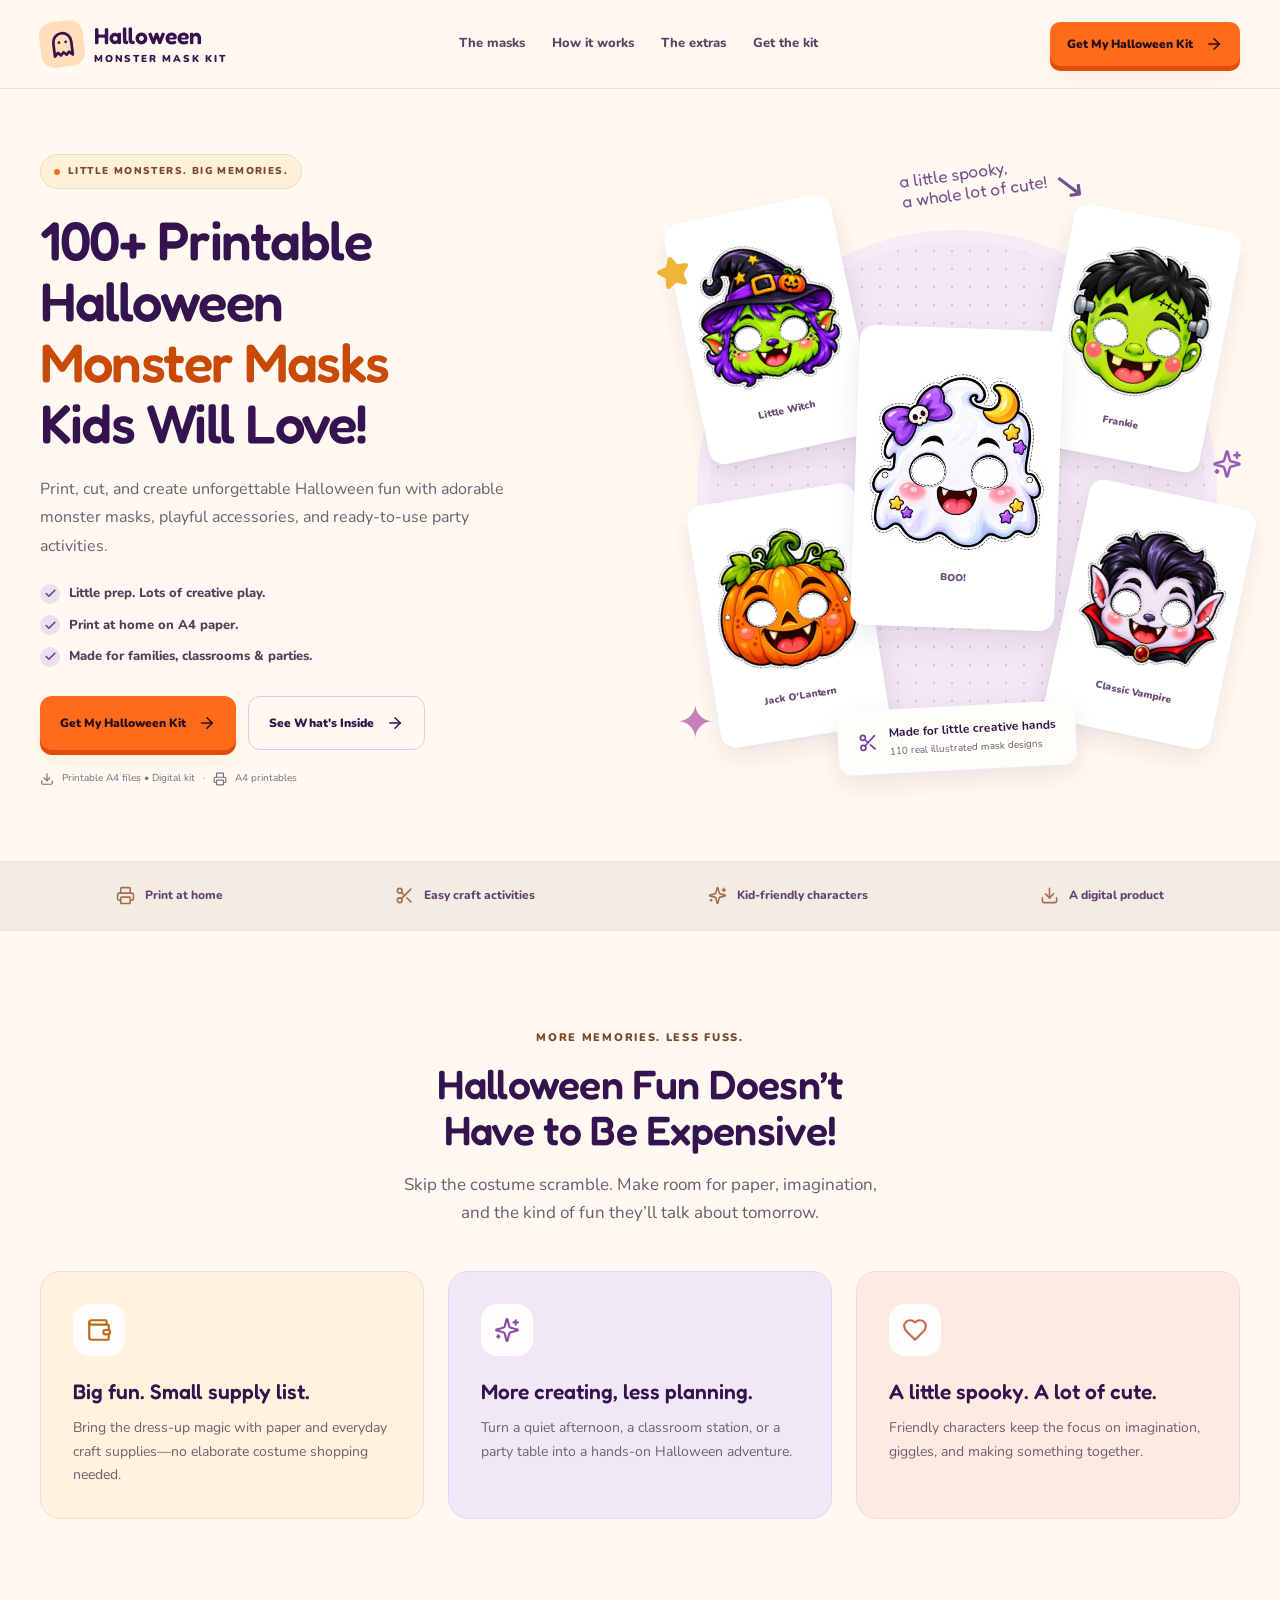
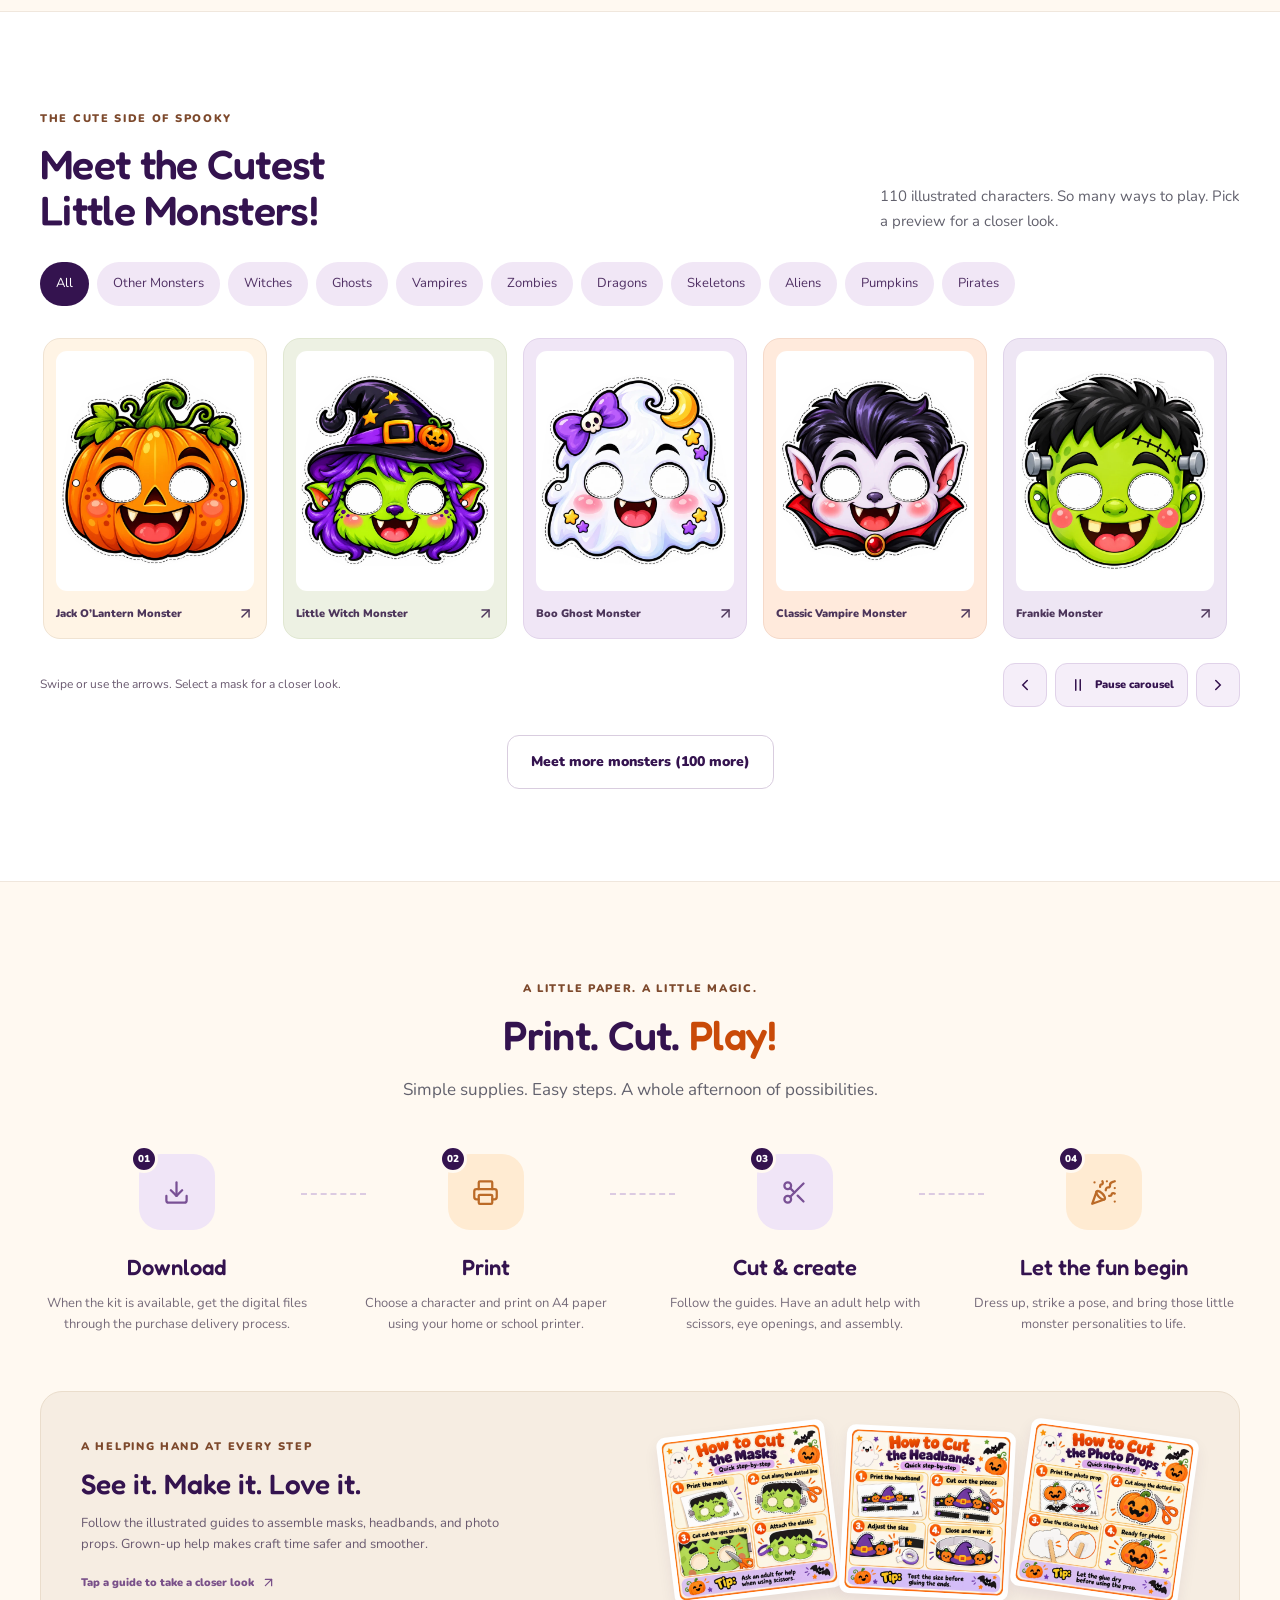
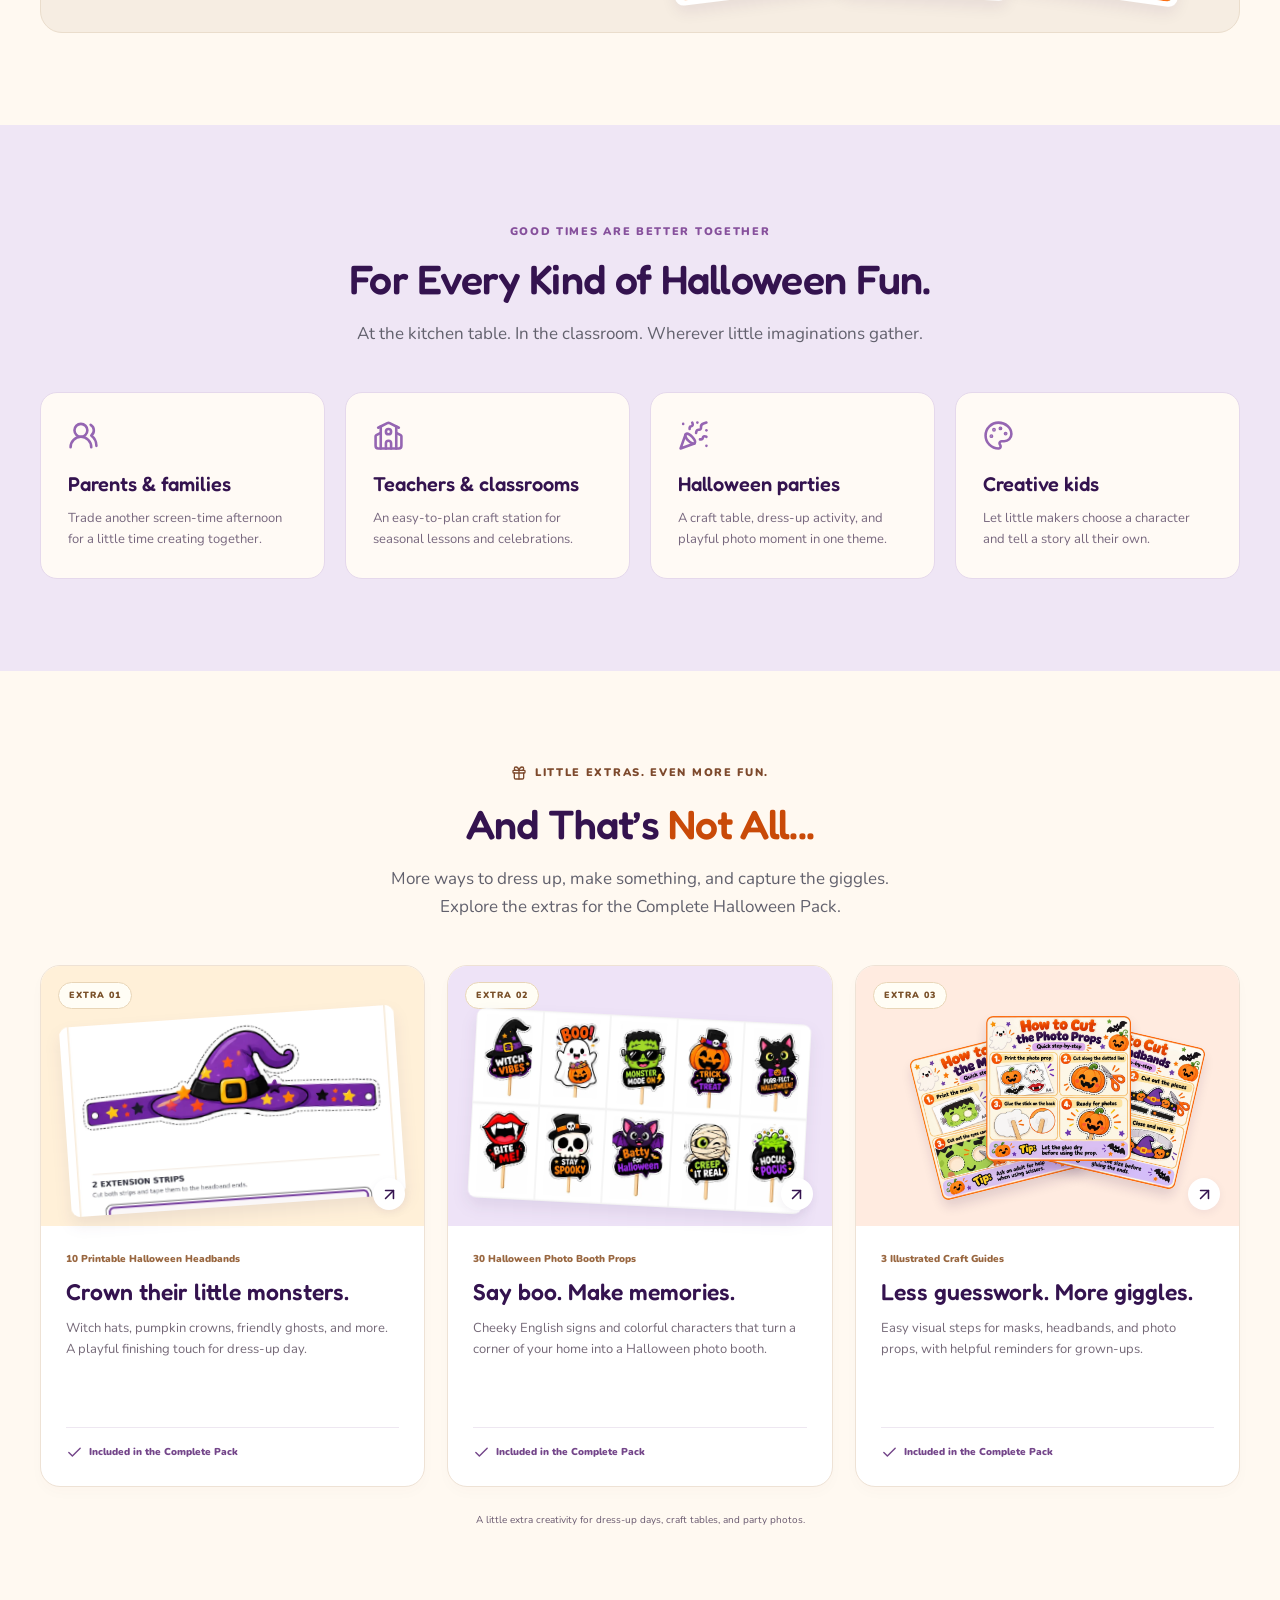
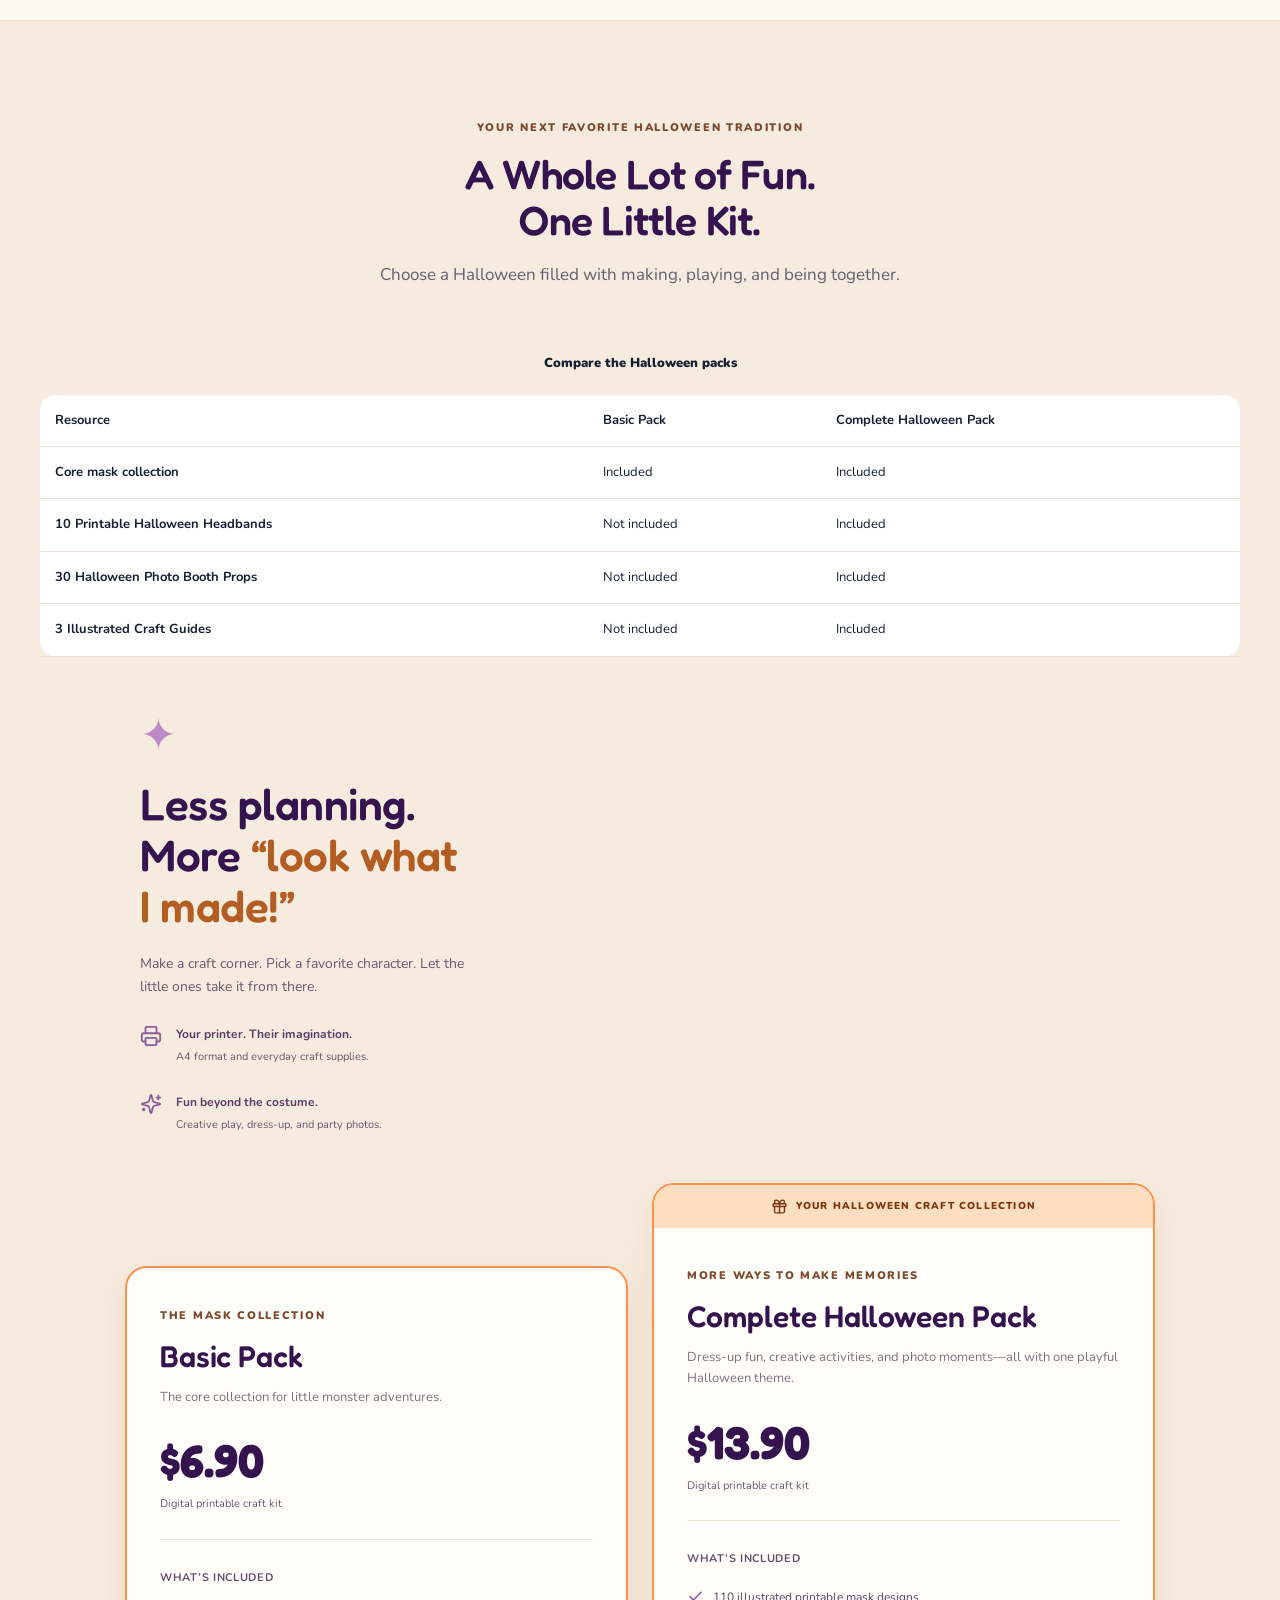
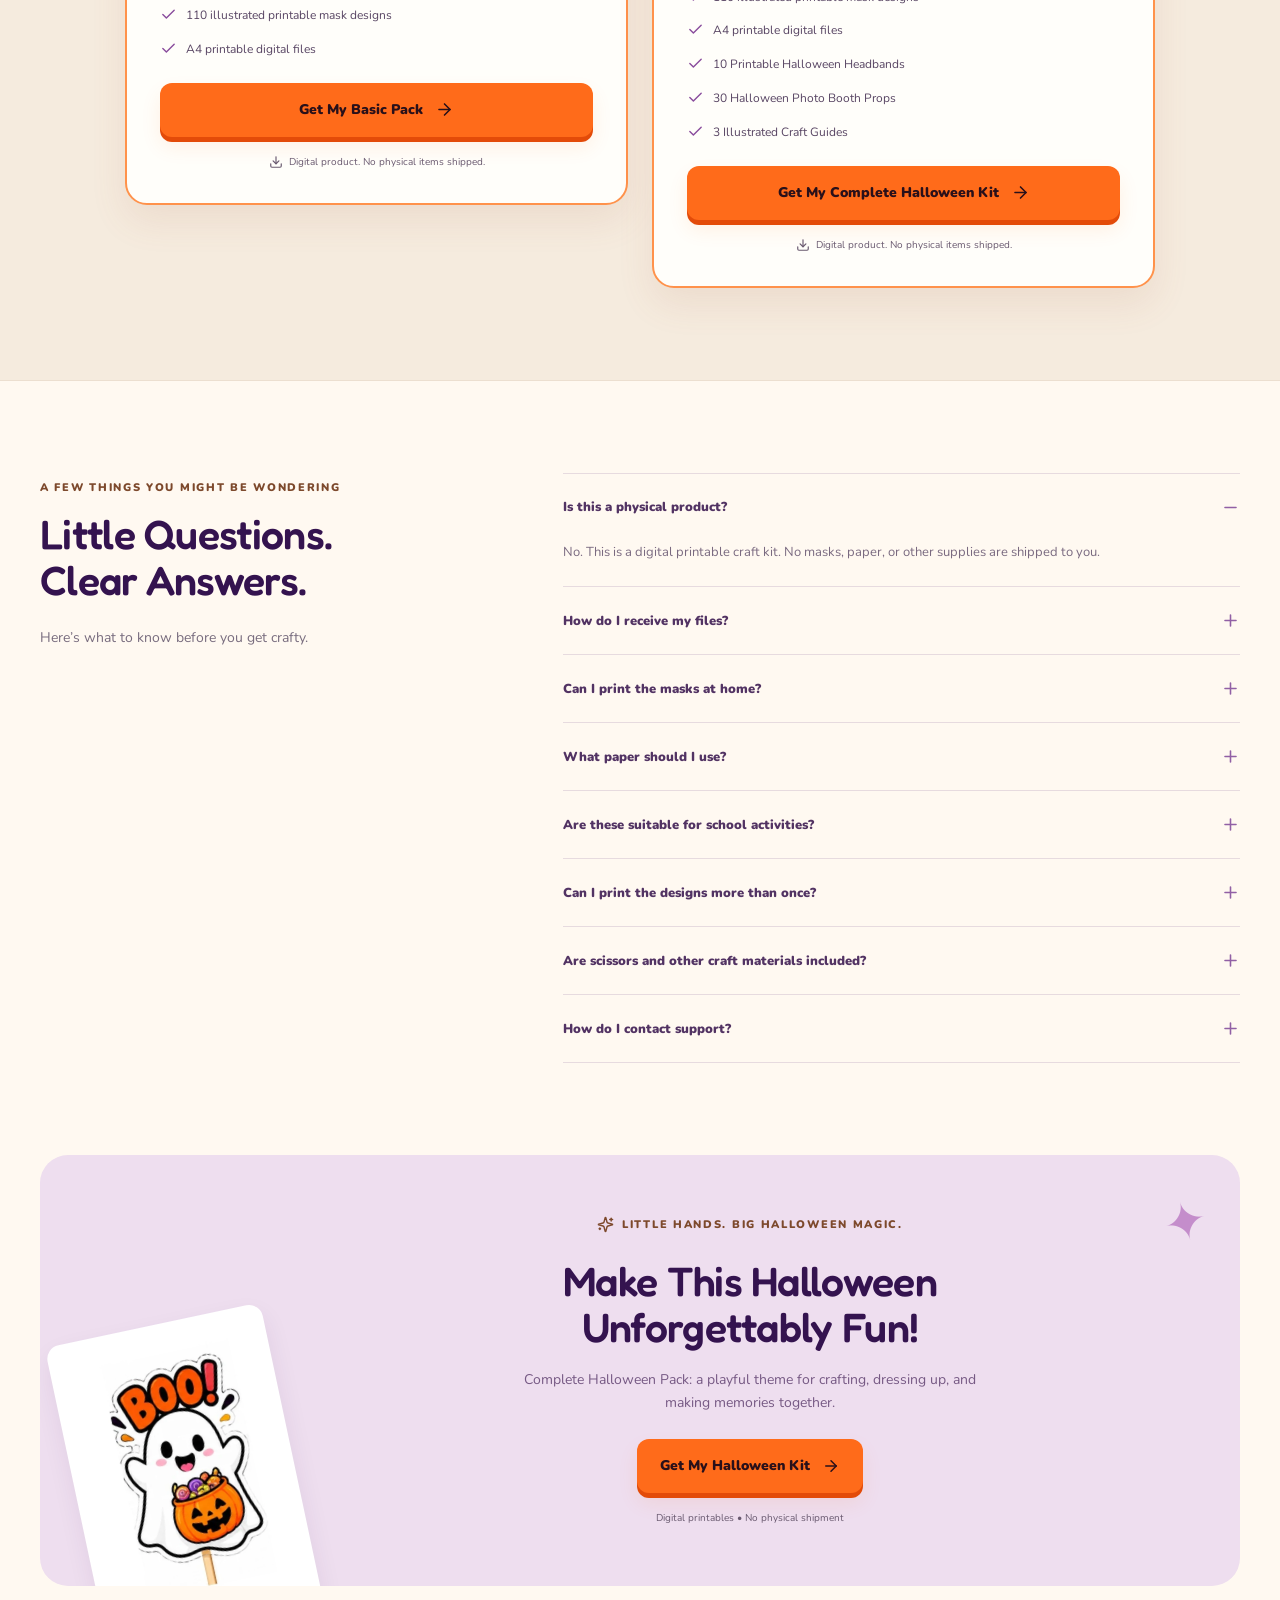
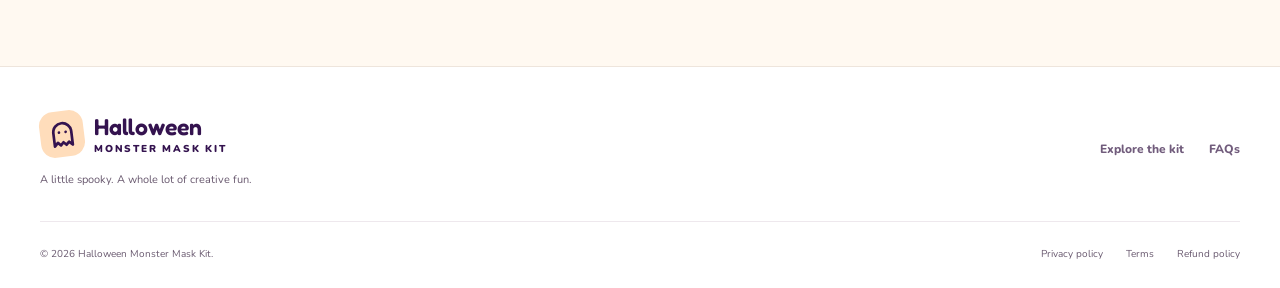
<file: index.html>
<!doctype html>
<html lang="en">
  <head>
    <meta charset="utf-8" />
    <meta name="viewport" content="width=device-width, initial-scale=1" />
    <meta name="theme-color" content="#FFF9F1" />
    <title>Halloween Monster Mask Kit | Printable Halloween Fun</title>
    <meta
      name="description"
      content="Print, cut, and create unforgettable Halloween fun with adorable monster masks, playful accessories, and ready-to-use party activities."
    />
    <meta name="robots" content="noindex, nofollow">
    <meta property="og:title" content="Halloween Monster Mask Kit" />
    <meta
      property="og:description"
      content="Print, cut, and create unforgettable Halloween fun with adorable monster masks, playful accessories, and ready-to-use party activities."
    />
    <meta property="og:locale" content="en_US" />
    <meta property="og:image" content="./og-image.png" />
    <meta property="og:image:width" content="1200" />
    <meta property="og:image:height" content="630" />
    <meta
      property="og:image:alt"
      content="Halloween Monster Mask Kit with real printable pumpkin and ghost masks"
    />
    <meta property="og:type" content="website" />
    <meta name="twitter:card" content="summary_large_image" />
    <meta name="twitter:title" content="Halloween Monster Mask Kit" />
    <meta
      name="twitter:description"
      content="Print, cut, and create unforgettable Halloween fun with adorable monster masks, playful accessories, and ready-to-use party activities."
    />
    <meta name="twitter:image" content="./og-image.png" />
    <link rel="icon" href="./icon.svg" />
    <link rel="stylesheet" href="./assets/styles.css" />
    <link rel="stylesheet" href="./assets/motion.css" />
    <link
      rel="preload"
      as="image"
      href="./assets/halloween/masks/mask-014.webp"
    />
    <link
      rel="preload"
      as="image"
      href="./assets/halloween/masks/mask-041.webp"
    />
    <link
      rel="preload"
      as="image"
      href="./assets/halloween/masks/mask-017.webp"
    />
    <script src="./config.js" defer=""></script>
    <script src="./assets/manifest.js" defer=""></script>
    <script src="./assets/offers.js" defer=""></script>
    <script src="./assets/site.js" defer=""></script>
    <script src="./assets/motion.js" defer=""></script>
  </head>
  <body data-page="home">
    <a class="skip-link" href="#main">Skip to main content</a>
    <header class="navbar">
      <div class="container nav-inner">
        <a
          class="brand"
          aria-label="Halloween Monster Mask Kit home"
          href="./index.html"
          ><span class="brand-icon"
            ><svg
              xmlns="http://www.w3.org/2000/svg"
              width="27"
              height="27"
              viewBox="0 0 24 24"
              fill="none"
              stroke="currentColor"
              stroke-width="2.4"
              stroke-linecap="round"
              stroke-linejoin="round"
              class="lucide lucide-ghost"
            >
              <path d="M9 10h.01"></path>
              <path d="M15 10h.01"></path>
              <path
                d="M12 2a8 8 0 0 0-8 8v12l3-3 2.5 2.5L12 19l2.5 2.5L17 19l3 3V10a8 8 0 0 0-8-8z"
              ></path></svg></span
          ><span
            >Halloween<span class="brand-sub">Monster Mask Kit</span></span
          ></a
        >
        <nav class="desktop-nav" aria-label="Main navigation">
          <a href="./index.html#masks">The masks</a
          ><a href="./index.html#how-it-works">How it works</a
          ><a href="./index.html#bonuses">The extras</a
          ><a href="./index.html#pricing">Get the kit</a>
        </nav>
        <a
          class="button button-primary nav-cta"
          href="./index.html#pricing"
          data-cta="navbar"
          >Get My Halloween Kit<svg
            xmlns="http://www.w3.org/2000/svg"
            width="18"
            height="18"
            viewBox="0 0 24 24"
            fill="none"
            stroke="currentColor"
            stroke-width="2"
            stroke-linecap="round"
            stroke-linejoin="round"
            class="lucide lucide-arrow-right"
            aria-hidden="true"
          >
            <path d="M5 12h14"></path>
            <path d="m12 5 7 7-7 7"></path></svg></a
        ><button
          class="menu-toggle"
          aria-label="Open navigation"
          aria-expanded="false"
          aria-controls="mobile-nav"
        >
          <svg
            xmlns="http://www.w3.org/2000/svg"
            width="24"
            height="24"
            viewBox="0 0 24 24"
            fill="none"
            stroke="currentColor"
            stroke-width="2"
            stroke-linecap="round"
            stroke-linejoin="round"
            class="lucide lucide-menu"
          >
            <line x1="4" x2="20" y1="12" y2="12"></line>
            <line x1="4" x2="20" y1="6" y2="6"></line>
            <line x1="4" x2="20" y1="18" y2="18"></line>
          </svg>
        </button>
      </div>
    </header>
    <main id="main">
      <div class="preview-strip">
        <svg
          xmlns="http://www.w3.org/2000/svg"
          width="14"
          height="14"
          viewBox="0 0 24 24"
          fill="none"
          stroke="currentColor"
          stroke-width="2"
          stroke-linecap="round"
          stroke-linejoin="round"
          class="lucide lucide-sparkles"
          aria-hidden="true"
        >
          <path
            d="M9.937 15.5A2 2 0 0 0 8.5 14.063l-6.135-1.582a.5.5 0 0 1 0-.962L8.5 9.936A2 2 0 0 0 9.937 8.5l1.582-6.135a.5.5 0 0 1 .963 0L14.063 8.5A2 2 0 0 0 15.5 9.937l6.135 1.581a.5.5 0 0 1 0 .964L15.5 14.063a2 2 0 0 0-1.437 1.437l-1.582 6.135a.5.5 0 0 1-.963 0z"
          ></path>
          <path d="M20 3v4"></path>
          <path d="M22 5h-4"></path>
          <path d="M4 17v2"></path>
          <path d="M5 18H3"></path></svg
        ><span
          >A little Halloween magic is on its way. Choose your kit below.</span
        >
      </div>
      <section class="hero" id="hero" aria-labelledby="hero-title">
        <div class="container hero-grid">
          <div class="hero-copy">
            <span class="eyebrow pill"
              ><span class="dot"></span> LITTLE MONSTERS. BIG MEMORIES.</span
            >
            <h1 id="hero-title">
              <span>100+ Printable</span><br /><span>Halloween</span><br /><span
                class="orange-text"
                >Monster Masks</span
              ><br /><span>Kids Will Love!</span>
            </h1>
            <p class="hero-description">
              Print, cut, and create unforgettable Halloween fun with adorable
              monster masks, playful accessories, and ready-to-use party
              activities.
            </p>
            <ul class="hero-benefits">
              <li>
                <span class="check-circle"
                  ><svg
                    xmlns="http://www.w3.org/2000/svg"
                    width="13"
                    height="13"
                    viewBox="0 0 24 24"
                    fill="none"
                    stroke="currentColor"
                    stroke-width="3"
                    stroke-linecap="round"
                    stroke-linejoin="round"
                    class="lucide lucide-check"
                  >
                    <path d="M20 6 9 17l-5-5"></path></svg></span
                >Little prep. Lots of creative play.
              </li>
              <li>
                <span class="check-circle"
                  ><svg
                    xmlns="http://www.w3.org/2000/svg"
                    width="13"
                    height="13"
                    viewBox="0 0 24 24"
                    fill="none"
                    stroke="currentColor"
                    stroke-width="3"
                    stroke-linecap="round"
                    stroke-linejoin="round"
                    class="lucide lucide-check"
                  >
                    <path d="M20 6 9 17l-5-5"></path></svg></span
                >Print at home on A4 paper.
              </li>
              <li>
                <span class="check-circle"
                  ><svg
                    xmlns="http://www.w3.org/2000/svg"
                    width="13"
                    height="13"
                    viewBox="0 0 24 24"
                    fill="none"
                    stroke="currentColor"
                    stroke-width="3"
                    stroke-linecap="round"
                    stroke-linejoin="round"
                    class="lucide lucide-check"
                  >
                    <path d="M20 6 9 17l-5-5"></path></svg></span
                >Made for families, classrooms &amp; parties.
              </li>
            </ul>
            <div class="hero-actions">
              <a
                class="button button-primary"
                href="./index.html#pricing"
                data-cta="hero"
                >Get My Halloween Kit<svg
                  xmlns="http://www.w3.org/2000/svg"
                  width="18"
                  height="18"
                  viewBox="0 0 24 24"
                  fill="none"
                  stroke="currentColor"
                  stroke-width="2"
                  stroke-linecap="round"
                  stroke-linejoin="round"
                  class="lucide lucide-arrow-right"
                  aria-hidden="true"
                >
                  <path d="M5 12h14"></path>
                  <path d="m12 5 7 7-7 7"></path></svg></a
              ><a class="button button-secondary" href="#masks" data-cta="hero"
                >See What's Inside<svg
                  xmlns="http://www.w3.org/2000/svg"
                  width="18"
                  height="18"
                  viewBox="0 0 24 24"
                  fill="none"
                  stroke="currentColor"
                  stroke-width="2"
                  stroke-linecap="round"
                  stroke-linejoin="round"
                  class="lucide lucide-arrow-right"
                  aria-hidden="true"
                >
                  <path d="M5 12h14"></path>
                  <path d="m12 5 7 7-7 7"></path></svg
              ></a>
            </div>
            <p class="hero-micro">
              <svg
                xmlns="http://www.w3.org/2000/svg"
                width="14"
                height="14"
                viewBox="0 0 24 24"
                fill="none"
                stroke="currentColor"
                stroke-width="2"
                stroke-linecap="round"
                stroke-linejoin="round"
                class="lucide lucide-download"
                aria-hidden="true"
              >
                <path d="M21 15v4a2 2 0 0 1-2 2H5a2 2 0 0 1-2-2v-4"></path>
                <polyline points="7 10 12 15 17 10"></polyline>
                <line x1="12" x2="12" y1="15" y2="3"></line></svg
              >Digital kit • Launch preview<span aria-hidden="true">·</span
              ><svg
                xmlns="http://www.w3.org/2000/svg"
                width="14"
                height="14"
                viewBox="0 0 24 24"
                fill="none"
                stroke="currentColor"
                stroke-width="2"
                stroke-linecap="round"
                stroke-linejoin="round"
                class="lucide lucide-printer"
                aria-hidden="true"
              >
                <path
                  d="M6 18H4a2 2 0 0 1-2-2v-5a2 2 0 0 1 2-2h16a2 2 0 0 1 2 2v5a2 2 0 0 1-2 2h-2"
                ></path>
                <path d="M6 9V3a1 1 0 0 1 1-1h10a1 1 0 0 1 1 1v6"></path>
                <rect x="6" y="14" width="12" height="8" rx="1"></rect>
              </svg>
              A4 printables
            </p>
          </div>
          <div class="hero-art mask-hero">
            <div class="art-disc"></div>
            <svg
              xmlns="http://www.w3.org/2000/svg"
              width="24"
              height="24"
              viewBox="0 0 24 24"
              fill="currentColor"
              stroke="currentColor"
              stroke-width="2"
              stroke-linecap="round"
              stroke-linejoin="round"
              class="lucide lucide-star art-star star-one"
              aria-hidden="true"
            >
              <path
                d="M11.525 2.295a.53.53 0 0 1 .95 0l2.31 4.679a2.123 2.123 0 0 0 1.595 1.16l5.166.756a.53.53 0 0 1 .294.904l-3.736 3.638a2.123 2.123 0 0 0-.611 1.878l.882 5.14a.53.53 0 0 1-.771.56l-4.618-2.428a2.122 2.122 0 0 0-1.973 0L6.396 21.01a.53.53 0 0 1-.77-.56l.881-5.139a2.122 2.122 0 0 0-.611-1.879L2.16 9.795a.53.53 0 0 1 .294-.906l5.165-.755a2.122 2.122 0 0 0 1.597-1.16z"
              ></path></svg
            ><svg
              xmlns="http://www.w3.org/2000/svg"
              width="24"
              height="24"
              viewBox="0 0 24 24"
              fill="none"
              stroke="currentColor"
              stroke-width="2"
              stroke-linecap="round"
              stroke-linejoin="round"
              class="lucide lucide-sparkles art-star star-two"
              aria-hidden="true"
            >
              <path
                d="M9.937 15.5A2 2 0 0 0 8.5 14.063l-6.135-1.582a.5.5 0 0 1 0-.962L8.5 9.936A2 2 0 0 0 9.937 8.5l1.582-6.135a.5.5 0 0 1 .963 0L14.063 8.5A2 2 0 0 0 15.5 9.937l6.135 1.581a.5.5 0 0 1 0 .964L15.5 14.063a2 2 0 0 0-1.437 1.437l-1.582 6.135a.5.5 0 0 1-.963 0z"
              ></path>
              <path d="M20 3v4"></path>
              <path d="M22 5h-4"></path>
              <path d="M4 17v2"></path>
              <path d="M5 18H3"></path></svg
            ><span class="hand-note"
              >a little spooky,<br />a whole lot of cute!<span
                aria-hidden="true"
                >↘</span
              ></span
            >
            <div class="prop-collage">
              <div class="prop-paper prop-paper-0">
                <img
                  alt="Actual printable little witch monster mask with eye-cutting guides"
                  width="250"
                  height="350"
                  decoding="async"
                  style="
                    color: transparent;
                    clip-path: polygon(
                      0% 56.38%,
                      1% 46.04%,
                      7.5% 19.93%,
                      8% 18.45%,
                      8.5% 17.47%,
                      9.5% 16.48%,
                      22.5% 4.17%,
                      24% 3.19%,
                      28% 1.22%,
                      29.5% 0.72%,
                      32% 0.23%,
                      43% 0.23%,
                      45.5% 0.72%,
                      47.5% 1.22%,
                      50.5% 2.2%,
                      56.5% 5.16%,
                      59.5% 7.13%,
                      81.5% 21.9%,
                      98% 40.62%,
                      99% 42.59%,
                      99.5% 55.39%,
                      99.5% 74.6%,
                      99% 76.08%,
                      95.5% 85.93%,
                      95% 86.92%,
                      93.5% 88.39%,
                      87% 93.81%,
                      85% 94.8%,
                      75% 99.23%,
                      24.5% 99.23%,
                      23% 98.74%,
                      14.5% 94.8%,
                      12.5% 93.81%,
                      5% 87.9%,
                      3.5% 84.95%,
                      0.5% 76.57%,
                      0% 75.1%,
                      0% 61.3%
                    );
                  "
                  src="./assets/halloween/masks/mask-014.webp"
                /><span>Little Witch</span>
              </div>
              <div class="prop-paper prop-paper-1">
                <img
                  alt="Actual printable frankie monster mask with eye-cutting guides"
                  width="250"
                  height="350"
                  decoding="async"
                  style="
                    color: transparent;
                    clip-path: polygon(
                      0% 41.45%,
                      1.5% 31.02%,
                      3.5% 21.06%,
                      4% 20.12%,
                      5% 18.69%,
                      7.5% 16.32%,
                      18.5% 7.32%,
                      34% 1.15%,
                      35.5% 0.68%,
                      38% 0.21%,
                      47.5% 0.21%,
                      65% 2.58%,
                      75% 5.42%,
                      89.5% 13.01%,
                      92.5% 15.85%,
                      93% 16.8%,
                      96% 24.38%,
                      97% 27.23%,
                      99.5% 40.97%,
                      99.5% 50.46%,
                      98% 66.57%,
                      97.5% 68.47%,
                      96.5% 71.31%,
                      95.5% 73.21%,
                      94.5% 74.63%,
                      84% 85.06%,
                      80% 88.86%,
                      78.5% 89.8%,
                      67.5% 95.49%,
                      62.5% 97.86%,
                      61% 98.34%,
                      59% 98.81%,
                      56.5% 99.28%,
                      42% 99.28%,
                      38% 98.34%,
                      36.5% 97.86%,
                      32.5% 95.97%,
                      20.5% 89.8%,
                      18.5% 88.38%,
                      15.5% 85.54%,
                      4% 74.16%,
                      2.5% 71.31%,
                      2% 69.89%,
                      1.5% 68%,
                      0% 50.93%
                    );
                  "
                  src="./assets/halloween/masks/mask-041.webp"
                /><span>Frankie</span>
              </div>
              <div class="prop-paper prop-paper-2">
                <img
                  alt="Actual printable boo ghost monster mask with eye-cutting guides"
                  width="250"
                  height="350"
                  decoding="async"
                  style="
                    color: transparent;
                    clip-path: polygon(
                      0% 59.18%,
                      4% 23.52%,
                      4.5% 22.04%,
                      5.5% 20.55%,
                      6% 20.05%,
                      7.5% 19.06%,
                      29.5% 6.68%,
                      32.5% 5.19%,
                      41.5% 1.73%,
                      44.5% 0.74%,
                      46.5% 0.24%,
                      56.5% 0.24%,
                      76% 3.21%,
                      78% 3.71%,
                      79.5% 4.2%,
                      81% 5.19%,
                      84.5% 8.66%,
                      85.5% 10.64%,
                      91.5% 23.52%,
                      92.5% 26.49%,
                      99.5% 59.18%,
                      99.5% 68.59%,
                      98% 86.92%,
                      97.5% 88.41%,
                      96.5% 89.89%,
                      95.5% 90.88%,
                      94.5% 91.38%,
                      62% 99.3%,
                      51.5% 99.3%,
                      26% 96.83%,
                      24% 96.33%,
                      5% 91.38%,
                      2.5% 88.9%,
                      2% 87.91%,
                      1.5% 85.93%,
                      0% 68.1%
                    );
                  "
                  src="./assets/halloween/masks/mask-017.webp"
                /><span>BOO!</span>
              </div>
              <div class="prop-paper prop-paper-3">
                <img
                  alt="Actual printable jack o’lantern monster mask with eye-cutting guides"
                  loading="lazy"
                  width="250"
                  height="350"
                  decoding="async"
                  style="
                    color: transparent;
                    clip-path: polygon(
                      0% 58.22%,
                      0.5% 54.22%,
                      4.5% 29.22%,
                      5% 27.22%,
                      6.5% 24.22%,
                      13.5% 12.22%,
                      14% 11.72%,
                      15.5% 11.22%,
                      50.5% 0.72%,
                      52.5% 0.22%,
                      59.5% 0.22%,
                      61.5% 0.72%,
                      65.5% 2.72%,
                      91.5% 18.72%,
                      93.5% 20.72%,
                      96% 28.22%,
                      99.5% 58.22%,
                      99.5% 68.22%,
                      99% 72.22%,
                      98% 76.22%,
                      97.5% 77.72%,
                      95.5% 81.72%,
                      94.5% 83.22%,
                      91% 86.72%,
                      86% 90.72%,
                      84% 92.22%,
                      79% 94.72%,
                      77.5% 95.22%,
                      55% 99.22%,
                      44% 99.22%,
                      24.5% 95.72%,
                      22% 95.22%,
                      20.5% 94.72%,
                      15.5% 92.22%,
                      13.5% 90.72%,
                      8.5% 86.72%,
                      4.5% 82.72%,
                      2% 77.72%,
                      1.5% 76.22%,
                      0.5% 72.22%,
                      0% 68.22%
                    );
                  "
                  src="./assets/halloween/masks/mask-020.webp"
                /><span>Jack O’Lantern</span>
              </div>
              <div class="prop-paper prop-paper-4">
                <img
                  alt="Actual printable classic vampire monster mask with eye-cutting guides"
                  loading="lazy"
                  width="250"
                  height="350"
                  decoding="async"
                  style="
                    color: transparent;
                    clip-path: polygon(
                      0% 33.75%,
                      14% 11.58%,
                      16% 9.52%,
                      26% 3.84%,
                      45.5% 0.23%,
                      57.5% 0.23%,
                      59.5% 0.75%,
                      79% 6.42%,
                      79.5% 6.94%,
                      89.5% 19.31%,
                      99.5% 33.75%,
                      99.5% 41.49%,
                      99% 72.42%,
                      84% 93.05%,
                      83.5% 93.57%,
                      53.5% 99.24%,
                      46% 99.24%,
                      16% 93.57%,
                      15% 92.53%,
                      0.5% 72.42%,
                      0% 41.49%
                    );
                  "
                  src="./assets/halloween/masks/mask-011.webp"
                /><span>Classic Vampire</span>
              </div>
            </div>
            <div class="art-label">
              <svg
                xmlns="http://www.w3.org/2000/svg"
                width="20"
                height="20"
                viewBox="0 0 24 24"
                fill="none"
                stroke="currentColor"
                stroke-width="2"
                stroke-linecap="round"
                stroke-linejoin="round"
                class="lucide lucide-scissors"
              >
                <circle cx="6" cy="6" r="3"></circle>
                <path d="M8.12 8.12 12 12"></path>
                <path d="M20 4 8.12 15.88"></path>
                <circle cx="6" cy="18" r="3"></circle>
                <path d="M14.8 14.8 20 20"></path>
              </svg>
              <div>
                <strong>Made for little creative hands</strong
                ><span>110 real illustrated mask designs</span>
              </div>
            </div>
            <span class="art-scribble" aria-hidden="true">✦</span>
          </div>
        </div>
      </section>
      <div class="feature-ribbon">
        <div class="container">
          <span
            ><svg
              xmlns="http://www.w3.org/2000/svg"
              width="19"
              height="19"
              viewBox="0 0 24 24"
              fill="none"
              stroke="currentColor"
              stroke-width="2"
              stroke-linecap="round"
              stroke-linejoin="round"
              class="lucide lucide-printer"
            >
              <path
                d="M6 18H4a2 2 0 0 1-2-2v-5a2 2 0 0 1 2-2h16a2 2 0 0 1 2 2v5a2 2 0 0 1-2 2h-2"
              ></path>
              <path d="M6 9V3a1 1 0 0 1 1-1h10a1 1 0 0 1 1 1v6"></path>
              <rect x="6" y="14" width="12" height="8" rx="1"></rect>
            </svg>
            Print at home</span
          ><span
            ><svg
              xmlns="http://www.w3.org/2000/svg"
              width="19"
              height="19"
              viewBox="0 0 24 24"
              fill="none"
              stroke="currentColor"
              stroke-width="2"
              stroke-linecap="round"
              stroke-linejoin="round"
              class="lucide lucide-scissors"
            >
              <circle cx="6" cy="6" r="3"></circle>
              <path d="M8.12 8.12 12 12"></path>
              <path d="M20 4 8.12 15.88"></path>
              <circle cx="6" cy="18" r="3"></circle>
              <path d="M14.8 14.8 20 20"></path>
            </svg>
            Easy craft activities</span
          ><span
            ><svg
              xmlns="http://www.w3.org/2000/svg"
              width="19"
              height="19"
              viewBox="0 0 24 24"
              fill="none"
              stroke="currentColor"
              stroke-width="2"
              stroke-linecap="round"
              stroke-linejoin="round"
              class="lucide lucide-sparkles"
            >
              <path
                d="M9.937 15.5A2 2 0 0 0 8.5 14.063l-6.135-1.582a.5.5 0 0 1 0-.962L8.5 9.936A2 2 0 0 0 9.937 8.5l1.582-6.135a.5.5 0 0 1 .963 0L14.063 8.5A2 2 0 0 0 15.5 9.937l6.135 1.581a.5.5 0 0 1 0 .964L15.5 14.063a2 2 0 0 0-1.437 1.437l-1.582 6.135a.5.5 0 0 1-.963 0z"
              ></path>
              <path d="M20 3v4"></path>
              <path d="M22 5h-4"></path>
              <path d="M4 17v2"></path>
              <path d="M5 18H3"></path>
            </svg>
            Kid-friendly characters</span
          ><span
            ><svg
              xmlns="http://www.w3.org/2000/svg"
              width="19"
              height="19"
              viewBox="0 0 24 24"
              fill="none"
              stroke="currentColor"
              stroke-width="2"
              stroke-linecap="round"
              stroke-linejoin="round"
              class="lucide lucide-download"
            >
              <path d="M21 15v4a2 2 0 0 1-2 2H5a2 2 0 0 1-2-2v-4"></path>
              <polyline points="7 10 12 15 17 10"></polyline>
              <line x1="12" x2="12" y1="15" y2="3"></line>
            </svg>
            A digital product</span
          >
        </div>
      </div>
      <section class="section" aria-labelledby="benefit-title">
        <div class="container">
          <div class="section-heading">
            <span class="eyebrow">MORE MEMORIES. LESS FUSS.</span>
            <h2 id="benefit-title">
              Halloween Fun Doesn’t<br class="desktop-break" />
              Have to Be Expensive!
            </h2>
            <p>
              Skip the costume scramble. Make room for paper, imagination,<br
                class="desktop-break"
              />
              and the kind of fun they’ll talk about tomorrow.
            </p>
          </div>
          <div class="benefit-grid">
            <article class="benefit-card tone-0">
              <span class="icon-tile"
                ><svg
                  xmlns="http://www.w3.org/2000/svg"
                  width="26"
                  height="26"
                  viewBox="0 0 24 24"
                  fill="none"
                  stroke="currentColor"
                  stroke-width="2"
                  stroke-linecap="round"
                  stroke-linejoin="round"
                  class="lucide lucide-wallet"
                >
                  <path
                    d="M19 7V4a1 1 0 0 0-1-1H5a2 2 0 0 0 0 4h15a1 1 0 0 1 1 1v4h-3a2 2 0 0 0 0 4h3a1 1 0 0 0 1-1v-2a1 1 0 0 0-1-1"
                  ></path>
                  <path
                    d="M3 5v14a2 2 0 0 0 2 2h15a1 1 0 0 0 1-1v-4"
                  ></path></svg
              ></span>
              <h3>Big fun. Small supply list.</h3>
              <p>
                Bring the dress-up magic with paper and everyday craft
                supplies—no elaborate costume shopping needed.
              </p>
            </article>
            <article class="benefit-card tone-1">
              <span class="icon-tile"
                ><svg
                  xmlns="http://www.w3.org/2000/svg"
                  width="26"
                  height="26"
                  viewBox="0 0 24 24"
                  fill="none"
                  stroke="currentColor"
                  stroke-width="2"
                  stroke-linecap="round"
                  stroke-linejoin="round"
                  class="lucide lucide-sparkles"
                >
                  <path
                    d="M9.937 15.5A2 2 0 0 0 8.5 14.063l-6.135-1.582a.5.5 0 0 1 0-.962L8.5 9.936A2 2 0 0 0 9.937 8.5l1.582-6.135a.5.5 0 0 1 .963 0L14.063 8.5A2 2 0 0 0 15.5 9.937l6.135 1.581a.5.5 0 0 1 0 .964L15.5 14.063a2 2 0 0 0-1.437 1.437l-1.582 6.135a.5.5 0 0 1-.963 0z"
                  ></path>
                  <path d="M20 3v4"></path>
                  <path d="M22 5h-4"></path>
                  <path d="M4 17v2"></path>
                  <path d="M5 18H3"></path></svg
              ></span>
              <h3>More creating, less planning.</h3>
              <p>
                Turn a quiet afternoon, a classroom station, or a party table
                into a hands-on Halloween adventure.
              </p>
            </article>
            <article class="benefit-card tone-2">
              <span class="icon-tile"
                ><svg
                  xmlns="http://www.w3.org/2000/svg"
                  width="26"
                  height="26"
                  viewBox="0 0 24 24"
                  fill="none"
                  stroke="currentColor"
                  stroke-width="2"
                  stroke-linecap="round"
                  stroke-linejoin="round"
                  class="lucide lucide-heart"
                >
                  <path
                    d="M19 14c1.49-1.46 3-3.21 3-5.5A5.5 5.5 0 0 0 16.5 3c-1.76 0-3 .5-4.5 2-1.5-1.5-2.74-2-4.5-2A5.5 5.5 0 0 0 2 8.5c0 2.3 1.5 4.05 3 5.5l7 7Z"
                  ></path></svg
              ></span>
              <h3>A little spooky. A lot of cute.</h3>
              <p>
                Friendly characters keep the focus on imagination, giggles, and
                making something together.
              </p>
            </article>
          </div>
        </div>
      </section>
      <section
        class="section gallery-section"
        id="masks"
        aria-labelledby="gallery-title"
      >
        <div class="container">
          <div class="gallery-heading">
            <div>
              <span class="eyebrow">THE CUTE SIDE OF SPOOKY</span>
              <h2 id="gallery-title">
                Meet the Cutest<br />
                Little Monsters!
              </h2>
            </div>
            <p>
              110 illustrated characters. So many ways to play. Pick a preview
              for a closer look.
            </p>
          </div>
          <div class="filters" aria-label="Filter masks">
            <button aria-pressed="true">All</button
            ><button aria-pressed="false">Other Monsters</button
            ><button aria-pressed="false">Witches</button
            ><button aria-pressed="false">Ghosts</button
            ><button aria-pressed="false">Vampires</button
            ><button aria-pressed="false">Zombies</button
            ><button aria-pressed="false">Dragons</button
            ><button aria-pressed="false">Skeletons</button
            ><button aria-pressed="false">Aliens</button
            ><button aria-pressed="false">Pumpkins</button
            ><button aria-pressed="false">Pirates</button>
          </div>
          <div class="gallery-grid">
            <button
              class="gallery-card gallery-tone-0"
              aria-label="Enlarge Jack O’Lantern Monster"
            >
              <div class="gallery-image">
                <img
                  alt="Actual printable jack o’lantern monster mask with eye-cutting guides"
                  loading="lazy"
                  width="320"
                  height="440"
                  decoding="async"
                  style="
                    color: transparent;
                    clip-path: polygon(
                      0% 58.22%,
                      0.5% 54.22%,
                      4.5% 29.22%,
                      5% 27.22%,
                      6.5% 24.22%,
                      13.5% 12.22%,
                      14% 11.72%,
                      15.5% 11.22%,
                      50.5% 0.72%,
                      52.5% 0.22%,
                      59.5% 0.22%,
                      61.5% 0.72%,
                      65.5% 2.72%,
                      91.5% 18.72%,
                      93.5% 20.72%,
                      96% 28.22%,
                      99.5% 58.22%,
                      99.5% 68.22%,
                      99% 72.22%,
                      98% 76.22%,
                      97.5% 77.72%,
                      95.5% 81.72%,
                      94.5% 83.22%,
                      91% 86.72%,
                      86% 90.72%,
                      84% 92.22%,
                      79% 94.72%,
                      77.5% 95.22%,
                      55% 99.22%,
                      44% 99.22%,
                      24.5% 95.72%,
                      22% 95.22%,
                      20.5% 94.72%,
                      15.5% 92.22%,
                      13.5% 90.72%,
                      8.5% 86.72%,
                      4.5% 82.72%,
                      2% 77.72%,
                      1.5% 76.22%,
                      0.5% 72.22%,
                      0% 68.22%
                    );
                  "
                  src="./assets/halloween/masks/mask-020.webp"
                />
              </div>
              <span class="gallery-card-label"
                >Jack O’Lantern Monster<svg
                  xmlns="http://www.w3.org/2000/svg"
                  width="17"
                  height="17"
                  viewBox="0 0 24 24"
                  fill="none"
                  stroke="currentColor"
                  stroke-width="2"
                  stroke-linecap="round"
                  stroke-linejoin="round"
                  class="lucide lucide-arrow-up-right"
                >
                  <path d="M7 7h10v10"></path>
                  <path d="M7 17 17 7"></path></svg
              ></span></button
            ><button
              class="gallery-card gallery-tone-1"
              aria-label="Enlarge Little Witch Monster"
            >
              <div class="gallery-image">
                <img
                  alt="Actual printable little witch monster mask with eye-cutting guides"
                  loading="lazy"
                  width="320"
                  height="440"
                  decoding="async"
                  style="
                    color: transparent;
                    clip-path: polygon(
                      0% 56.38%,
                      1% 46.04%,
                      7.5% 19.93%,
                      8% 18.45%,
                      8.5% 17.47%,
                      9.5% 16.48%,
                      22.5% 4.17%,
                      24% 3.19%,
                      28% 1.22%,
                      29.5% 0.72%,
                      32% 0.23%,
                      43% 0.23%,
                      45.5% 0.72%,
                      47.5% 1.22%,
                      50.5% 2.2%,
                      56.5% 5.16%,
                      59.5% 7.13%,
                      81.5% 21.9%,
                      98% 40.62%,
                      99% 42.59%,
                      99.5% 55.39%,
                      99.5% 74.6%,
                      99% 76.08%,
                      95.5% 85.93%,
                      95% 86.92%,
                      93.5% 88.39%,
                      87% 93.81%,
                      85% 94.8%,
                      75% 99.23%,
                      24.5% 99.23%,
                      23% 98.74%,
                      14.5% 94.8%,
                      12.5% 93.81%,
                      5% 87.9%,
                      3.5% 84.95%,
                      0.5% 76.57%,
                      0% 75.1%,
                      0% 61.3%
                    );
                  "
                  src="./assets/halloween/masks/mask-014.webp"
                />
              </div>
              <span class="gallery-card-label"
                >Little Witch Monster<svg
                  xmlns="http://www.w3.org/2000/svg"
                  width="17"
                  height="17"
                  viewBox="0 0 24 24"
                  fill="none"
                  stroke="currentColor"
                  stroke-width="2"
                  stroke-linecap="round"
                  stroke-linejoin="round"
                  class="lucide lucide-arrow-up-right"
                >
                  <path d="M7 7h10v10"></path>
                  <path d="M7 17 17 7"></path></svg
              ></span></button
            ><button
              class="gallery-card gallery-tone-2"
              aria-label="Enlarge Boo Ghost Monster"
            >
              <div class="gallery-image">
                <img
                  alt="Actual printable boo ghost monster mask with eye-cutting guides"
                  loading="lazy"
                  width="320"
                  height="440"
                  decoding="async"
                  style="
                    color: transparent;
                    clip-path: polygon(
                      0% 59.18%,
                      4% 23.52%,
                      4.5% 22.04%,
                      5.5% 20.55%,
                      6% 20.05%,
                      7.5% 19.06%,
                      29.5% 6.68%,
                      32.5% 5.19%,
                      41.5% 1.73%,
                      44.5% 0.74%,
                      46.5% 0.24%,
                      56.5% 0.24%,
                      76% 3.21%,
                      78% 3.71%,
                      79.5% 4.2%,
                      81% 5.19%,
                      84.5% 8.66%,
                      85.5% 10.64%,
                      91.5% 23.52%,
                      92.5% 26.49%,
                      99.5% 59.18%,
                      99.5% 68.59%,
                      98% 86.92%,
                      97.5% 88.41%,
                      96.5% 89.89%,
                      95.5% 90.88%,
                      94.5% 91.38%,
                      62% 99.3%,
                      51.5% 99.3%,
                      26% 96.83%,
                      24% 96.33%,
                      5% 91.38%,
                      2.5% 88.9%,
                      2% 87.91%,
                      1.5% 85.93%,
                      0% 68.1%
                    );
                  "
                  src="./assets/halloween/masks/mask-017.webp"
                />
              </div>
              <span class="gallery-card-label"
                >Boo Ghost Monster<svg
                  xmlns="http://www.w3.org/2000/svg"
                  width="17"
                  height="17"
                  viewBox="0 0 24 24"
                  fill="none"
                  stroke="currentColor"
                  stroke-width="2"
                  stroke-linecap="round"
                  stroke-linejoin="round"
                  class="lucide lucide-arrow-up-right"
                >
                  <path d="M7 7h10v10"></path>
                  <path d="M7 17 17 7"></path></svg
              ></span></button
            ><button
              class="gallery-card gallery-tone-3"
              aria-label="Enlarge Classic Vampire Monster"
            >
              <div class="gallery-image">
                <img
                  alt="Actual printable classic vampire monster mask with eye-cutting guides"
                  loading="lazy"
                  width="320"
                  height="440"
                  decoding="async"
                  style="
                    color: transparent;
                    clip-path: polygon(
                      0% 33.75%,
                      14% 11.58%,
                      16% 9.52%,
                      26% 3.84%,
                      45.5% 0.23%,
                      57.5% 0.23%,
                      59.5% 0.75%,
                      79% 6.42%,
                      79.5% 6.94%,
                      89.5% 19.31%,
                      99.5% 33.75%,
                      99.5% 41.49%,
                      99% 72.42%,
                      84% 93.05%,
                      83.5% 93.57%,
                      53.5% 99.24%,
                      46% 99.24%,
                      16% 93.57%,
                      15% 92.53%,
                      0.5% 72.42%,
                      0% 41.49%
                    );
                  "
                  src="./assets/halloween/masks/mask-011.webp"
                />
              </div>
              <span class="gallery-card-label"
                >Classic Vampire Monster<svg
                  xmlns="http://www.w3.org/2000/svg"
                  width="17"
                  height="17"
                  viewBox="0 0 24 24"
                  fill="none"
                  stroke="currentColor"
                  stroke-width="2"
                  stroke-linecap="round"
                  stroke-linejoin="round"
                  class="lucide lucide-arrow-up-right"
                >
                  <path d="M7 7h10v10"></path>
                  <path d="M7 17 17 7"></path></svg
              ></span></button
            ><button
              class="gallery-card gallery-tone-4"
              aria-label="Enlarge Frankie Monster"
            >
              <div class="gallery-image">
                <img
                  alt="Actual printable frankie monster mask with eye-cutting guides"
                  loading="lazy"
                  width="320"
                  height="440"
                  decoding="async"
                  style="
                    color: transparent;
                    clip-path: polygon(
                      0% 41.45%,
                      1.5% 31.02%,
                      3.5% 21.06%,
                      4% 20.12%,
                      5% 18.69%,
                      7.5% 16.32%,
                      18.5% 7.32%,
                      34% 1.15%,
                      35.5% 0.68%,
                      38% 0.21%,
                      47.5% 0.21%,
                      65% 2.58%,
                      75% 5.42%,
                      89.5% 13.01%,
                      92.5% 15.85%,
                      93% 16.8%,
                      96% 24.38%,
                      97% 27.23%,
                      99.5% 40.97%,
                      99.5% 50.46%,
                      98% 66.57%,
                      97.5% 68.47%,
                      96.5% 71.31%,
                      95.5% 73.21%,
                      94.5% 74.63%,
                      84% 85.06%,
                      80% 88.86%,
                      78.5% 89.8%,
                      67.5% 95.49%,
                      62.5% 97.86%,
                      61% 98.34%,
                      59% 98.81%,
                      56.5% 99.28%,
                      42% 99.28%,
                      38% 98.34%,
                      36.5% 97.86%,
                      32.5% 95.97%,
                      20.5% 89.8%,
                      18.5% 88.38%,
                      15.5% 85.54%,
                      4% 74.16%,
                      2.5% 71.31%,
                      2% 69.89%,
                      1.5% 68%,
                      0% 50.93%
                    );
                  "
                  src="./assets/halloween/masks/mask-041.webp"
                />
              </div>
              <span class="gallery-card-label"
                >Frankie Monster<svg
                  xmlns="http://www.w3.org/2000/svg"
                  width="17"
                  height="17"
                  viewBox="0 0 24 24"
                  fill="none"
                  stroke="currentColor"
                  stroke-width="2"
                  stroke-linecap="round"
                  stroke-linejoin="round"
                  class="lucide lucide-arrow-up-right"
                >
                  <path d="M7 7h10v10"></path>
                  <path d="M7 17 17 7"></path></svg
              ></span></button
            ><button
              class="gallery-card gallery-tone-0"
              aria-label="Enlarge Dragon Monster"
            >
              <div class="gallery-image">
                <img
                  alt="Actual printable dragon monster mask with eye-cutting guides"
                  loading="lazy"
                  width="320"
                  height="440"
                  decoding="async"
                  style="
                    color: transparent;
                    clip-path: polygon(
                      0% 43.46%,
                      1% 22.86%,
                      19% 4.78%,
                      21% 3.27%,
                      22.5% 2.27%,
                      25.5% 0.76%,
                      27.5% 0.26%,
                      72% 0.26%,
                      74% 0.76%,
                      77% 2.27%,
                      78.5% 3.27%,
                      80.5% 4.78%,
                      83.5% 7.29%,
                      84% 7.79%,
                      98.5% 22.86%,
                      100% 43.46%,
                      100% 50.49%,
                      98.5% 68.58%,
                      92.5% 79.63%,
                      91.5% 80.64%,
                      82% 88.67%,
                      80.5% 89.68%,
                      76.5% 91.69%,
                      63% 97.21%,
                      60% 98.22%,
                      58% 98.72%,
                      55% 99.22%,
                      44.5% 99.22%,
                      41.5% 98.72%,
                      39.5% 98.22%,
                      38% 97.72%,
                      23% 91.69%,
                      19% 89.68%,
                      17.5% 88.67%,
                      8% 80.64%,
                      7% 79.63%,
                      1% 68.58%,
                      0% 49.99%
                    );
                  "
                  src="./assets/halloween/masks/mask-050.webp"
                />
              </div>
              <span class="gallery-card-label"
                >Dragon Monster<svg
                  xmlns="http://www.w3.org/2000/svg"
                  width="17"
                  height="17"
                  viewBox="0 0 24 24"
                  fill="none"
                  stroke="currentColor"
                  stroke-width="2"
                  stroke-linecap="round"
                  stroke-linejoin="round"
                  class="lucide lucide-arrow-up-right"
                >
                  <path d="M7 7h10v10"></path>
                  <path d="M7 17 17 7"></path></svg
              ></span></button
            ><button
              class="gallery-card gallery-tone-1"
              aria-label="Enlarge Skeleton Smile Monster"
            >
              <div class="gallery-image">
                <img
                  alt="Actual printable skeleton smile monster mask with eye-cutting guides"
                  loading="lazy"
                  width="320"
                  height="440"
                  decoding="async"
                  style="
                    color: transparent;
                    clip-path: polygon(
                      0% 30.56%,
                      4% 21.47%,
                      11% 14.39%,
                      28% 3.78%,
                      30% 2.77%,
                      46% 0.25%,
                      56.5% 0.25%,
                      76.5% 9.34%,
                      77.5% 9.85%,
                      94% 19.95%,
                      95.5% 21.47%,
                      99.5% 29.55%,
                      100% 31.07%,
                      100% 39.15%,
                      98% 73.01%,
                      97.5% 74.52%,
                      95% 80.58%,
                      93.5% 82.1%,
                      82.5% 89.68%,
                      79.5% 91.19%,
                      65% 96.25%,
                      63.5% 96.75%,
                      54.5% 99.28%,
                      45% 99.28%,
                      36.5% 96.75%,
                      33.5% 95.74%,
                      19% 90.69%,
                      17% 89.68%,
                      6.5% 82.61%,
                      4.5% 80.58%,
                      4% 79.57%,
                      1.5% 73.51%,
                      0% 39.66%
                    );
                  "
                  src="./assets/halloween/masks/mask-018.webp"
                />
              </div>
              <span class="gallery-card-label"
                >Skeleton Smile Monster<svg
                  xmlns="http://www.w3.org/2000/svg"
                  width="17"
                  height="17"
                  viewBox="0 0 24 24"
                  fill="none"
                  stroke="currentColor"
                  stroke-width="2"
                  stroke-linecap="round"
                  stroke-linejoin="round"
                  class="lucide lucide-arrow-up-right"
                >
                  <path d="M7 7h10v10"></path>
                  <path d="M7 17 17 7"></path></svg
              ></span></button
            ><button
              class="gallery-card gallery-tone-2"
              aria-label="Enlarge Little Bat Monster"
            >
              <div class="gallery-image">
                <img
                  alt="Actual printable little bat monster mask with eye-cutting guides"
                  loading="lazy"
                  width="320"
                  height="440"
                  decoding="async"
                  style="
                    color: transparent;
                    clip-path: polygon(
                      0% 58.08%,
                      6% 16.39%,
                      6.5% 13.79%,
                      8% 7.53%,
                      9% 4.41%,
                      9.5% 3.36%,
                      10.5% 1.8%,
                      11% 1.28%,
                      13% 0.24%,
                      21% 0.24%,
                      89% 0.76%,
                      90.5% 1.8%,
                      91.5% 3.36%,
                      92% 4.93%,
                      92.5% 7.01%,
                      93% 9.62%,
                      100% 57.04%,
                      100% 63.82%,
                      99% 83.1%,
                      87.5% 92.48%,
                      62% 99.25%,
                      37.5% 99.25%,
                      12% 92.48%,
                      0.5% 83.1%,
                      0% 82.58%,
                      0% 63.29%
                    );
                  "
                  src="./assets/halloween/masks/mask-035.webp"
                />
              </div>
              <span class="gallery-card-label"
                >Little Bat Monster<svg
                  xmlns="http://www.w3.org/2000/svg"
                  width="17"
                  height="17"
                  viewBox="0 0 24 24"
                  fill="none"
                  stroke="currentColor"
                  stroke-width="2"
                  stroke-linecap="round"
                  stroke-linejoin="round"
                  class="lucide lucide-arrow-up-right"
                >
                  <path d="M7 7h10v10"></path>
                  <path d="M7 17 17 7"></path></svg
              ></span></button
            ><button
              class="gallery-card gallery-tone-3"
              aria-label="Enlarge Alien Monster"
            >
              <div class="gallery-image">
                <img
                  alt="Actual printable alien monster mask with eye-cutting guides"
                  loading="lazy"
                  width="320"
                  height="440"
                  decoding="async"
                  style="
                    color: transparent;
                    clip-path: polygon(
                      0% 39%,
                      11% 7.09%,
                      12% 5%,
                      14.5% 2.38%,
                      16% 1.33%,
                      19% 0.29%,
                      28% 0.29%,
                      81% 1.33%,
                      82.5% 1.86%,
                      83.5% 2.38%,
                      85% 3.43%,
                      87% 5.52%,
                      88% 7.61%,
                      99.5% 39.53%,
                      99.5% 48.42%,
                      97% 65.16%,
                      96.5% 67.26%,
                      96% 68.83%,
                      95% 70.92%,
                      94% 72.49%,
                      85.5% 85.04%,
                      81.5% 89.23%,
                      80% 90.28%,
                      77.5% 91.85%,
                      74% 93.42%,
                      72.5% 93.94%,
                      55% 99.17%,
                      45% 99.17%,
                      43% 98.65%,
                      26% 93.42%,
                      23.5% 92.37%,
                      19.5% 90.28%,
                      18% 89.23%,
                      13.5% 84.52%,
                      5.5% 72.49%,
                      4.5% 70.92%,
                      3.5% 68.83%,
                      2.5% 65.69%,
                      0% 47.9%
                    );
                  "
                  src="./assets/halloween/masks/mask-026.webp"
                />
              </div>
              <span class="gallery-card-label"
                >Alien Monster<svg
                  xmlns="http://www.w3.org/2000/svg"
                  width="17"
                  height="17"
                  viewBox="0 0 24 24"
                  fill="none"
                  stroke="currentColor"
                  stroke-width="2"
                  stroke-linecap="round"
                  stroke-linejoin="round"
                  class="lucide lucide-arrow-up-right"
                >
                  <path d="M7 7h10v10"></path>
                  <path d="M7 17 17 7"></path></svg
              ></span></button
            ><button
              class="gallery-card gallery-tone-4"
              aria-label="Enlarge Friendly Little Monster"
            >
              <div class="gallery-image">
                <img
                  alt="Actual printable friendly little monster mask with eye-cutting guides"
                  loading="lazy"
                  width="320"
                  height="440"
                  decoding="async"
                  style="
                    color: transparent;
                    clip-path: polygon(
                      0% 37.71%,
                      0% 25.95%,
                      1% 22.75%,
                      2% 21.14%,
                      2.5% 20.61%,
                      18.5% 5.11%,
                      20.5% 3.51%,
                      22% 2.44%,
                      24% 1.37%,
                      50% 0.3%,
                      58% 0.3%,
                      75.5% 1.37%,
                      77% 1.9%,
                      80% 4.04%,
                      83.5% 7.78%,
                      99% 25.42%,
                      100% 39.85%,
                      100% 47.33%,
                      97.5% 74.05%,
                      97% 77.26%,
                      96.5% 78.86%,
                      91.5% 86.34%,
                      90.5% 87.41%,
                      84% 92.76%,
                      82.5% 93.83%,
                      80.5% 94.9%,
                      79% 95.43%,
                      54% 99.17%,
                      48.5% 99.17%,
                      43.5% 98.64%,
                      20.5% 95.43%,
                      16.5% 93.29%,
                      15% 92.22%,
                      9.5% 87.95%,
                      7.5% 85.81%,
                      3% 78.86%,
                      2.5% 77.26%,
                      2% 73.52%,
                      0% 44.12%
                    );
                  "
                  src="./assets/halloween/masks/mask-001.webp"
                />
              </div>
              <span class="gallery-card-label"
                >Friendly Little Monster<svg
                  xmlns="http://www.w3.org/2000/svg"
                  width="17"
                  height="17"
                  viewBox="0 0 24 24"
                  fill="none"
                  stroke="currentColor"
                  stroke-width="2"
                  stroke-linecap="round"
                  stroke-linejoin="round"
                  class="lucide lucide-arrow-up-right"
                >
                  <path d="M7 7h10v10"></path>
                  <path d="M7 17 17 7"></path></svg
              ></span>
            </button>
          </div>
          <div class="gallery-more">
            <button class="button button-secondary">
              Meet more monsters (100 more)
            </button>
          </div>
        </div>
      </section>
      <section class="section" id="how-it-works" aria-labelledby="how-title">
        <div class="container">
          <div class="section-heading">
            <span class="eyebrow">A LITTLE PAPER. A LITTLE MAGIC.</span>
            <h2 id="how-title">
              Print. Cut. <span class="orange-text">Play!</span>
            </h2>
            <p>
              Simple supplies. Easy steps. A whole afternoon of possibilities.
            </p>
          </div>
          <div class="steps-grid">
            <article class="step">
              <div class="step-icon">
                <svg
                  xmlns="http://www.w3.org/2000/svg"
                  width="27"
                  height="27"
                  viewBox="0 0 24 24"
                  fill="none"
                  stroke="currentColor"
                  stroke-width="2"
                  stroke-linecap="round"
                  stroke-linejoin="round"
                  class="lucide lucide-download"
                >
                  <path d="M21 15v4a2 2 0 0 1-2 2H5a2 2 0 0 1-2-2v-4"></path>
                  <polyline points="7 10 12 15 17 10"></polyline>
                  <line x1="12" x2="12" y1="15" y2="3"></line></svg
                ><span>01</span>
              </div>
              <h3>Download</h3>
              <p>
                When the kit is available, get the digital files through the
                purchase delivery process.
              </p>
            </article>
            <article class="step">
              <div class="step-icon">
                <svg
                  xmlns="http://www.w3.org/2000/svg"
                  width="27"
                  height="27"
                  viewBox="0 0 24 24"
                  fill="none"
                  stroke="currentColor"
                  stroke-width="2"
                  stroke-linecap="round"
                  stroke-linejoin="round"
                  class="lucide lucide-printer"
                >
                  <path
                    d="M6 18H4a2 2 0 0 1-2-2v-5a2 2 0 0 1 2-2h16a2 2 0 0 1 2 2v5a2 2 0 0 1-2 2h-2"
                  ></path>
                  <path d="M6 9V3a1 1 0 0 1 1-1h10a1 1 0 0 1 1 1v6"></path>
                  <rect x="6" y="14" width="12" height="8" rx="1"></rect></svg
                ><span>02</span>
              </div>
              <h3>Print</h3>
              <p>
                Choose a character and print on A4 paper using your home or
                school printer.
              </p>
            </article>
            <article class="step">
              <div class="step-icon">
                <svg
                  xmlns="http://www.w3.org/2000/svg"
                  width="27"
                  height="27"
                  viewBox="0 0 24 24"
                  fill="none"
                  stroke="currentColor"
                  stroke-width="2"
                  stroke-linecap="round"
                  stroke-linejoin="round"
                  class="lucide lucide-scissors"
                >
                  <circle cx="6" cy="6" r="3"></circle>
                  <path d="M8.12 8.12 12 12"></path>
                  <path d="M20 4 8.12 15.88"></path>
                  <circle cx="6" cy="18" r="3"></circle>
                  <path d="M14.8 14.8 20 20"></path></svg
                ><span>03</span>
              </div>
              <h3>Cut &amp; create</h3>
              <p>
                Follow the guides. Have an adult help with scissors, eye
                openings, and assembly.
              </p>
            </article>
            <article class="step">
              <div class="step-icon">
                <svg
                  xmlns="http://www.w3.org/2000/svg"
                  width="27"
                  height="27"
                  viewBox="0 0 24 24"
                  fill="none"
                  stroke="currentColor"
                  stroke-width="2"
                  stroke-linecap="round"
                  stroke-linejoin="round"
                  class="lucide lucide-party-popper"
                >
                  <path d="M5.8 11.3 2 22l10.7-3.79"></path>
                  <path d="M4 3h.01"></path>
                  <path d="M22 8h.01"></path>
                  <path d="M15 2h.01"></path>
                  <path d="M22 20h.01"></path>
                  <path
                    d="m22 2-2.24.75a2.9 2.9 0 0 0-1.96 3.12c.1.86-.57 1.63-1.45 1.63h-.38c-.86 0-1.6.6-1.76 1.44L14 10"
                  ></path>
                  <path
                    d="m22 13-.82-.33c-.86-.34-1.82.2-1.98 1.11c-.11.7-.72 1.22-1.43 1.22H17"
                  ></path>
                  <path
                    d="m11 2 .33.82c.34.86-.2 1.82-1.11 1.98C9.52 4.9 9 5.52 9 6.23V7"
                  ></path>
                  <path
                    d="M11 13c1.93 1.93 2.83 4.17 2 5-.83.83-3.07-.07-5-2-1.93-1.93-2.83-4.17-2-5 .83-.83 3.07.07 5 2Z"
                  ></path></svg
                ><span>04</span>
              </div>
              <h3>Let the fun begin</h3>
              <p>
                Dress up, strike a pose, and bring those little monster
                personalities to life.
              </p>
            </article>
          </div>
          <div class="guide-banner">
            <div>
              <span class="eyebrow">A HELPING HAND AT EVERY STEP</span>
              <h3>See it. Make it. Love it.</h3>
              <p>
                Follow the illustrated guides to assemble masks, headbands, and
                photo props. Grown-up help makes craft time safer and smoother.
              </p>
              <span class="small-note"
                >Tap a guide to take a closer look
                <svg
                  xmlns="http://www.w3.org/2000/svg"
                  width="15"
                  height="15"
                  viewBox="0 0 24 24"
                  fill="none"
                  stroke="currentColor"
                  stroke-width="2"
                  stroke-linecap="round"
                  stroke-linejoin="round"
                  class="lucide lucide-arrow-up-right"
                >
                  <path d="M7 7h10v10"></path>
                  <path d="M7 17 17 7"></path></svg
              ></span>
            </div>
            <div class="guide-previews">
              <button aria-label="Open Mask guide">
                <img
                  alt="Illustrated English instructions for printing, cutting, and assembling a monster mask"
                  loading="lazy"
                  width="240"
                  height="240"
                  decoding="async"
                  style="color: transparent"
                  src="./assets/halloween/guides/masks.webp"
                /></button
              ><button aria-label="Open Headband guide">
                <img
                  alt="Illustrated English instructions for printing, cutting, and fitting Halloween headbands"
                  loading="lazy"
                  width="240"
                  height="240"
                  decoding="async"
                  style="color: transparent"
                  src="./assets/halloween/guides/headbands.webp"
                /></button
              ><button aria-label="Open Photo-prop guide">
                <img
                  alt="Illustrated English instructions for cutting and assembling Halloween photo booth props"
                  loading="lazy"
                  width="240"
                  height="240"
                  decoding="async"
                  style="color: transparent"
                  src="./assets/halloween/guides/photo-props.webp"
                />
              </button>
            </div>
          </div>
        </div>
      </section>
      <section
        class="section audience-section"
        aria-labelledby="audience-title"
      >
        <div class="container">
          <div class="section-heading">
            <span class="eyebrow">GOOD TIMES ARE BETTER TOGETHER</span>
            <h2 id="audience-title">For Every Kind of Halloween Fun.</h2>
            <p>
              At the kitchen table. In the classroom. Wherever little
              imaginations gather.
            </p>
          </div>
          <div class="audience-grid">
            <article class="audience-card">
              <svg
                xmlns="http://www.w3.org/2000/svg"
                width="31"
                height="31"
                viewBox="0 0 24 24"
                fill="none"
                stroke="currentColor"
                stroke-width="2"
                stroke-linecap="round"
                stroke-linejoin="round"
                class="lucide lucide-users-round"
              >
                <path d="M18 21a8 8 0 0 0-16 0"></path>
                <circle cx="10" cy="8" r="5"></circle>
                <path d="M22 20c0-3.37-2-6.5-4-8a5 5 0 0 0-.45-8.3"></path>
              </svg>
              <h3>Parents &amp; families</h3>
              <p>
                Trade another screen-time afternoon for a little time creating
                together.
              </p>
            </article>
            <article class="audience-card">
              <svg
                xmlns="http://www.w3.org/2000/svg"
                width="31"
                height="31"
                viewBox="0 0 24 24"
                fill="none"
                stroke="currentColor"
                stroke-width="2"
                stroke-linecap="round"
                stroke-linejoin="round"
                class="lucide lucide-school"
              >
                <path d="M14 22v-4a2 2 0 1 0-4 0v4"></path>
                <path
                  d="m18 10 3.447 1.724a1 1 0 0 1 .553.894V20a2 2 0 0 1-2 2H4a2 2 0 0 1-2-2v-7.382a1 1 0 0 1 .553-.894L6 10"
                ></path>
                <path d="M18 5v17"></path>
                <path d="m4 6 7.106-3.553a2 2 0 0 1 1.788 0L20 6"></path>
                <path d="M6 5v17"></path>
                <circle cx="12" cy="9" r="2"></circle>
              </svg>
              <h3>Teachers &amp; classrooms</h3>
              <p>
                An easy-to-plan craft station for seasonal lessons and
                celebrations.
              </p>
            </article>
            <article class="audience-card">
              <svg
                xmlns="http://www.w3.org/2000/svg"
                width="31"
                height="31"
                viewBox="0 0 24 24"
                fill="none"
                stroke="currentColor"
                stroke-width="2"
                stroke-linecap="round"
                stroke-linejoin="round"
                class="lucide lucide-party-popper"
              >
                <path d="M5.8 11.3 2 22l10.7-3.79"></path>
                <path d="M4 3h.01"></path>
                <path d="M22 8h.01"></path>
                <path d="M15 2h.01"></path>
                <path d="M22 20h.01"></path>
                <path
                  d="m22 2-2.24.75a2.9 2.9 0 0 0-1.96 3.12c.1.86-.57 1.63-1.45 1.63h-.38c-.86 0-1.6.6-1.76 1.44L14 10"
                ></path>
                <path
                  d="m22 13-.82-.33c-.86-.34-1.82.2-1.98 1.11c-.11.7-.72 1.22-1.43 1.22H17"
                ></path>
                <path
                  d="m11 2 .33.82c.34.86-.2 1.82-1.11 1.98C9.52 4.9 9 5.52 9 6.23V7"
                ></path>
                <path
                  d="M11 13c1.93 1.93 2.83 4.17 2 5-.83.83-3.07-.07-5-2-1.93-1.93-2.83-4.17-2-5 .83-.83 3.07.07 5 2Z"
                ></path>
              </svg>
              <h3>Halloween parties</h3>
              <p>
                A craft table, dress-up activity, and playful photo moment in
                one theme.
              </p>
            </article>
            <article class="audience-card">
              <svg
                xmlns="http://www.w3.org/2000/svg"
                width="31"
                height="31"
                viewBox="0 0 24 24"
                fill="none"
                stroke="currentColor"
                stroke-width="2"
                stroke-linecap="round"
                stroke-linejoin="round"
                class="lucide lucide-palette"
              >
                <circle cx="13.5" cy="6.5" r=".5" fill="currentColor"></circle>
                <circle cx="17.5" cy="10.5" r=".5" fill="currentColor"></circle>
                <circle cx="8.5" cy="7.5" r=".5" fill="currentColor"></circle>
                <circle cx="6.5" cy="12.5" r=".5" fill="currentColor"></circle>
                <path
                  d="M12 2C6.5 2 2 6.5 2 12s4.5 10 10 10c.926 0 1.648-.746 1.648-1.688 0-.437-.18-.835-.437-1.125-.29-.289-.438-.652-.438-1.125a1.64 1.64 0 0 1 1.668-1.668h1.996c3.051 0 5.555-2.503 5.555-5.554C21.965 6.012 17.461 2 12 2z"
                ></path>
              </svg>
              <h3>Creative kids</h3>
              <p>
                Let little makers choose a character and tell a story all their
                own.
              </p>
            </article>
          </div>
        </div>
      </section>
      <section
        class="section bonuses-section"
        id="bonuses"
        aria-labelledby="bonus-title"
      >
        <div class="container">
          <div class="section-heading">
            <span class="eyebrow"
              ><svg
                xmlns="http://www.w3.org/2000/svg"
                width="16"
                height="16"
                viewBox="0 0 24 24"
                fill="none"
                stroke="currentColor"
                stroke-width="2"
                stroke-linecap="round"
                stroke-linejoin="round"
                class="lucide lucide-gift"
              >
                <rect x="3" y="8" width="18" height="4" rx="1"></rect>
                <path d="M12 8v13"></path>
                <path d="M19 12v7a2 2 0 0 1-2 2H7a2 2 0 0 1-2-2v-7"></path>
                <path
                  d="M7.5 8a2.5 2.5 0 0 1 0-5A4.8 8 0 0 1 12 8a4.8 8 0 0 1 4.5-5 2.5 2.5 0 0 1 0 5"
                ></path>
              </svg>
              LITTLE EXTRAS. EVEN MORE FUN.</span
            >
            <h2 id="bonus-title">
              And That’s <span class="orange-text">Not All...</span>
            </h2>
            <p>
              More ways to dress up, make something, and capture the giggles.<br
                class="desktop-break"
              />
              Explore the extras for the Complete Halloween Pack.
            </p>
          </div>
          <div class="bonus-grid">
            <article class="bonus-card bonus-headbands">
              <div class="bonus-art">
                <span class="bonus-number">EXTRA 01</span
                ><button
                  class="bonus-preview-button"
                  aria-label="Preview 10 Printable Halloween Headbands"
                >
                  <img
                    alt="Actual first page of the supplied A4 Halloween headband printable PDF"
                    loading="lazy"
                    width="500"
                    height="400"
                    decoding="async"
                    style="color: transparent"
                    src="./assets/halloween/headbands/headband-preview.webp"
                  /><span class="preview-expand"
                    ><svg
                      xmlns="http://www.w3.org/2000/svg"
                      width="19"
                      height="19"
                      viewBox="0 0 24 24"
                      fill="none"
                      stroke="currentColor"
                      stroke-width="2"
                      stroke-linecap="round"
                      stroke-linejoin="round"
                      class="lucide lucide-arrow-up-right"
                    >
                      <path d="M7 7h10v10"></path>
                      <path d="M7 17 17 7"></path></svg
                  ></span>
                </button>
              </div>
              <div class="bonus-copy">
                <span class="bonus-type">10 Printable Halloween Headbands</span>
                <h3>Crown their little monsters.</h3>
                <p>
                  Witch hats, pumpkin crowns, friendly ghosts, and more. A
                  playful finishing touch for dress-up day.
                </p>
                <span class="included-badge"
                  ><svg
                    xmlns="http://www.w3.org/2000/svg"
                    width="15"
                    height="15"
                    viewBox="0 0 24 24"
                    fill="none"
                    stroke="currentColor"
                    stroke-width="2"
                    stroke-linecap="round"
                    stroke-linejoin="round"
                    class="lucide lucide-check"
                  >
                    <path d="M20 6 9 17l-5-5"></path></svg
                  >Verified resource • Offer opens soon</span
                >
              </div>
            </article>
            <article class="bonus-card bonus-photo-props">
              <div class="bonus-art">
                <span class="bonus-number">EXTRA 02</span
                ><button
                  class="bonus-preview-button"
                  aria-label="Preview 30 Halloween Photo Booth Props"
                >
                  <img
                    alt="Ten actual colorful Halloween photo booth props from the supplied preview"
                    loading="lazy"
                    width="500"
                    height="400"
                    decoding="async"
                    style="color: transparent"
                    src="./assets/halloween/photo-props/collection.webp"
                  /><span class="preview-expand"
                    ><svg
                      xmlns="http://www.w3.org/2000/svg"
                      width="19"
                      height="19"
                      viewBox="0 0 24 24"
                      fill="none"
                      stroke="currentColor"
                      stroke-width="2"
                      stroke-linecap="round"
                      stroke-linejoin="round"
                      class="lucide lucide-arrow-up-right"
                    >
                      <path d="M7 7h10v10"></path>
                      <path d="M7 17 17 7"></path></svg
                  ></span>
                </button>
              </div>
              <div class="bonus-copy">
                <span class="bonus-type">30 Halloween Photo Booth Props</span>
                <h3>Say boo. Make memories.</h3>
                <p>
                  Cheeky English signs and colorful characters that turn a
                  corner of your home into a Halloween photo booth.
                </p>
                <span class="included-badge"
                  ><svg
                    xmlns="http://www.w3.org/2000/svg"
                    width="15"
                    height="15"
                    viewBox="0 0 24 24"
                    fill="none"
                    stroke="currentColor"
                    stroke-width="2"
                    stroke-linecap="round"
                    stroke-linejoin="round"
                    class="lucide lucide-check"
                  >
                    <path d="M20 6 9 17l-5-5"></path></svg
                  >Verified resource • Offer opens soon</span
                >
              </div>
            </article>
            <article class="bonus-card bonus-guides">
              <div class="bonus-art">
                <span class="bonus-number">EXTRA 03</span
                ><button
                  class="bonus-preview-button"
                  aria-label="Preview 3 Illustrated Craft Guides"
                >
                  <div class="bonus-guide-stack">
                    <img
                      alt="Illustrated English instructions for printing, cutting, and assembling a monster mask"
                      loading="lazy"
                      width="230"
                      height="230"
                      decoding="async"
                      style="color: transparent"
                      src="./assets/halloween/guides/masks.webp"
                    /><img
                      alt="Illustrated English instructions for printing, cutting, and fitting Halloween headbands"
                      loading="lazy"
                      width="230"
                      height="230"
                      decoding="async"
                      style="color: transparent"
                      src="./assets/halloween/guides/headbands.webp"
                    /><img
                      alt="Illustrated English instructions for cutting and assembling Halloween photo booth props"
                      loading="lazy"
                      width="230"
                      height="230"
                      decoding="async"
                      style="color: transparent"
                      src="./assets/halloween/guides/photo-props.webp"
                    />
                  </div>
                  <span class="preview-expand"
                    ><svg
                      xmlns="http://www.w3.org/2000/svg"
                      width="19"
                      height="19"
                      viewBox="0 0 24 24"
                      fill="none"
                      stroke="currentColor"
                      stroke-width="2"
                      stroke-linecap="round"
                      stroke-linejoin="round"
                      class="lucide lucide-arrow-up-right"
                    >
                      <path d="M7 7h10v10"></path>
                      <path d="M7 17 17 7"></path></svg
                  ></span>
                </button>
              </div>
              <div class="bonus-copy">
                <span class="bonus-type">3 Illustrated Craft Guides</span>
                <h3>Less guesswork. More giggles.</h3>
                <p>
                  Easy visual steps for masks, headbands, and photo props, with
                  helpful reminders for grown-ups.
                </p>
                <span class="included-badge"
                  ><svg
                    xmlns="http://www.w3.org/2000/svg"
                    width="15"
                    height="15"
                    viewBox="0 0 24 24"
                    fill="none"
                    stroke="currentColor"
                    stroke-width="2"
                    stroke-linecap="round"
                    stroke-linejoin="round"
                    class="lucide lucide-check"
                  >
                    <path d="M20 6 9 17l-5-5"></path></svg
                  >Verified resource • Offer opens soon</span
                >
              </div>
            </article>
          </div>
          <p class="bonuses-footnote">
            A little extra creativity for dress-up days, craft tables, and party
            photos.
          </p>
        </div>
      </section>
      <section
        class="section pricing-section"
        id="pricing"
        aria-labelledby="pricing-title"
      >
        <div class="container">
          <div class="section-heading">
            <span class="eyebrow">YOUR NEXT FAVORITE HALLOWEEN TRADITION</span>
            <h2 id="pricing-title">A Whole Lot of Fun.<br />One Little Kit.</h2>
            <p>
              Choose a Halloween filled with making, playing, and being
              together.
            </p>
          </div>
          <div class="pricing-layout">
            <div class="pricing-story">
              <span class="pricing-star" aria-hidden="true">✦</span>
              <h3>
                Less planning.<br />More <span>“look what<br />I made!”</span>
              </h3>
              <p>
                Make a craft corner. Pick a favorite character. Let the little
                ones take it from there.
              </p>
              <div class="pricing-detail">
                <svg
                  xmlns="http://www.w3.org/2000/svg"
                  width="22"
                  height="22"
                  viewBox="0 0 24 24"
                  fill="none"
                  stroke="currentColor"
                  stroke-width="2"
                  stroke-linecap="round"
                  stroke-linejoin="round"
                  class="lucide lucide-printer"
                >
                  <path
                    d="M6 18H4a2 2 0 0 1-2-2v-5a2 2 0 0 1 2-2h16a2 2 0 0 1 2 2v5a2 2 0 0 1-2 2h-2"
                  ></path>
                  <path d="M6 9V3a1 1 0 0 1 1-1h10a1 1 0 0 1 1 1v6"></path>
                  <rect x="6" y="14" width="12" height="8" rx="1"></rect>
                </svg>
                <div>
                  <strong>Your printer. Their imagination.</strong
                  ><span>A4 format and everyday craft supplies.</span>
                </div>
              </div>
              <div class="pricing-detail">
                <svg
                  xmlns="http://www.w3.org/2000/svg"
                  width="22"
                  height="22"
                  viewBox="0 0 24 24"
                  fill="none"
                  stroke="currentColor"
                  stroke-width="2"
                  stroke-linecap="round"
                  stroke-linejoin="round"
                  class="lucide lucide-sparkles"
                >
                  <path
                    d="M9.937 15.5A2 2 0 0 0 8.5 14.063l-6.135-1.582a.5.5 0 0 1 0-.962L8.5 9.936A2 2 0 0 0 9.937 8.5l1.582-6.135a.5.5 0 0 1 .963 0L14.063 8.5A2 2 0 0 0 15.5 9.937l6.135 1.581a.5.5 0 0 1 0 .964L15.5 14.063a2 2 0 0 0-1.437 1.437l-1.582 6.135a.5.5 0 0 1-.963 0z"
                  ></path>
                  <path d="M20 3v4"></path>
                  <path d="M22 5h-4"></path>
                  <path d="M4 17v2"></path>
                  <path d="M5 18H3"></path>
                </svg>
                <div>
                  <strong>Fun beyond the costume.</strong
                  ><span>Creative play, dress-up, and party photos.</span>
                </div>
              </div>
            </div>
            <article class="price-card price-card-complete">
              <div class="price-card-top">
                <svg
                  xmlns="http://www.w3.org/2000/svg"
                  width="17"
                  height="17"
                  viewBox="0 0 24 24"
                  fill="none"
                  stroke="currentColor"
                  stroke-width="2"
                  stroke-linecap="round"
                  stroke-linejoin="round"
                  class="lucide lucide-gift"
                >
                  <rect x="3" y="8" width="18" height="4" rx="1"></rect>
                  <path d="M12 8v13"></path>
                  <path d="M19 12v7a2 2 0 0 1-2 2H7a2 2 0 0 1-2-2v-7"></path>
                  <path
                    d="M7.5 8a2.5 2.5 0 0 1 0-5A4.8 8 0 0 1 12 8a4.8 8 0 0 1 4.5-5 2.5 2.5 0 0 1 0 5"
                  ></path>
                </svg>
                YOUR HALLOWEEN CRAFT COLLECTION
              </div>
              <div class="price-card-body">
                <span class="eyebrow">MORE WAYS TO MAKE MEMORIES</span>
                <h3>Complete Halloween Pack</h3>
                <p class="price-description">
                  Dress-up fun, creative activities, and photo moments—all with
                  one playful Halloween theme.
                </p>
                <div class="price price-pending">
                  <strong>Price coming soon</strong
                  ><span
                    >This offer is being prepared. Checkout is not open.</span
                  >
                </div>
                <div class="price-inclusions">
                  <strong>Verified resources for this pack</strong>
                  <ul>
                    <li>
                      <svg
                        xmlns="http://www.w3.org/2000/svg"
                        width="17"
                        height="17"
                        viewBox="0 0 24 24"
                        fill="none"
                        stroke="currentColor"
                        stroke-width="2"
                        stroke-linecap="round"
                        stroke-linejoin="round"
                        class="lucide lucide-check"
                      >
                        <path d="M20 6 9 17l-5-5"></path></svg
                      >110 illustrated printable mask designs
                    </li>
                    <li>
                      <svg
                        xmlns="http://www.w3.org/2000/svg"
                        width="17"
                        height="17"
                        viewBox="0 0 24 24"
                        fill="none"
                        stroke="currentColor"
                        stroke-width="2"
                        stroke-linecap="round"
                        stroke-linejoin="round"
                        class="lucide lucide-check"
                      >
                        <path d="M20 6 9 17l-5-5"></path></svg
                      >A4 printable digital files
                    </li>
                    <li>
                      <svg
                        xmlns="http://www.w3.org/2000/svg"
                        width="17"
                        height="17"
                        viewBox="0 0 24 24"
                        fill="none"
                        stroke="currentColor"
                        stroke-width="2"
                        stroke-linecap="round"
                        stroke-linejoin="round"
                        class="lucide lucide-check"
                      >
                        <path d="M20 6 9 17l-5-5"></path></svg
                      >10 Printable Halloween Headbands
                    </li>
                    <li>
                      <svg
                        xmlns="http://www.w3.org/2000/svg"
                        width="17"
                        height="17"
                        viewBox="0 0 24 24"
                        fill="none"
                        stroke="currentColor"
                        stroke-width="2"
                        stroke-linecap="round"
                        stroke-linejoin="round"
                        class="lucide lucide-check"
                      >
                        <path d="M20 6 9 17l-5-5"></path></svg
                      >30 Halloween Photo Booth Props
                    </li>
                    <li>
                      <svg
                        xmlns="http://www.w3.org/2000/svg"
                        width="17"
                        height="17"
                        viewBox="0 0 24 24"
                        fill="none"
                        stroke="currentColor"
                        stroke-width="2"
                        stroke-linecap="round"
                        stroke-linejoin="round"
                        class="lucide lucide-check"
                      >
                        <path d="M20 6 9 17l-5-5"></path></svg
                      >3 Illustrated Craft Guides
                    </li>
                  </ul>
                </div>
                <button
                  class="button button-unavailable purchase-button"
                  disabled=""
                >
                  Checkout opens soon<svg
                    xmlns="http://www.w3.org/2000/svg"
                    width="19"
                    height="19"
                    viewBox="0 0 24 24"
                    fill="none"
                    stroke="currentColor"
                    stroke-width="2"
                    stroke-linecap="round"
                    stroke-linejoin="round"
                    class="lucide lucide-arrow-right"
                  >
                    <path d="M5 12h14"></path>
                    <path d="m12 5 7 7-7 7"></path>
                  </svg>
                </button>
                <p class="price-micro">
                  <svg
                    xmlns="http://www.w3.org/2000/svg"
                    width="14"
                    height="14"
                    viewBox="0 0 24 24"
                    fill="none"
                    stroke="currentColor"
                    stroke-width="2"
                    stroke-linecap="round"
                    stroke-linejoin="round"
                    class="lucide lucide-download"
                  >
                    <path d="M21 15v4a2 2 0 0 1-2 2H5a2 2 0 0 1-2-2v-4"></path>
                    <polyline points="7 10 12 15 17 10"></polyline>
                    <line x1="12" x2="12" y1="15" y2="3"></line>
                  </svg>
                  Digital product. No physical items shipped.
                </p>
              </div>
            </article>
          </div>
        </div>
      </section>
      <section class="section faq-section" id="faq" aria-labelledby="faq-title">
        <div class="container faq-layout">
          <div>
            <span class="eyebrow">A FEW THINGS YOU MIGHT BE WONDERING</span>
            <h2 id="faq-title">Little Questions.<br />Clear Answers.</h2>
            <p>Here’s what to know before you get crafty.</p>
          </div>
          <div class="faq-list">
            <div class="faq-item is-open">
              <h3>
                <button
                  aria-expanded="true"
                  aria-controls="faq-answer-0"
                  id="faq-button-0"
                >
                  Is this a physical product?<svg
                    xmlns="http://www.w3.org/2000/svg"
                    width="19"
                    height="19"
                    viewBox="0 0 24 24"
                    fill="none"
                    stroke="currentColor"
                    stroke-width="2"
                    stroke-linecap="round"
                    stroke-linejoin="round"
                    class="lucide lucide-minus"
                  >
                    <path d="M5 12h14"></path>
                  </svg>
                </button>
              </h3>
              <div
                id="faq-answer-0"
                role="region"
                aria-labelledby="faq-button-0"
              >
                <p>
                  No. This is a digital printable craft kit. No masks, paper, or
                  other supplies are shipped to you.
                </p>
              </div>
            </div>
            <div class="faq-item">
              <h3>
                <button
                  aria-expanded="false"
                  aria-controls="faq-answer-1"
                  id="faq-button-1"
                >
                  How do I receive my files?<svg
                    xmlns="http://www.w3.org/2000/svg"
                    width="19"
                    height="19"
                    viewBox="0 0 24 24"
                    fill="none"
                    stroke="currentColor"
                    stroke-width="2"
                    stroke-linecap="round"
                    stroke-linejoin="round"
                    class="lucide lucide-plus"
                  >
                    <path d="M5 12h14"></path>
                    <path d="M12 5v14"></path>
                  </svg>
                </button>
              </h3>
              <div
                id="faq-answer-1"
                role="region"
                aria-labelledby="faq-button-1"
                hidden=""
              >
                <p>
                  Checkout is not open yet. Once the offer and delivery process
                  are verified, the purchase page will explain exactly how to
                  access your digital files. There is nothing to purchase on
                  this preview page.
                </p>
              </div>
            </div>
            <div class="faq-item">
              <h3>
                <button
                  aria-expanded="false"
                  aria-controls="faq-answer-2"
                  id="faq-button-2"
                >
                  Can I print the masks at home?<svg
                    xmlns="http://www.w3.org/2000/svg"
                    width="19"
                    height="19"
                    viewBox="0 0 24 24"
                    fill="none"
                    stroke="currentColor"
                    stroke-width="2"
                    stroke-linecap="round"
                    stroke-linejoin="round"
                    class="lucide lucide-plus"
                  >
                    <path d="M5 12h14"></path>
                    <path d="M12 5v14"></path>
                  </svg>
                </button>
              </h3>
              <div
                id="faq-answer-2"
                role="region"
                aria-labelledby="faq-button-2"
                hidden=""
              >
                <p>
                  Yes! The supplied masks are formatted in an A4 PDF for home or
                  school printing. Use color ink for the colorful designs and
                  print at actual size. Check your printer’s printable margins.
                </p>
              </div>
            </div>
            <div class="faq-item">
              <h3>
                <button
                  aria-expanded="false"
                  aria-controls="faq-answer-3"
                  id="faq-button-3"
                >
                  What paper should I use?<svg
                    xmlns="http://www.w3.org/2000/svg"
                    width="19"
                    height="19"
                    viewBox="0 0 24 24"
                    fill="none"
                    stroke="currentColor"
                    stroke-width="2"
                    stroke-linecap="round"
                    stroke-linejoin="round"
                    class="lucide lucide-plus"
                  >
                    <path d="M5 12h14"></path>
                    <path d="M12 5v14"></path>
                  </svg>
                </button>
              </h3>
              <div
                id="faq-answer-3"
                role="region"
                aria-labelledby="faq-button-3"
                hidden=""
              >
                <p>
                  A4 paper is the intended format. For sturdier crafts, consider
                  a heavier paper or cardstock that your printer supports. Check
                  your printer’s specifications before using thick paper.
                </p>
              </div>
            </div>
            <div class="faq-item">
              <h3>
                <button
                  aria-expanded="false"
                  aria-controls="faq-answer-4"
                  id="faq-button-4"
                >
                  Are these suitable for school activities?<svg
                    xmlns="http://www.w3.org/2000/svg"
                    width="19"
                    height="19"
                    viewBox="0 0 24 24"
                    fill="none"
                    stroke="currentColor"
                    stroke-width="2"
                    stroke-linecap="round"
                    stroke-linejoin="round"
                    class="lucide lucide-plus"
                  >
                    <path d="M5 12h14"></path>
                    <path d="M12 5v14"></path>
                  </svg>
                </button>
              </h3>
              <div
                id="faq-answer-4"
                role="region"
                aria-labelledby="faq-button-4"
                hidden=""
              >
                <p>
                  The craft activities are designed with classrooms in mind.
                  Adults should supervise cutting and assembly. Classroom
                  printing permissions will be confirmed in the license before
                  sales open.
                </p>
              </div>
            </div>
            <div class="faq-item">
              <h3>
                <button
                  aria-expanded="false"
                  aria-controls="faq-answer-5"
                  id="faq-button-5"
                >
                  Can I print the designs more than once?<svg
                    xmlns="http://www.w3.org/2000/svg"
                    width="19"
                    height="19"
                    viewBox="0 0 24 24"
                    fill="none"
                    stroke="currentColor"
                    stroke-width="2"
                    stroke-linecap="round"
                    stroke-linejoin="round"
                    class="lucide lucide-plus"
                  >
                    <path d="M5 12h14"></path>
                    <path d="M12 5v14"></path>
                  </svg>
                </button>
              </h3>
              <div
                id="faq-answer-5"
                role="region"
                aria-labelledby="faq-button-5"
                hidden=""
              >
                <p>
                  Printing permissions depend on the final product license. The
                  approved terms will be available before checkout opens;
                  unlimited printing or redistribution is not currently
                  promised.
                </p>
              </div>
            </div>
            <div class="faq-item">
              <h3>
                <button
                  aria-expanded="false"
                  aria-controls="faq-answer-6"
                  id="faq-button-6"
                >
                  Are scissors and other craft materials included?<svg
                    xmlns="http://www.w3.org/2000/svg"
                    width="19"
                    height="19"
                    viewBox="0 0 24 24"
                    fill="none"
                    stroke="currentColor"
                    stroke-width="2"
                    stroke-linecap="round"
                    stroke-linejoin="round"
                    class="lucide lucide-plus"
                  >
                    <path d="M5 12h14"></path>
                    <path d="M12 5v14"></path>
                  </svg>
                </button>
              </h3>
              <div
                id="faq-answer-6"
                role="region"
                aria-labelledby="faq-button-6"
                hidden=""
              >
                <p>
                  No. You provide paper, a printer, scissors, and any elastic,
                  glue, tape, or sticks needed for assembly. An adult should
                  help children with cutting and fitting.
                </p>
              </div>
            </div>
            <div class="faq-item">
              <h3>
                <button
                  aria-expanded="false"
                  aria-controls="faq-answer-7"
                  id="faq-button-7"
                >
                  How do I contact support?<svg
                    xmlns="http://www.w3.org/2000/svg"
                    width="19"
                    height="19"
                    viewBox="0 0 24 24"
                    fill="none"
                    stroke="currentColor"
                    stroke-width="2"
                    stroke-linecap="round"
                    stroke-linejoin="round"
                    class="lucide lucide-plus"
                  >
                    <path d="M5 12h14"></path>
                    <path d="M12 5v14"></path>
                  </svg>
                </button>
              </h3>
              <div
                id="faq-answer-7"
                role="region"
                aria-labelledby="faq-button-7"
                hidden=""
              >
                <p>
                  A support contact will be added before checkout opens. If you
                  are viewing this early preview, sales and customer support are
                  not yet active.
                </p>
              </div>
            </div>
          </div>
        </div>
      </section>
      <section class="final-section" aria-labelledby="final-title">
        <div class="container final-panel">
          <div class="final-prop" aria-hidden="true">
            <img
              alt=""
              loading="lazy"
              width="230"
              height="320"
              decoding="async"
              style="color: transparent"
              src="./assets/halloween/photo-props/ghost.webp"
            />
          </div>
          <div class="final-copy">
            <span class="eyebrow"
              ><svg
                xmlns="http://www.w3.org/2000/svg"
                width="17"
                height="17"
                viewBox="0 0 24 24"
                fill="none"
                stroke="currentColor"
                stroke-width="2"
                stroke-linecap="round"
                stroke-linejoin="round"
                class="lucide lucide-sparkles"
              >
                <path
                  d="M9.937 15.5A2 2 0 0 0 8.5 14.063l-6.135-1.582a.5.5 0 0 1 0-.962L8.5 9.936A2 2 0 0 0 9.937 8.5l1.582-6.135a.5.5 0 0 1 .963 0L14.063 8.5A2 2 0 0 0 15.5 9.937l6.135 1.581a.5.5 0 0 1 0 .964L15.5 14.063a2 2 0 0 0-1.437 1.437l-1.582 6.135a.5.5 0 0 1-.963 0z"
                ></path>
                <path d="M20 3v4"></path>
                <path d="M22 5h-4"></path>
                <path d="M4 17v2"></path>
                <path d="M5 18H3"></path>
              </svg>
              LITTLE HANDS. BIG HALLOWEEN MAGIC.</span
            >
            <h2 id="final-title">
              Make This Halloween<br />Unforgettably Fun!
            </h2>
            <p>
              Complete Halloween Pack: a playful theme for crafting, dressing
              up, and making memories together.
            </p>
            <a
              class="button button-primary"
              href="./index.html#pricing"
              data-cta="final"
              >Get My Halloween Kit<svg
                xmlns="http://www.w3.org/2000/svg"
                width="18"
                height="18"
                viewBox="0 0 24 24"
                fill="none"
                stroke="currentColor"
                stroke-width="2"
                stroke-linecap="round"
                stroke-linejoin="round"
                class="lucide lucide-arrow-right"
                aria-hidden="true"
              >
                <path d="M5 12h14"></path>
                <path d="m12 5 7 7-7 7"></path></svg></a
            ><span class="final-note"
              >Digital printables • No physical shipment</span
            >
          </div>
          <span class="final-star" aria-hidden="true">✦</span>
        </div>
      </section>
    </main>
    <footer class="footer">
      <div class="container">
        <div class="footer-top">
          <div>
            <a
              class="brand"
              aria-label="Halloween Monster Mask Kit home"
              href="./index.html"
              ><span class="brand-icon"
                ><svg
                  xmlns="http://www.w3.org/2000/svg"
                  width="27"
                  height="27"
                  viewBox="0 0 24 24"
                  fill="none"
                  stroke="currentColor"
                  stroke-width="2.4"
                  stroke-linecap="round"
                  stroke-linejoin="round"
                  class="lucide lucide-ghost"
                >
                  <path d="M9 10h.01"></path>
                  <path d="M15 10h.01"></path>
                  <path
                    d="M12 2a8 8 0 0 0-8 8v12l3-3 2.5 2.5L12 19l2.5 2.5L17 19l3 3V10a8 8 0 0 0-8-8z"
                  ></path></svg></span
              ><span
                >Halloween<span class="brand-sub">Monster Mask Kit</span></span
              ></a
            >
            <p>A little spooky. A whole lot of creative fun.</p>
          </div>
          <nav aria-label="Footer navigation">
            <a href="./index.html#masks">Explore the kit</a
            ><a href="./index.html#faq">FAQs</a>
          </nav>
        </div>
        <div class="footer-bottom">
          <p>© 2026 Halloween Monster Mask Kit.</p>
          <nav aria-label="Policies">
            <a href="./privacy.html">Privacy policy</a
            ><a href="./terms.html">Terms</a
            ><a href="./refund-policy.html">Refund policy</a>
          </nav>
        </div>
      </div>
    </footer>
  </body>
</html>
</file>
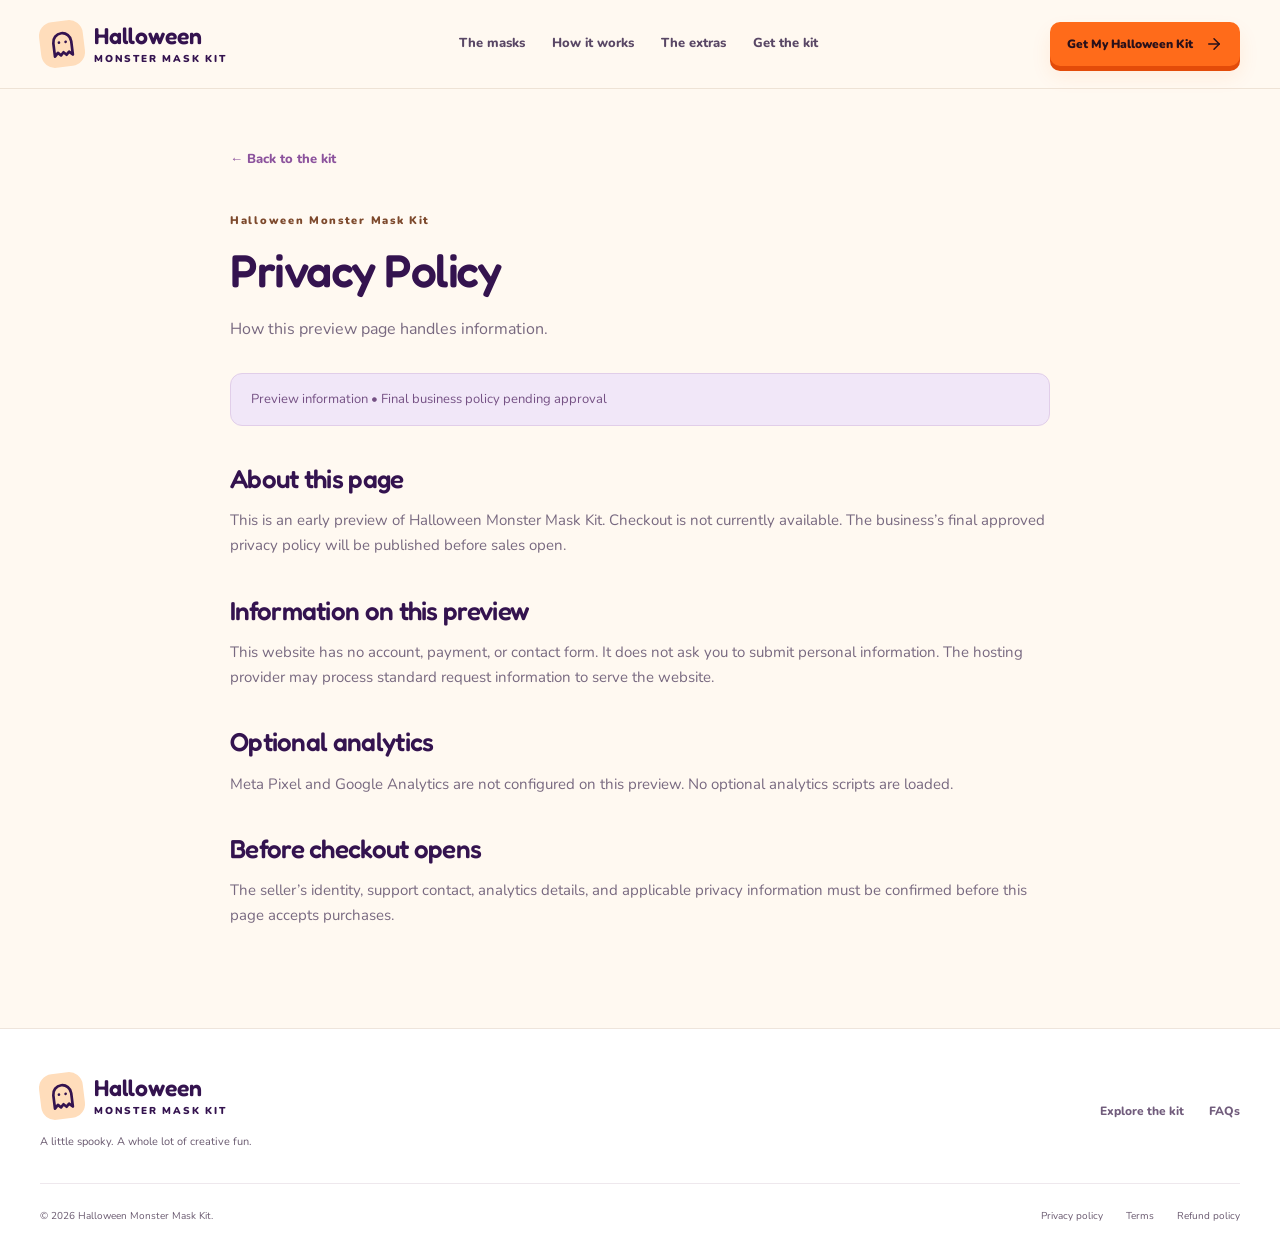
<file: privacy.html>
<!doctype html>
<html lang="en">
  <head>
    <meta charset="utf-8" />
    <meta name="viewport" content="width=device-width, initial-scale=1" />
    <meta name="theme-color" content="#FFF9F1" />
    <title>Privacy Policy | Halloween Monster Mask Kit</title>
    <meta
      name="description"
      content="How this preview page handles information."
    />
    <meta name="robots" content="noindex, nofollow">
    <meta property="og:title" content="Halloween Monster Mask Kit" />
    <meta
      property="og:description"
      content="Print, cut, and create unforgettable Halloween fun with adorable monster masks, playful accessories, and ready-to-use party activities."
    />
    <meta property="og:locale" content="en_US" />
    <meta property="og:image" content="./og-image.png" />
    <meta property="og:image:width" content="1200" />
    <meta property="og:image:height" content="630" />
    <meta
      property="og:image:alt"
      content="Halloween Monster Mask Kit with real printable pumpkin and ghost masks"
    />
    <meta property="og:type" content="website" />
    <meta name="twitter:card" content="summary_large_image" />
    <meta name="twitter:title" content="Halloween Monster Mask Kit" />
    <meta
      name="twitter:description"
      content="Print, cut, and create unforgettable Halloween fun with adorable monster masks, playful accessories, and ready-to-use party activities."
    />
    <meta name="twitter:image" content="./og-image.png" />
    <link rel="icon" href="./icon.svg" />
    <link rel="stylesheet" href="./assets/styles.css" />
    <script src="./config.js" defer=""></script>
    <script src="./assets/manifest.js" defer=""></script>
    <script src="./assets/offers.js" defer=""></script>
    <script src="./assets/site.js" defer=""></script>
  </head>
  <body data-page="privacy">
    <a class="skip-link" href="#main">Skip to main content</a>
    <header class="navbar">
      <div class="container nav-inner">
        <a
          class="brand"
          aria-label="Halloween Monster Mask Kit home"
          href="./index.html"
          ><span class="brand-icon"
            ><svg
              xmlns="http://www.w3.org/2000/svg"
              width="27"
              height="27"
              viewBox="0 0 24 24"
              fill="none"
              stroke="currentColor"
              stroke-width="2.4"
              stroke-linecap="round"
              stroke-linejoin="round"
              class="lucide lucide-ghost"
            >
              <path d="M9 10h.01"></path>
              <path d="M15 10h.01"></path>
              <path
                d="M12 2a8 8 0 0 0-8 8v12l3-3 2.5 2.5L12 19l2.5 2.5L17 19l3 3V10a8 8 0 0 0-8-8z"
              ></path></svg></span
          ><span
            >Halloween<span class="brand-sub">Monster Mask Kit</span></span
          ></a
        >
        <nav class="desktop-nav" aria-label="Main navigation">
          <a href="./index.html#masks">The masks</a
          ><a href="./index.html#how-it-works">How it works</a
          ><a href="./index.html#bonuses">The extras</a
          ><a href="./index.html#pricing">Get the kit</a>
        </nav>
        <a
          class="button button-primary nav-cta"
          href="./index.html#pricing"
          data-cta="navbar"
          >Get My Halloween Kit<svg
            xmlns="http://www.w3.org/2000/svg"
            width="18"
            height="18"
            viewBox="0 0 24 24"
            fill="none"
            stroke="currentColor"
            stroke-width="2"
            stroke-linecap="round"
            stroke-linejoin="round"
            class="lucide lucide-arrow-right"
            aria-hidden="true"
          >
            <path d="M5 12h14"></path>
            <path d="m12 5 7 7-7 7"></path></svg></a
        ><button
          class="menu-toggle"
          aria-label="Open navigation"
          aria-expanded="false"
          aria-controls="mobile-nav"
        >
          <svg
            xmlns="http://www.w3.org/2000/svg"
            width="24"
            height="24"
            viewBox="0 0 24 24"
            fill="none"
            stroke="currentColor"
            stroke-width="2"
            stroke-linecap="round"
            stroke-linejoin="round"
            class="lucide lucide-menu"
          >
            <line x1="4" x2="20" y1="12" y2="12"></line>
            <line x1="4" x2="20" y1="6" y2="6"></line>
            <line x1="4" x2="20" y1="18" y2="18"></line>
          </svg>
        </button>
      </div>
    </header>
    <main id="main" class="policy-page container">
      <a class="back-link" href="./index.html">← Back to the kit</a
      ><span class="eyebrow">Halloween Monster Mask Kit</span>
      <h1>Privacy Policy</h1>
      <p class="policy-description">
        How this preview page handles information.
      </p>
      <div class="policy-status">
        Preview information • Final business policy pending approval
      </div>
      <section>
        <h2>About this page</h2>
        <p>
          This is an early preview of Halloween Monster Mask Kit. Checkout is
          not currently available. The business’s final approved privacy policy
          will be published before sales open.
        </p>
      </section>
      <section>
        <h2>Information on this preview</h2>
        <p>
          This website has no account, payment, or contact form. It does not ask
          you to submit personal information. The hosting provider may process
          standard request information to serve the website.
        </p>
      </section>
      <section>
        <h2>Optional analytics</h2>
        <p>
          Meta Pixel and Google Analytics are not configured on this preview. No
          optional analytics scripts are loaded.
        </p>
      </section>
      <section>
        <h2>Before checkout opens</h2>
        <p>
          The seller’s identity, support contact, analytics details, and
          applicable privacy information must be confirmed before this page
          accepts purchases.
        </p>
      </section>
    </main>
    <footer class="footer">
      <div class="container">
        <div class="footer-top">
          <div>
            <a
              class="brand"
              aria-label="Halloween Monster Mask Kit home"
              href="./index.html"
              ><span class="brand-icon"
                ><svg
                  xmlns="http://www.w3.org/2000/svg"
                  width="27"
                  height="27"
                  viewBox="0 0 24 24"
                  fill="none"
                  stroke="currentColor"
                  stroke-width="2.4"
                  stroke-linecap="round"
                  stroke-linejoin="round"
                  class="lucide lucide-ghost"
                >
                  <path d="M9 10h.01"></path>
                  <path d="M15 10h.01"></path>
                  <path
                    d="M12 2a8 8 0 0 0-8 8v12l3-3 2.5 2.5L12 19l2.5 2.5L17 19l3 3V10a8 8 0 0 0-8-8z"
                  ></path></svg></span
              ><span
                >Halloween<span class="brand-sub">Monster Mask Kit</span></span
              ></a
            >
            <p>A little spooky. A whole lot of creative fun.</p>
          </div>
          <nav aria-label="Footer navigation">
            <a href="./index.html#masks">Explore the kit</a
            ><a href="./index.html#faq">FAQs</a>
          </nav>
        </div>
        <div class="footer-bottom">
          <p>© 2026 Halloween Monster Mask Kit.</p>
          <nav aria-label="Policies">
            <a href="./privacy.html">Privacy policy</a
            ><a href="./terms.html">Terms</a
            ><a href="./refund-policy.html">Refund policy</a>
          </nav>
        </div>
      </div>
    </footer>
  </body>
</html>
</file>
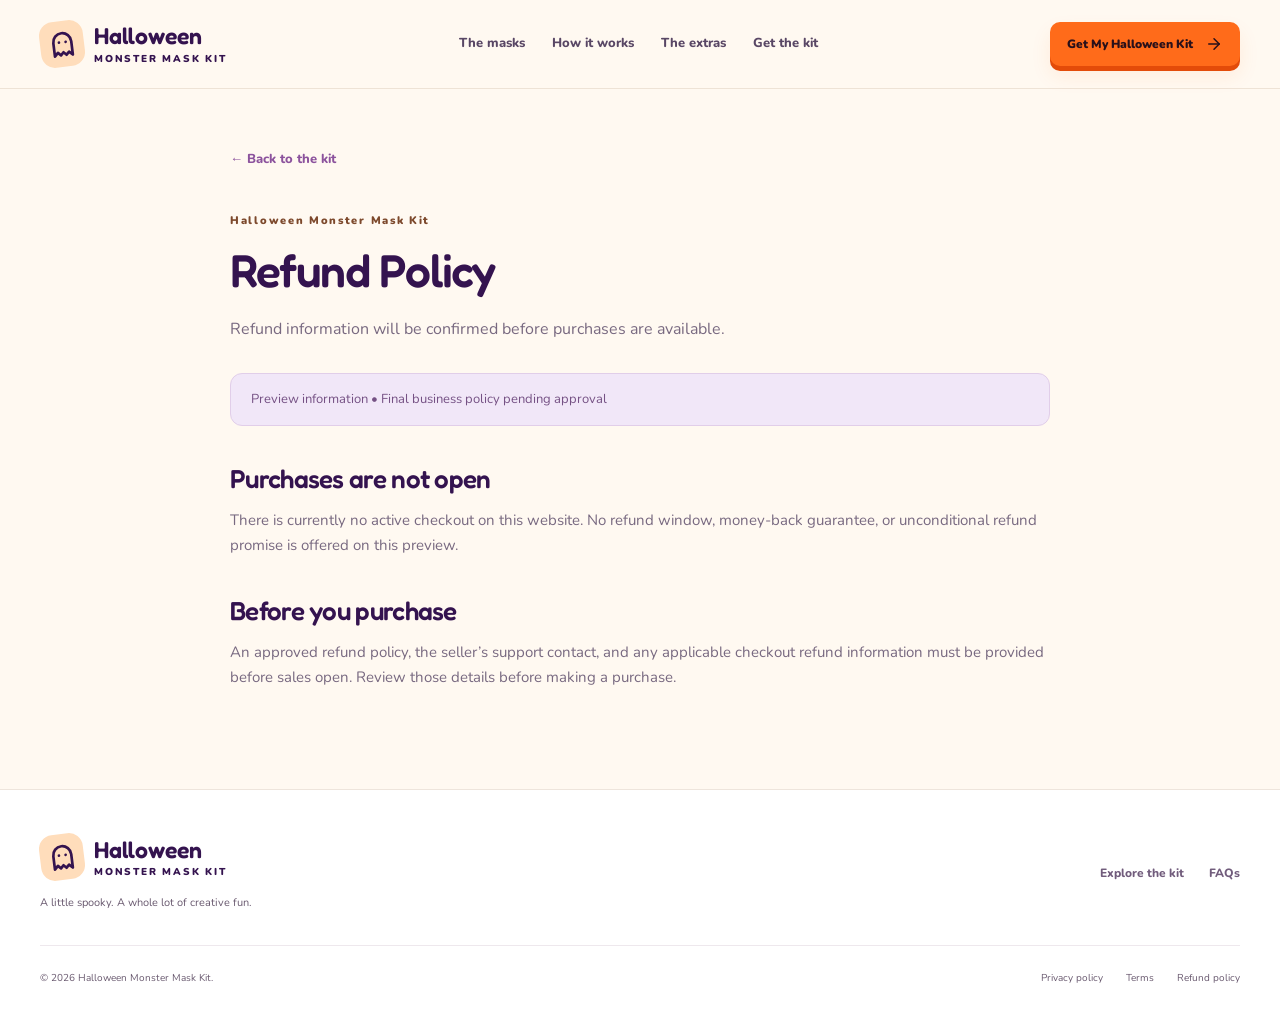
<file: refund-policy.html>
<!doctype html>
<html lang="en">
  <head>
    <meta charset="utf-8" />
    <meta name="viewport" content="width=device-width, initial-scale=1" />
    <meta name="theme-color" content="#FFF9F1" />
    <title>Refund Policy | Halloween Monster Mask Kit</title>
    <meta
      name="description"
      content="Refund information will be confirmed before purchases are available."
    />
    <meta name="robots" content="noindex, nofollow">
    <meta property="og:title" content="Halloween Monster Mask Kit" />
    <meta
      property="og:description"
      content="Print, cut, and create unforgettable Halloween fun with adorable monster masks, playful accessories, and ready-to-use party activities."
    />
    <meta property="og:locale" content="en_US" />
    <meta property="og:image" content="./og-image.png" />
    <meta property="og:image:width" content="1200" />
    <meta property="og:image:height" content="630" />
    <meta
      property="og:image:alt"
      content="Halloween Monster Mask Kit with real printable pumpkin and ghost masks"
    />
    <meta property="og:type" content="website" />
    <meta name="twitter:card" content="summary_large_image" />
    <meta name="twitter:title" content="Halloween Monster Mask Kit" />
    <meta
      name="twitter:description"
      content="Print, cut, and create unforgettable Halloween fun with adorable monster masks, playful accessories, and ready-to-use party activities."
    />
    <meta name="twitter:image" content="./og-image.png" />
    <link rel="icon" href="./icon.svg" />
    <link rel="stylesheet" href="./assets/styles.css" />
    <script src="./config.js" defer=""></script>
    <script src="./assets/manifest.js" defer=""></script>
    <script src="./assets/offers.js" defer=""></script>
    <script src="./assets/site.js" defer=""></script>
  </head>
  <body data-page="refund-policy">
    <a class="skip-link" href="#main">Skip to main content</a>
    <header class="navbar">
      <div class="container nav-inner">
        <a
          class="brand"
          aria-label="Halloween Monster Mask Kit home"
          href="./index.html"
          ><span class="brand-icon"
            ><svg
              xmlns="http://www.w3.org/2000/svg"
              width="27"
              height="27"
              viewBox="0 0 24 24"
              fill="none"
              stroke="currentColor"
              stroke-width="2.4"
              stroke-linecap="round"
              stroke-linejoin="round"
              class="lucide lucide-ghost"
            >
              <path d="M9 10h.01"></path>
              <path d="M15 10h.01"></path>
              <path
                d="M12 2a8 8 0 0 0-8 8v12l3-3 2.5 2.5L12 19l2.5 2.5L17 19l3 3V10a8 8 0 0 0-8-8z"
              ></path></svg></span
          ><span
            >Halloween<span class="brand-sub">Monster Mask Kit</span></span
          ></a
        >
        <nav class="desktop-nav" aria-label="Main navigation">
          <a href="./index.html#masks">The masks</a
          ><a href="./index.html#how-it-works">How it works</a
          ><a href="./index.html#bonuses">The extras</a
          ><a href="./index.html#pricing">Get the kit</a>
        </nav>
        <a
          class="button button-primary nav-cta"
          href="./index.html#pricing"
          data-cta="navbar"
          >Get My Halloween Kit<svg
            xmlns="http://www.w3.org/2000/svg"
            width="18"
            height="18"
            viewBox="0 0 24 24"
            fill="none"
            stroke="currentColor"
            stroke-width="2"
            stroke-linecap="round"
            stroke-linejoin="round"
            class="lucide lucide-arrow-right"
            aria-hidden="true"
          >
            <path d="M5 12h14"></path>
            <path d="m12 5 7 7-7 7"></path></svg></a
        ><button
          class="menu-toggle"
          aria-label="Open navigation"
          aria-expanded="false"
          aria-controls="mobile-nav"
        >
          <svg
            xmlns="http://www.w3.org/2000/svg"
            width="24"
            height="24"
            viewBox="0 0 24 24"
            fill="none"
            stroke="currentColor"
            stroke-width="2"
            stroke-linecap="round"
            stroke-linejoin="round"
            class="lucide lucide-menu"
          >
            <line x1="4" x2="20" y1="12" y2="12"></line>
            <line x1="4" x2="20" y1="6" y2="6"></line>
            <line x1="4" x2="20" y1="18" y2="18"></line>
          </svg>
        </button>
      </div>
    </header>
    <main id="main" class="policy-page container">
      <a class="back-link" href="./index.html">← Back to the kit</a
      ><span class="eyebrow">Halloween Monster Mask Kit</span>
      <h1>Refund Policy</h1>
      <p class="policy-description">
        Refund information will be confirmed before purchases are available.
      </p>
      <div class="policy-status">
        Preview information • Final business policy pending approval
      </div>
      <section>
        <h2>Purchases are not open</h2>
        <p>
          There is currently no active checkout on this website. No refund
          window, money-back guarantee, or unconditional refund promise is
          offered on this preview.
        </p>
      </section>
      <section>
        <h2>Before you purchase</h2>
        <p>
          An approved refund policy, the seller’s support contact, and any
          applicable checkout refund information must be provided before sales
          open. Review those details before making a purchase.
        </p>
      </section>
    </main>
    <footer class="footer">
      <div class="container">
        <div class="footer-top">
          <div>
            <a
              class="brand"
              aria-label="Halloween Monster Mask Kit home"
              href="./index.html"
              ><span class="brand-icon"
                ><svg
                  xmlns="http://www.w3.org/2000/svg"
                  width="27"
                  height="27"
                  viewBox="0 0 24 24"
                  fill="none"
                  stroke="currentColor"
                  stroke-width="2.4"
                  stroke-linecap="round"
                  stroke-linejoin="round"
                  class="lucide lucide-ghost"
                >
                  <path d="M9 10h.01"></path>
                  <path d="M15 10h.01"></path>
                  <path
                    d="M12 2a8 8 0 0 0-8 8v12l3-3 2.5 2.5L12 19l2.5 2.5L17 19l3 3V10a8 8 0 0 0-8-8z"
                  ></path></svg></span
              ><span
                >Halloween<span class="brand-sub">Monster Mask Kit</span></span
              ></a
            >
            <p>A little spooky. A whole lot of creative fun.</p>
          </div>
          <nav aria-label="Footer navigation">
            <a href="./index.html#masks">Explore the kit</a
            ><a href="./index.html#faq">FAQs</a>
          </nav>
        </div>
        <div class="footer-bottom">
          <p>© 2026 Halloween Monster Mask Kit.</p>
          <nav aria-label="Policies">
            <a href="./privacy.html">Privacy policy</a
            ><a href="./terms.html">Terms</a
            ><a href="./refund-policy.html">Refund policy</a>
          </nav>
        </div>
      </div>
    </footer>
  </body>
</html>
</file>
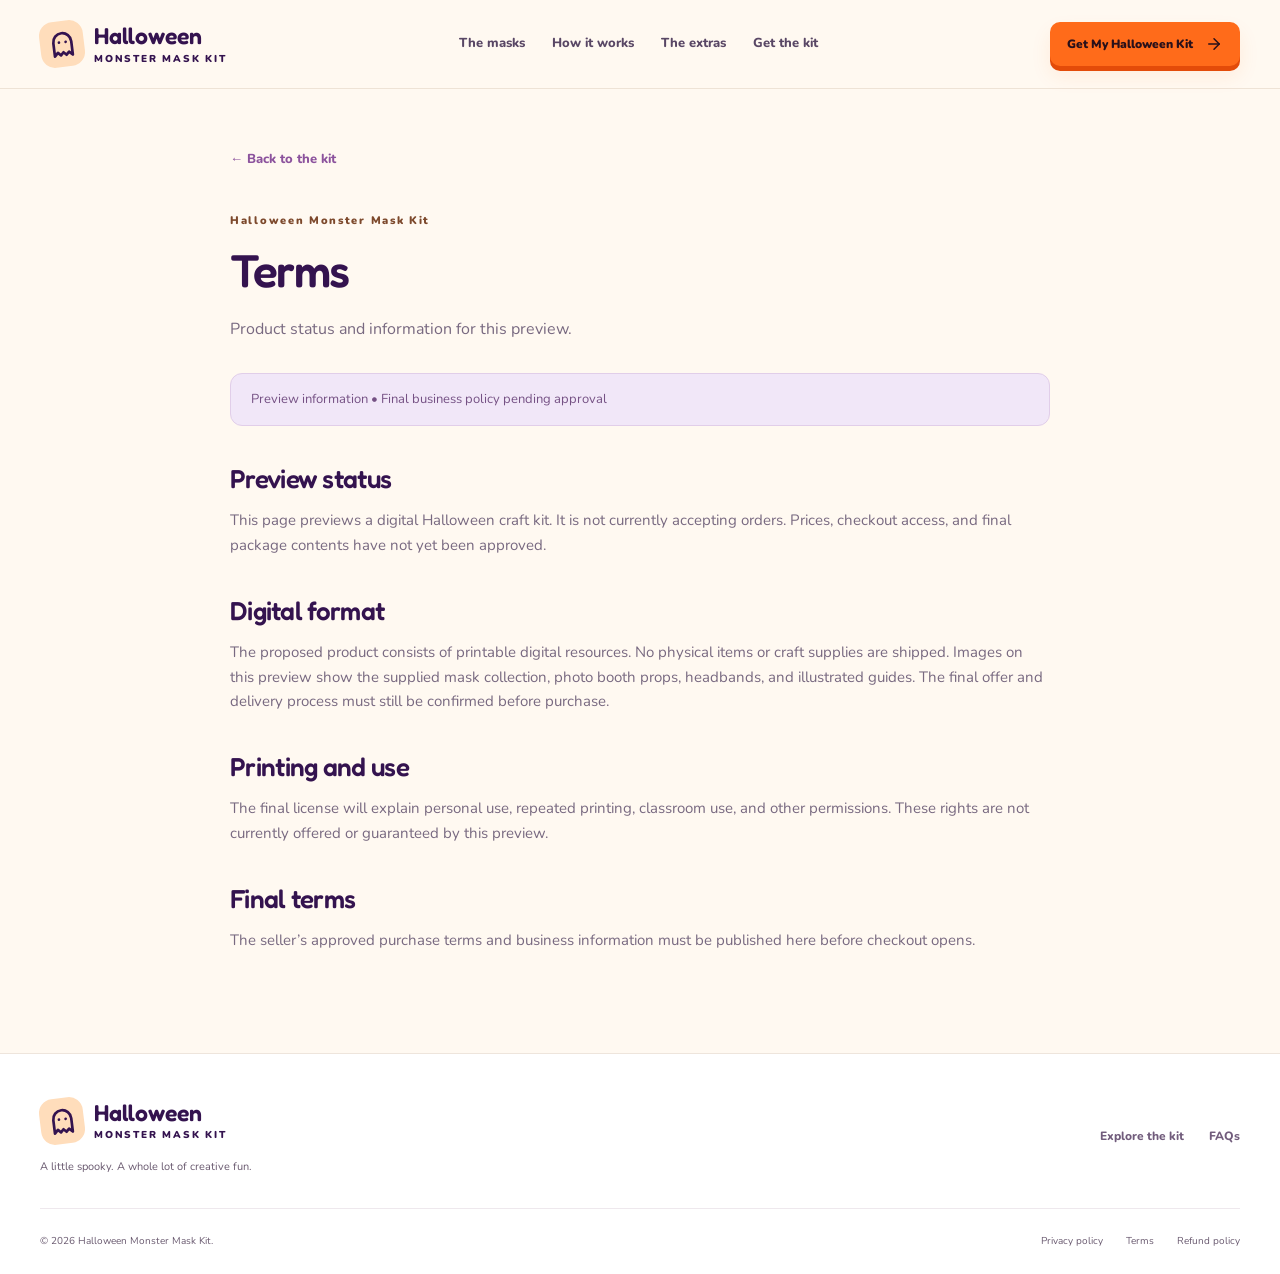
<file: terms.html>
<!doctype html>
<html lang="en">
  <head>
    <meta charset="utf-8" />
    <meta name="viewport" content="width=device-width, initial-scale=1" />
    <meta name="theme-color" content="#FFF9F1" />
    <title>Terms | Halloween Monster Mask Kit</title>
    <meta
      name="description"
      content="Product status and information for this preview."
    />
    <meta name="robots" content="noindex, nofollow">
    <meta property="og:title" content="Halloween Monster Mask Kit" />
    <meta
      property="og:description"
      content="Print, cut, and create unforgettable Halloween fun with adorable monster masks, playful accessories, and ready-to-use party activities."
    />
    <meta property="og:locale" content="en_US" />
    <meta property="og:image" content="./og-image.png" />
    <meta property="og:image:width" content="1200" />
    <meta property="og:image:height" content="630" />
    <meta
      property="og:image:alt"
      content="Halloween Monster Mask Kit with real printable pumpkin and ghost masks"
    />
    <meta property="og:type" content="website" />
    <meta name="twitter:card" content="summary_large_image" />
    <meta name="twitter:title" content="Halloween Monster Mask Kit" />
    <meta
      name="twitter:description"
      content="Print, cut, and create unforgettable Halloween fun with adorable monster masks, playful accessories, and ready-to-use party activities."
    />
    <meta name="twitter:image" content="./og-image.png" />
    <link rel="icon" href="./icon.svg" />
    <link rel="stylesheet" href="./assets/styles.css" />
    <script src="./config.js" defer=""></script>
    <script src="./assets/manifest.js" defer=""></script>
    <script src="./assets/offers.js" defer=""></script>
    <script src="./assets/site.js" defer=""></script>
  </head>
  <body data-page="terms">
    <a class="skip-link" href="#main">Skip to main content</a>
    <header class="navbar">
      <div class="container nav-inner">
        <a
          class="brand"
          aria-label="Halloween Monster Mask Kit home"
          href="./index.html"
          ><span class="brand-icon"
            ><svg
              xmlns="http://www.w3.org/2000/svg"
              width="27"
              height="27"
              viewBox="0 0 24 24"
              fill="none"
              stroke="currentColor"
              stroke-width="2.4"
              stroke-linecap="round"
              stroke-linejoin="round"
              class="lucide lucide-ghost"
            >
              <path d="M9 10h.01"></path>
              <path d="M15 10h.01"></path>
              <path
                d="M12 2a8 8 0 0 0-8 8v12l3-3 2.5 2.5L12 19l2.5 2.5L17 19l3 3V10a8 8 0 0 0-8-8z"
              ></path></svg></span
          ><span
            >Halloween<span class="brand-sub">Monster Mask Kit</span></span
          ></a
        >
        <nav class="desktop-nav" aria-label="Main navigation">
          <a href="./index.html#masks">The masks</a
          ><a href="./index.html#how-it-works">How it works</a
          ><a href="./index.html#bonuses">The extras</a
          ><a href="./index.html#pricing">Get the kit</a>
        </nav>
        <a
          class="button button-primary nav-cta"
          href="./index.html#pricing"
          data-cta="navbar"
          >Get My Halloween Kit<svg
            xmlns="http://www.w3.org/2000/svg"
            width="18"
            height="18"
            viewBox="0 0 24 24"
            fill="none"
            stroke="currentColor"
            stroke-width="2"
            stroke-linecap="round"
            stroke-linejoin="round"
            class="lucide lucide-arrow-right"
            aria-hidden="true"
          >
            <path d="M5 12h14"></path>
            <path d="m12 5 7 7-7 7"></path></svg></a
        ><button
          class="menu-toggle"
          aria-label="Open navigation"
          aria-expanded="false"
          aria-controls="mobile-nav"
        >
          <svg
            xmlns="http://www.w3.org/2000/svg"
            width="24"
            height="24"
            viewBox="0 0 24 24"
            fill="none"
            stroke="currentColor"
            stroke-width="2"
            stroke-linecap="round"
            stroke-linejoin="round"
            class="lucide lucide-menu"
          >
            <line x1="4" x2="20" y1="12" y2="12"></line>
            <line x1="4" x2="20" y1="6" y2="6"></line>
            <line x1="4" x2="20" y1="18" y2="18"></line>
          </svg>
        </button>
      </div>
    </header>
    <main id="main" class="policy-page container">
      <a class="back-link" href="./index.html">← Back to the kit</a
      ><span class="eyebrow">Halloween Monster Mask Kit</span>
      <h1>Terms</h1>
      <p class="policy-description">
        Product status and information for this preview.
      </p>
      <div class="policy-status">
        Preview information • Final business policy pending approval
      </div>
      <section>
        <h2>Preview status</h2>
        <p>
          This page previews a digital Halloween craft kit. It is not currently
          accepting orders. Prices, checkout access, and final package contents
          have not yet been approved.
        </p>
      </section>
      <section>
        <h2>Digital format</h2>
        <p>
          The proposed product consists of printable digital resources. No
          physical items or craft supplies are shipped. Images on this preview
          show the supplied mask collection, photo booth props, headbands, and
          illustrated guides. The final offer and delivery process must still be
          confirmed before purchase.
        </p>
      </section>
      <section>
        <h2>Printing and use</h2>
        <p>
          The final license will explain personal use, repeated printing,
          classroom use, and other permissions. These rights are not currently
          offered or guaranteed by this preview.
        </p>
      </section>
      <section>
        <h2>Final terms</h2>
        <p>
          The seller’s approved purchase terms and business information must be
          published here before checkout opens.
        </p>
      </section>
    </main>
    <footer class="footer">
      <div class="container">
        <div class="footer-top">
          <div>
            <a
              class="brand"
              aria-label="Halloween Monster Mask Kit home"
              href="./index.html"
              ><span class="brand-icon"
                ><svg
                  xmlns="http://www.w3.org/2000/svg"
                  width="27"
                  height="27"
                  viewBox="0 0 24 24"
                  fill="none"
                  stroke="currentColor"
                  stroke-width="2.4"
                  stroke-linecap="round"
                  stroke-linejoin="round"
                  class="lucide lucide-ghost"
                >
                  <path d="M9 10h.01"></path>
                  <path d="M15 10h.01"></path>
                  <path
                    d="M12 2a8 8 0 0 0-8 8v12l3-3 2.5 2.5L12 19l2.5 2.5L17 19l3 3V10a8 8 0 0 0-8-8z"
                  ></path></svg></span
              ><span
                >Halloween<span class="brand-sub">Monster Mask Kit</span></span
              ></a
            >
            <p>A little spooky. A whole lot of creative fun.</p>
          </div>
          <nav aria-label="Footer navigation">
            <a href="./index.html#masks">Explore the kit</a
            ><a href="./index.html#faq">FAQs</a>
          </nav>
        </div>
        <div class="footer-bottom">
          <p>© 2026 Halloween Monster Mask Kit.</p>
          <nav aria-label="Policies">
            <a href="./privacy.html">Privacy policy</a
            ><a href="./terms.html">Terms</a
            ><a href="./refund-policy.html">Refund policy</a>
          </nav>
        </div>
      </div>
    </footer>
  </body>
</html>
</file>
<file: assets/styles.css>
@font-face {
  font-family: Fredoka Variable;
  font-style: normal;
  font-display: swap;
  font-weight: 300 700;
  src: url(./fonts/fredoka-hebrew-wght-normal.3s27ur73twbyi.woff2)
    format("woff2-variations");
  unicode-range: U+307-308, U+590-5FF, U+200C-2010, U+20AA, U+25CC, U+FB1D-FB4F;
}
@font-face {
  font-family: Fredoka Variable;
  font-style: normal;
  font-display: swap;
  font-weight: 300 700;
  src: url(./fonts/fredoka-latin-ext-wght-normal.3o5zxxthojjrv.woff2)
    format("woff2-variations");
  unicode-range:
    U+100-2BA, U+2BD-2C5, U+2C7-2CC, U+2CE-2D7, U+2DD-2FF, U+304, U+308, U+329,
    U+1D00-1DBF, U+1E00-1E9F, U+1EF2-1EFF, U+2020, U+20A0-20AB, U+20AD-20C0,
    U+2113, U+2C60-2C7F, U+A720-A7FF;
}
@font-face {
  font-family: Fredoka Variable;
  font-style: normal;
  font-display: swap;
  font-weight: 300 700;
  src: url(./fonts/fredoka-latin-wght-normal.2_8zey5e0wa7e.woff2)
    format("woff2-variations");
  unicode-range:
    U+??, U+131, U+152-153, U+2BB-2BC, U+2C6, U+2DA, U+2DC, U+304, U+308, U+329,
    U+2000-206F, U+20AC, U+2122, U+2191, U+2193, U+2212, U+2215, U+FEFF, U+FFFD;
}
@font-face {
  font-family: Nunito Variable;
  font-style: normal;
  font-display: swap;
  font-weight: 200 1000;
  src: url(./fonts/nunito-cyrillic-ext-wght-normal.0-betx8k8_u3r.woff2)
    format("woff2-variations");
  unicode-range:
    U+460-52F, U+1C80-1C8A, U+20B4, U+2DE0-2DFF, U+A640-A69F, U+FE2E-FE2F;
}
@font-face {
  font-family: Nunito Variable;
  font-style: normal;
  font-display: swap;
  font-weight: 200 1000;
  src: url(./fonts/nunito-cyrillic-wght-normal.3fope3hsfcjah.woff2)
    format("woff2-variations");
  unicode-range: U+301, U+400-45F, U+490-491, U+4B0-4B1, U+2116;
}
@font-face {
  font-family: Nunito Variable;
  font-style: normal;
  font-display: swap;
  font-weight: 200 1000;
  src: url(./fonts/nunito-vietnamese-wght-normal.2n-t_bbv7ec7m.woff2)
    format("woff2-variations");
  unicode-range:
    U+102-103, U+110-111, U+128-129, U+168-169, U+1A0-1A1, U+1AF-1B0, U+300-301,
    U+303-304, U+308-309, U+323, U+329, U+1EA0-1EF9, U+20AB;
}
@font-face {
  font-family: Nunito Variable;
  font-style: normal;
  font-display: swap;
  font-weight: 200 1000;
  src: url(./fonts/nunito-latin-ext-wght-normal.0hsc8w3pfbl3r.woff2)
    format("woff2-variations");
  unicode-range:
    U+100-2BA, U+2BD-2C5, U+2C7-2CC, U+2CE-2D7, U+2DD-2FF, U+304, U+308, U+329,
    U+1D00-1DBF, U+1E00-1E9F, U+1EF2-1EFF, U+2020, U+20A0-20AB, U+20AD-20C0,
    U+2113, U+2C60-2C7F, U+A720-A7FF;
}
@font-face {
  font-family: Nunito Variable;
  font-style: normal;
  font-display: swap;
  font-weight: 200 1000;
  src: url(./fonts/nunito-latin-wght-normal.1wzrasd95pxo_.woff2)
    format("woff2-variations");
  unicode-range:
    U+??, U+131, U+152-153, U+2BB-2BC, U+2C6, U+2DA, U+2DC, U+304, U+308, U+329,
    U+2000-206F, U+20AC, U+2122, U+2191, U+2193, U+2212, U+2215, U+FEFF, U+FFFD;
}
@layer properties {
  @supports (((-webkit-hyphens: none)) and (not (margin-trim: inline))) or
    ((-moz-orient: inline) and (not (color: rgb(from red r g b)))) {
    *,
    :before,
    :after,
    ::backdrop {
      --tw-blur: initial;
      --tw-brightness: initial;
      --tw-contrast: initial;
      --tw-grayscale: initial;
      --tw-hue-rotate: initial;
      --tw-invert: initial;
      --tw-opacity: initial;
      --tw-saturate: initial;
      --tw-sepia: initial;
      --tw-drop-shadow: initial;
      --tw-drop-shadow-color: initial;
      --tw-drop-shadow-alpha: 100%;
      --tw-drop-shadow-size: initial;
    }
  }
}
@layer theme {
  :root,
  :host {
    --font-sans:
      -apple-system, BlinkMacSystemFont, "Segoe UI", Roboto, "Helvetica Neue",
      "Noto Sans", Arial, sans-serif, "Apple Color Emoji", "Segoe UI Emoji",
      "Segoe UI Symbol", "Noto Color Emoji";
    --font-mono:
      ui-monospace, SFMono-Regular, Menlo, Monaco, Consolas, "Liberation Mono",
      "Courier New", monospace;
    --default-font-family: var(--font-sans);
    --default-mono-font-family: var(--font-mono);
  }
}
@layer base {
  *,
  :after,
  :before,
  ::backdrop {
    box-sizing: border-box;
    border: 0 solid;
    margin: 0;
    padding: 0;
  }
  ::file-selector-button {
    box-sizing: border-box;
    border: 0 solid;
    margin: 0;
    padding: 0;
  }
  html,
  :host {
    -webkit-text-size-adjust: 100%;
    tab-size: 4;
    line-height: 1.5;
    font-family: var(
      --default-font-family,
      -apple-system,
      BlinkMacSystemFont,
      "Segoe UI",
      Roboto,
      "Helvetica Neue",
      "Noto Sans",
      Arial,
      sans-serif,
      "Apple Color Emoji",
      "Segoe UI Emoji",
      "Segoe UI Symbol",
      "Noto Color Emoji"
    );
    font-feature-settings: var(--default-font-feature-settings, normal);
    font-variation-settings: var(--default-font-variation-settings, normal);
    -webkit-tap-highlight-color: transparent;
  }
  hr {
    height: 0;
    color: inherit;
    border-top-width: 1px;
  }
  abbr:where([title]) {
    -webkit-text-decoration: underline dotted;
    text-decoration: underline dotted;
  }
  h1,
  h2,
  h3,
  h4,
  h5,
  h6 {
    font-size: inherit;
    font-weight: inherit;
  }
  a {
    color: inherit;
    -webkit-text-decoration: inherit;
    -webkit-text-decoration: inherit;
    -webkit-text-decoration: inherit;
    -webkit-text-decoration: inherit;
    text-decoration: inherit;
  }
  b,
  strong {
    font-weight: bolder;
  }
  code,
  kbd,
  samp,
  pre {
    font-family: var(
      --default-mono-font-family,
      ui-monospace,
      SFMono-Regular,
      Menlo,
      Monaco,
      Consolas,
      "Liberation Mono",
      "Courier New",
      monospace
    );
    font-feature-settings: var(--default-mono-font-feature-settings, normal);
    font-variation-settings: var(
      --default-mono-font-variation-settings,
      normal
    );
    font-size: 1em;
  }
  small {
    font-size: 80%;
  }
  sub,
  sup {
    vertical-align: baseline;
    font-size: 75%;
    line-height: 0;
    position: relative;
  }
  sub {
    bottom: -0.25em;
  }
  sup {
    top: -0.5em;
  }
  table {
    text-indent: 0;
    border-color: inherit;
    border-collapse: collapse;
  }
  :-moz-focusring:where(:not(iframe)) {
    outline: auto;
  }
  progress {
    vertical-align: baseline;
  }
  summary {
    display: list-item;
  }
  ol,
  ul,
  menu {
    list-style: none;
  }
  img,
  svg,
  video,
  canvas,
  audio,
  iframe,
  embed,
  object {
    vertical-align: middle;
    display: block;
  }
  img,
  video {
    max-width: 100%;
    height: auto;
  }
  button,
  input,
  select,
  optgroup,
  textarea {
    font: inherit;
    font-feature-settings: inherit;
    font-variation-settings: inherit;
    letter-spacing: inherit;
    color: inherit;
    opacity: 1;
    background-color: #0000;
    border-radius: 0;
  }
  ::file-selector-button {
    font: inherit;
    font-feature-settings: inherit;
    font-variation-settings: inherit;
    letter-spacing: inherit;
    color: inherit;
    opacity: 1;
    background-color: #0000;
    border-radius: 0;
  }
  :where(select:is([multiple], [size])) optgroup {
    font-weight: bolder;
  }
  :where(select:is([multiple], [size])) optgroup option {
    padding-inline-start: 20px;
  }
  ::file-selector-button {
    margin-inline-end: 4px;
  }
  ::placeholder {
    opacity: 1;
  }
  @supports (not ((-webkit-appearance: -apple-pay-button))) or
    (contain-intrinsic-size: 1px) {
    ::placeholder {
      color: currentColor;
    }
    @supports (color: color-mix(in lab, red, red)) {
      ::placeholder {
        color: color-mix(in oklab, currentcolor 50%, transparent);
      }
    }
  }
  textarea {
    resize: vertical;
  }
  ::-webkit-search-decoration {
    -webkit-appearance: none;
  }
  ::-webkit-date-and-time-value {
    min-height: 1lh;
    text-align: inherit;
  }
  ::-webkit-datetime-edit {
    display: inline-flex;
  }
  ::-webkit-datetime-edit-fields-wrapper {
    padding: 0;
  }
  ::-webkit-datetime-edit {
    padding-block: 0;
  }
  ::-webkit-datetime-edit-year-field {
    padding-block: 0;
  }
  ::-webkit-datetime-edit-month-field {
    padding-block: 0;
  }
  ::-webkit-datetime-edit-day-field {
    padding-block: 0;
  }
  ::-webkit-datetime-edit-hour-field {
    padding-block: 0;
  }
  ::-webkit-datetime-edit-minute-field {
    padding-block: 0;
  }
  ::-webkit-datetime-edit-second-field {
    padding-block: 0;
  }
  ::-webkit-datetime-edit-millisecond-field {
    padding-block: 0;
  }
  ::-webkit-datetime-edit-meridiem-field {
    padding-block: 0;
  }
  ::-webkit-calendar-picker-indicator {
    line-height: 1;
  }
  :-moz-ui-invalid {
    box-shadow: none;
  }
  button,
  input:where([type="button"], [type="reset"], [type="submit"]) {
    appearance: button;
  }
  ::file-selector-button {
    appearance: button;
  }
  ::-webkit-inner-spin-button {
    height: auto;
  }
  ::-webkit-outer-spin-button {
    height: auto;
  }
  [hidden]:where(:not([hidden="until-found"])) {
    display: none !important;
  }
}
@layer components;
@layer utilities {
  .visible {
    visibility: visible;
  }
  .sticky {
    position: sticky;
  }
  .container {
    width: 100%;
  }
  @media (min-width: 40rem) {
    .container {
      max-width: 40rem;
    }
  }
  @media (min-width: 48rem) {
    .container {
      max-width: 48rem;
    }
  }
  @media (min-width: 64rem) {
    .container {
      max-width: 64rem;
    }
  }
  @media (min-width: 80rem) {
    .container {
      max-width: 80rem;
    }
  }
  @media (min-width: 96rem) {
    .container {
      max-width: 96rem;
    }
  }
  .contents {
    display: contents;
  }
  .hidden {
    display: none;
  }
  .table {
    display: table;
  }
  .filter {
    filter: var(--tw-blur,) var(--tw-brightness,) var(--tw-contrast,)
      var(--tw-grayscale,) var(--tw-hue-rotate,) var(--tw-invert,)
      var(--tw-saturate,) var(--tw-sepia,) var(--tw-drop-shadow,);
  }
}
:root {
  --cream: #fff9f1;
  --orange: #ff6b1a;
  --purple: #34134f;
  --lavender: #a66cd5;
  --ink: #172033;
  --muted: #62616d;
  --line: #e9e0d7;
}
* {
  box-sizing: border-box;
}
html {
  scroll-behavior: smooth;
  scroll-padding-top: 105px;
}
body {
  background: var(--cream);
  color: var(--ink);
  -webkit-font-smoothing: antialiased;
  margin: 0;
  font-family:
    Nunito Variable,
    sans-serif;
  font-size: 16px;
  line-height: 1.65;
}
button,
a {
  -webkit-tap-highlight-color: transparent;
}
button,
input {
  font: inherit;
}
button {
  cursor: pointer;
}
a {
  color: inherit;
  text-decoration: none;
}
img {
  max-width: 100%;
  height: auto;
}
h1,
h2,
h3,
h4,
p {
  margin: 0;
}
h1,
h2,
h3,
h4 {
  color: var(--purple);
  font-family:
    Fredoka Variable,
    sans-serif;
  font-weight: 550;
  line-height: 1.12;
}
h1 {
  letter-spacing: -1.5px;
  font-size: clamp(40px, 4.25vw, 62px);
}
h2 {
  letter-spacing: -0.7px;
  font-size: clamp(32px, 3.2vw, 46px);
}
h3 {
  font-size: 24px;
}
ul {
  margin: 0;
  padding: 0;
  list-style: none;
}
button {
  border: 0;
}
::selection {
  color: var(--purple);
  background: #ffcd97;
}
:focus-visible {
  outline-offset: 5px;
  outline: 3px solid #7a3cad;
}
[id] {
  scroll-margin-top: 100px;
}
.container {
  width: min(1200px, 100% - 80px);
  margin-inline: auto;
}
.section {
  padding: 92px 0;
}
.eyebrow {
  letter-spacing: 1.7px;
  color: #7d492c;
  align-items: center;
  gap: 8px;
  font-size: 11px;
  font-weight: 900;
  line-height: 1.5;
  display: inline-flex;
}
.orange-text {
  color: #c94a08;
}
.section-heading {
  text-align: center;
  max-width: 760px;
  margin: 0 auto 44px;
}
.section-heading h2 {
  margin: 13px 0 17px;
}
.section-heading p {
  color: var(--muted);
  font-size: 17px;
}
.button {
  border-radius: 12px;
  justify-content: center;
  align-items: center;
  gap: 12px;
  min-height: 54px;
  padding: 14px 23px;
  font-size: 14px;
  font-weight: 900;
  line-height: 1.4;
  transition:
    transform 0.2s,
    box-shadow 0.2s,
    background 0.2s;
  display: inline-flex;
}
.button-primary {
  background: var(--orange);
  color: #29101a;
  box-shadow:
    0 5px #e34b09,
    0 10px 20px #ff6b1a18;
}
.button-primary:hover {
  background: #ff8c24;
  transform: translateY(-2px);
  box-shadow:
    0 7px #e34b09,
    0 13px 22px #ff6b1a24;
}
.button-secondary {
  color: var(--purple);
  background: 0 0;
  border: 1.5px solid #d9cddf;
}
.button-secondary:hover {
  background: #f3e9f8;
}
.button-unavailable {
  color: #5d486a;
  cursor: not-allowed;
  background: #ece5f0;
}
.skip-link {
  background: var(--purple);
  color: #fff;
  z-index: 100;
  border-radius: 8px;
  padding: 12px;
  position: fixed;
  top: 8px;
  left: 16px;
  transform: translateY(-160%);
}
.skip-link:focus {
  transform: translateY(0);
}
.navbar {
  z-index: 30;
  -webkit-backdrop-filter: blur(14px);
  backdrop-filter: blur(14px);
  background: #fff9f1f2;
  border-bottom: 1px solid #eee3d6;
  position: sticky;
  top: 0;
}
.nav-inner {
  justify-content: space-between;
  align-items: center;
  gap: 24px;
  height: 88px;
  display: flex;
}
.brand {
  color: var(--purple);
  align-items: center;
  gap: 10px;
  font-family:
    Fredoka Variable,
    sans-serif;
  font-size: 23px;
  font-weight: 600;
  line-height: 1.1;
  display: inline-flex;
}
.brand-icon {
  width: 44px;
  height: 46px;
  color: var(--purple);
  background: #fdb;
  border-radius: 14px;
  place-items: center;
  display: grid;
  transform: rotate(-7deg);
}
.brand-sub {
  letter-spacing: 1.8px;
  text-transform: uppercase;
  margin-top: 5px;
  font-family:
    Nunito Variable,
    sans-serif;
  font-size: 10px;
  font-weight: 900;
  display: block;
}
.desktop-nav {
  color: #594765;
  gap: 27px;
  font-size: 13px;
  font-weight: 800;
  display: flex;
}
.desktop-nav a {
  padding: 12px 0;
}
.desktop-nav a:hover {
  color: #b74309;
}
.nav-cta {
  border-radius: 10px;
  min-height: 44px;
  padding: 12px 17px;
  font-size: 12px;
}
.menu-toggle,
.mobile-nav {
  display: none;
}
.preview-strip {
  color: #614174;
  text-align: center;
  background: #f1e7f9;
  justify-content: center;
  align-items: center;
  gap: 9px;
  padding: 9px 20px;
  font-size: 11px;
  font-weight: 800;
  display: flex;
}
.hero {
  padding: 65px 0 74px;
  position: relative;
  overflow: hidden;
}
.hero-grid {
  grid-template-columns: 1.05fr 1fr;
  align-items: center;
  gap: 38px;
  display: grid;
}
.hero-copy {
  z-index: 2;
  position: relative;
}
.pill {
  letter-spacing: 1.4px;
  background: #fff0da;
  border: 1px solid #f4d9b9;
  border-radius: 30px;
  padding: 9px 13px;
  font-size: 10px;
}
.dot {
  background: var(--orange);
  border-radius: 50%;
  width: 6px;
  height: 6px;
}
.hero h1 {
  margin: 21px 0;
}
.hero-description {
  color: #686170;
  max-width: 490px;
  font-size: 16px;
  line-height: 1.8;
}
.hero-benefits {
  color: #50405d;
  flex-direction: column;
  gap: 10px;
  margin: 22px 0 29px;
  font-size: 13px;
  font-weight: 800;
  display: flex;
}
.hero-benefits li {
  align-items: center;
  gap: 9px;
  display: flex;
}
.check-circle {
  color: #694180;
  background: #e9e0f2;
  border-radius: 50%;
  flex-shrink: 0;
  place-items: center;
  width: 20px;
  height: 20px;
  display: grid;
}
.hero-actions {
  gap: 12px;
  display: flex;
}
.hero-actions .button {
  padding-inline: 20px;
  font-size: 12px;
}
.hero-micro {
  color: #767079;
  flex-wrap: wrap;
  align-items: center;
  gap: 8px;
  margin-top: 20px;
  font-size: 10px;
  display: flex;
}
.hero-art {
  min-width: 0;
  height: 610px;
  position: relative;
}
.art-disc {
  background: #f2e7f4 radial-gradient(#d7bfdd 1px, #0000 1px) 0 0/18px 18px;
  border: 12px solid #f5ecf6;
  border-radius: 50%;
  width: 520px;
  height: 520px;
  position: absolute;
  top: 65px;
  left: 50%;
  transform: translate(-50%);
}
.prop-collage {
  width: 100%;
  height: 100%;
  position: relative;
}
.prop-paper {
  background: #fff;
  border: 1px solid #fff;
  border-radius: 15px;
  width: 170px;
  padding: 12px 12px 10px;
  transition: transform 0.35s;
  position: absolute;
  box-shadow:
    0 10px 26px #34134f16,
    0 2px 4px #34134f09;
}
.prop-paper img {
  object-fit: contain;
  width: 100%;
  height: 220px;
}
.prop-paper > span {
  text-align: center;
  color: #6d507c;
  margin-top: 4px;
  font-size: 10px;
  font-weight: 900;
  display: block;
}
.prop-paper-0 {
  top: 42px;
  left: 12px;
  transform: rotate(-12deg);
}
.prop-paper-1 {
  top: 51px;
  right: 18px;
  transform: rotate(11deg);
}
.prop-paper-2 {
  z-index: 3;
  width: 204px;
  top: 163px;
  left: 50%;
  transform: translate(-50%) rotate(2deg);
}
.prop-paper-2 img {
  height: 265px;
}
.prop-paper-3 {
  z-index: 2;
  bottom: 37px;
  left: 30px;
  transform: rotate(-9deg);
}
.prop-paper-4 {
  z-index: 2;
  bottom: 38px;
  right: 5px;
  transform: rotate(12deg);
}
.hand-note {
  z-index: 5;
  color: #78508d;
  font-family:
    Fredoka Variable,
    sans-serif;
  font-size: 17px;
  line-height: 1.2;
  position: absolute;
  top: -3px;
  left: 40%;
  transform: rotate(-8deg);
}
.hand-note > span {
  font-size: 38px;
  position: absolute;
  top: 13px;
  right: -38px;
}
.art-star {
  z-index: 4;
  position: absolute;
}
.star-one {
  color: #efb536;
  width: 35px;
  height: 35px;
  top: 90px;
  left: -17px;
  transform: rotate(-15deg);
}
.star-two {
  color: #9959bd;
  width: 30px;
  height: 30px;
  top: 284px;
  right: -2px;
}
.art-scribble {
  color: #c680ba;
  font-size: 46px;
  position: absolute;
  bottom: 15px;
  left: 3px;
}
.art-label {
  z-index: 6;
  white-space: nowrap;
  color: #793aaa;
  background: #fffdf7;
  border-radius: 13px;
  align-items: center;
  gap: 11px;
  padding: 14px 20px;
  display: flex;
  position: absolute;
  bottom: 5px;
  left: 50%;
  transform: translate(-50%) rotate(-3deg);
  box-shadow: 0 9px 25px #34134f18;
}
.art-label strong {
  color: var(--purple);
  font-size: 12px;
  display: block;
}
.art-label span {
  color: #807286;
  font-size: 10px;
  display: block;
}
.feature-ribbon {
  background: #f4ece2;
  border-block: 1px solid #eadfd3;
  padding: 24px 0;
}
.feature-ribbon .container {
  justify-content: space-around;
  align-items: center;
  gap: 20px;
  display: flex;
}
.feature-ribbon span {
  color: #604372;
  align-items: center;
  gap: 10px;
  font-size: 12px;
  font-weight: 800;
  display: flex;
}
.feature-ribbon svg {
  color: #a56d4f;
}
.benefit-grid {
  grid-template-columns: repeat(3, 1fr);
  gap: 24px;
  display: grid;
}
.benefit-card {
  background: #fff3dd;
  border: 1px solid #eddfcb;
  border-radius: 20px;
  padding: 32px;
}
.benefit-card.tone-1 {
  background: #f0e7f7;
  border-color: #e4d6ee;
}
.benefit-card.tone-2 {
  background: #ffeae2;
  border-color: #f4dad0;
}
.icon-tile {
  color: #b96b17;
  background: #fffdfb;
  border-radius: 16px;
  place-items: center;
  width: 52px;
  height: 52px;
  margin-bottom: 24px;
  display: grid;
}
.tone-1 .icon-tile {
  color: #8b4cac;
}
.tone-2 .icon-tile {
  color: #c7694c;
}
.benefit-card h3 {
  margin-bottom: 13px;
  font-size: 21px;
}
.benefit-card p {
  color: #6b6170;
  font-size: 14px;
}
.gallery-section {
  background: #fff;
  border-block: 1px solid #f0e7dd;
}
.gallery-heading {
  justify-content: space-between;
  align-items: end;
  gap: 35px;
  margin-bottom: 28px;
  display: flex;
}
.gallery-heading h2 {
  margin-top: 12px;
}
.gallery-heading > p {
  max-width: 360px;
  color: var(--muted);
  font-size: 15px;
}
.gallery-notice {
  color: #705d7b;
  background: #f8f3fb;
  border: 1px solid #eadeef;
  border-radius: 11px;
  align-items: center;
  gap: 10px;
  margin-bottom: 26px;
  padding: 13px 17px;
  font-size: 11px;
  display: flex;
}
.gallery-notice svg {
  flex-shrink: 0;
}
.gallery-notice strong {
  color: #503064;
}
.gallery-grid {
  grid-template-columns: repeat(5, 1fr);
  gap: 16px;
  display: grid;
}
.gallery-card {
  text-align: left;
  background: #fff4e5;
  border: 1px solid #f0e3d2;
  border-radius: 17px;
  padding: 12px 12px 15px;
  transition:
    transform 0.2s,
    box-shadow 0.2s;
  overflow: hidden;
}
.gallery-card:hover {
  transform: translateY(-5px);
  box-shadow: 0 10px 20px #34134f0b;
}
.gallery-tone-1 {
  background: #edf1e3;
  border-color: #e0e7d1;
}
.gallery-tone-2 {
  background: #f0e6f6;
  border-color: #e2d4eb;
}
.gallery-tone-3 {
  background: #ffeadc;
  border-color: #f5d9c9;
}
.gallery-tone-4 {
  background: #eee6f4;
  border-color: #dfd3e9;
}
.gallery-image {
  background: #fff;
  border-radius: 11px;
  place-items: center;
  height: 240px;
  padding: 4px;
  display: grid;
  overflow: hidden;
}
.gallery-image img {
  object-fit: contain;
  width: 100%;
  height: 100%;
}
.gallery-card-label {
  color: #4c355a;
  justify-content: space-between;
  align-items: center;
  gap: 6px;
  margin-top: 14px;
  font-size: 11px;
  font-weight: 900;
  display: flex;
}
.gallery-card-label svg {
  flex-shrink: 0;
}
.gallery-bottom {
  text-align: center;
  color: #85798c;
  align-items: start;
  gap: 8px;
  max-width: 760px;
  margin: 26px auto 0;
  font-size: 11px;
  display: flex;
}
.gallery-bottom svg {
  flex-shrink: 0;
}
.filters {
  flex-wrap: wrap;
  gap: 8px;
  margin: 20px 0;
  display: flex;
}
.filters button {
  color: #503064;
  background: #f1e7f6;
  border-radius: 30px;
  min-height: 44px;
  padding: 10px 16px;
  font-size: 13px;
}
.filters button[aria-pressed="true"] {
  background: var(--purple);
  color: #fff;
}
.steps-grid {
  grid-template-columns: repeat(4, 1fr);
  gap: 36px;
  margin-top: 50px;
  display: grid;
}
.step {
  text-align: center;
  position: relative;
}
.step:not(:last-child):after {
  content: "";
  border-top: 2px dashed #dccbe2;
  width: 65px;
  height: 1px;
  position: absolute;
  top: 39px;
  right: -53px;
}
.step-icon {
  color: #795095;
  background: #f0e5f7;
  border-radius: 22px;
  place-items: center;
  width: 76px;
  height: 76px;
  margin: 0 auto 25px;
  display: grid;
  position: relative;
}
.step:nth-child(2n) .step-icon {
  color: #bb6a27;
  background: #ffebd2;
}
.step-icon span {
  background: var(--purple);
  color: #fff;
  border: 3px solid var(--cream);
  border-radius: 50%;
  place-items: center;
  width: 28px;
  height: 28px;
  font-size: 10px;
  font-weight: 900;
  display: grid;
  position: absolute;
  top: -9px;
  left: -9px;
}
.step h3 {
  margin-bottom: 13px;
  font-size: 22px;
}
.step p {
  color: #766b7a;
  font-size: 13px;
}
.guide-banner {
  background: #f6ede2;
  border: 1px solid #eaddcc;
  border-radius: 22px;
  grid-template-columns: 1fr 1fr;
  align-items: center;
  gap: 30px;
  margin-top: 55px;
  padding: 36px 40px;
  display: grid;
}
.guide-banner h3 {
  margin: 10px 0 13px;
  font-size: 28px;
}
.guide-banner p {
  color: #786b79;
  max-width: 440px;
  font-size: 13px;
}
.small-note {
  color: #795089;
  align-items: center;
  gap: 7px;
  margin-top: 18px;
  font-size: 11px;
  font-weight: 900;
  display: flex;
}
.guide-previews {
  justify-content: center;
  gap: 9px;
  display: flex;
}
.guide-previews button {
  background: #fff;
  border-radius: 9px;
  width: 31%;
  padding: 5px;
  transition: transform 0.2s;
  transform: rotate(-7deg);
  box-shadow: 0 7px 15px #34134f13;
}
.guide-previews button:nth-child(2) {
  transform: rotate(3deg);
}
.guide-previews button:nth-child(3) {
  transform: rotate(8deg);
}
.guide-previews button:hover {
  transform: rotate(0) translateY(-5px);
}
.guide-previews img {
  border-radius: 5px;
  display: block;
}
.audience-section {
  background: #efe6f5;
}
.audience-section .eyebrow {
  color: #86509c;
}
.audience-grid {
  grid-template-columns: repeat(4, 1fr);
  gap: 20px;
  display: grid;
}
.audience-card {
  background: #fffaf5;
  border: 1px solid #e5d8ec;
  border-radius: 17px;
  padding: 27px;
}
.audience-card > svg {
  color: #9565b2;
  margin-bottom: 22px;
}
.audience-card h3 {
  margin-bottom: 13px;
  font-size: 20px;
}
.audience-card p {
  color: #77677e;
  font-size: 13px;
}
.bonus-grid {
  grid-template-columns: repeat(3, 1fr);
  gap: 22px;
  display: grid;
}
.bonus-card {
  background: #fff;
  border: 1px solid #eee2d5;
  border-radius: 20px;
  overflow: hidden;
  box-shadow: 0 6px 14px #5c3a4805;
}
.bonus-art {
  background: #fff0d8;
  height: 260px;
  padding: 50px 24px 20px;
  position: relative;
}
.bonus-photo-props .bonus-art {
  background: #eee3f7;
}
.bonus-guides .bonus-art {
  background: #ffebe0;
}
.bonus-number {
  letter-spacing: 1px;
  color: #795029;
  background: #fffdf5;
  border: 1px solid #e8d5b7;
  border-radius: 25px;
  padding: 5px 10px;
  font-size: 9px;
  font-weight: 900;
  position: absolute;
  top: 16px;
  left: 17px;
}
.bonus-preview-button {
  background: 0 0;
  width: 100%;
  height: 100%;
  position: relative;
}
.bonus-preview-button > img {
  object-fit: contain;
  filter: drop-shadow(0 8px 8px #34134f15);
  border-radius: 9px;
  width: 100%;
  height: 100%;
  transform: rotate(-4deg);
}
.bonus-headbands .bonus-preview-button > img {
  object-fit: cover;
  object-position: center 32%;
  background: #fff;
  height: 190px;
}
.bonus-photo-props .bonus-preview-button > img {
  transform: rotate(3deg);
}
.preview-expand {
  color: var(--purple);
  background: #fff;
  border-radius: 50%;
  place-items: center;
  width: 32px;
  height: 32px;
  display: grid;
  position: absolute;
  bottom: -4px;
  right: -5px;
  box-shadow: 0 3px 10px #34134f0f;
}
.bonus-guide-stack {
  height: 100%;
  position: relative;
}
.bonus-guide-stack img {
  border-radius: 7px;
  width: 145px;
  position: absolute;
  top: 25px;
  left: 50%;
  transform: translate(-85%) rotate(-14deg);
  box-shadow: 0 7px 12px #34134f24;
}
.bonus-guide-stack img:nth-child(2) {
  top: 15px;
  transform: translate(0%) rotate(13deg);
}
.bonus-guide-stack img:nth-child(3) {
  top: 0;
  transform: translate(-42%) rotate(0);
}
.bonus-copy {
  padding: 25px;
}
.bonus-type {
  color: #996740;
  margin-bottom: 11px;
  font-size: 10px;
  font-weight: 900;
  display: block;
}
.bonus-copy h3 {
  margin-bottom: 13px;
  font-size: 23px;
}
.bonus-copy p {
  color: #746877;
  min-height: 89px;
  font-size: 13px;
}
.included-badge {
  color: #74468a;
  border-top: 1px solid #eee7f1;
  align-items: center;
  gap: 6px;
  margin-top: 20px;
  padding-top: 16px;
  font-size: 10px;
  font-weight: 900;
  display: flex;
}
.bonuses-footnote {
  color: #847889;
  text-align: center;
  margin-top: 25px;
  font-size: 10px;
}
.pricing-section {
  background: #f5ebde;
  border-block: 1px solid #ecdfd0;
}
.pricing-layout {
  grid-template-columns: 1fr 1fr;
  align-items: center;
  gap: 80px;
  max-width: 1030px;
  margin: auto;
  display: grid;
}
.pricing-story {
  padding: 25px 15px;
}
.pricing-star {
  color: #be8ac8;
  margin-bottom: 20px;
  font-size: 44px;
  line-height: 1;
  display: block;
}
.pricing-story h3 {
  letter-spacing: -0.5px;
  font-size: 44px;
  line-height: 1.16;
}
.pricing-story h3 > span {
  color: #b45d22;
}
.pricing-story > p {
  color: #7b6c73;
  max-width: 330px;
  margin-top: 21px;
  font-size: 14px;
}
.pricing-detail {
  color: #8b5f9c;
  gap: 14px;
  margin-top: 27px;
  display: flex;
}
.pricing-detail strong {
  color: #5a3d6b;
  font-size: 12px;
  display: block;
}
.pricing-detail span {
  color: #7d6f80;
  margin-top: 3px;
  font-size: 11px;
  display: block;
}
.price-card {
  background: #fffefa;
  border: 2px solid #ff924b;
  border-radius: 22px;
  overflow: hidden;
  box-shadow: 0 16px 36px #ac68491c;
}
.price-card-top {
  color: #7c3712;
  letter-spacing: 1.2px;
  background: #ffdec0;
  justify-content: center;
  align-items: center;
  gap: 8px;
  padding: 13px;
  font-size: 10px;
  font-weight: 900;
  display: flex;
}
.price-card-body {
  padding: 33px;
}
.price-card h3 {
  margin: 13px 0;
  font-size: 30px;
}
.price-description {
  color: #817080;
  font-size: 13px;
}
.price {
  border-bottom: 1px solid #eee3d7;
  padding: 25px 0;
}
.price strong {
  color: var(--purple);
  font-family:
    Fredoka Variable,
    sans-serif;
  font-size: 46px;
  line-height: 1.2;
  display: block;
}
.price-pending strong {
  font-size: 31px;
}
.price del {
  color: #8a7f8d;
  font-size: 15px;
}
.price > span {
  color: #86718a;
  margin-top: 7px;
  font-size: 11px;
  display: block;
}
.price-inclusions {
  padding: 23px 0;
}
.price-inclusions > strong {
  text-transform: uppercase;
  letter-spacing: 0.7px;
  color: #625068;
  font-size: 11px;
}
.price-inclusions ul {
  flex-direction: column;
  gap: 14px;
  margin-top: 17px;
  display: flex;
}
.price-inclusions li {
  color: #584563;
  align-items: start;
  gap: 9px;
  font-size: 12px;
  display: flex;
}
.price-inclusions svg {
  color: #8a4d9d;
  flex-shrink: 0;
}
.pending-content {
  color: #8b748a;
  border-top: 1px dashed #e6d7e9;
  margin-top: 17px;
  padding-top: 14px;
  font-size: 11px;
}
.purchase-button {
  width: 100%;
}
.price-micro {
  color: #8c7c90;
  justify-content: center;
  align-items: center;
  gap: 6px;
  margin-top: 17px;
  font-size: 10px;
  display: flex;
}
.two-offers {
  grid-template-columns: 1fr 1fr;
  gap: 24px;
}
.two-offers .pricing-story {
  grid-column: 1/-1;
}
.comparison-wrap {
  margin-bottom: 32px;
  overflow: auto;
}
.comparison-wrap table {
  text-align: left;
  border-collapse: collapse;
  background: #fff;
  border-radius: 16px;
  width: 100%;
  font-size: 13px;
}
.comparison-wrap th,
.comparison-wrap td {
  border-bottom: 1px solid var(--line);
  padding: 15px;
}
.comparison-wrap caption {
  padding: 20px;
  font-weight: 900;
}
.faq-layout {
  grid-template-columns: 0.85fr 1.3fr;
  gap: 80px;
  display: grid;
}
.faq-layout h2 {
  margin-top: 13px;
}
.faq-layout > div > p {
  color: #786c7e;
  margin-top: 22px;
  font-size: 14px;
}
.support-link {
  color: #8c4f9d;
  margin-top: 25px;
  font-size: 12px;
  font-weight: 900;
  display: inline-block;
}
.faq-item {
  border-bottom: 1px solid #e7dbdf;
}
.faq-item:first-child {
  border-top: 1px solid #e7dbdf;
}
.faq-item h3 {
  font-family:
    Nunito Variable,
    sans-serif;
}
.faq-item h3 button {
  text-align: left;
  color: #523363;
  background: 0 0;
  justify-content: space-between;
  align-items: center;
  gap: 15px;
  width: 100%;
  min-height: 67px;
  padding: 18px 0;
  font-size: 13px;
  font-weight: 900;
  display: flex;
}
.faq-item h3 svg {
  color: #9160a5;
  flex-shrink: 0;
}
.faq-item p {
  color: #7a6a80;
  padding: 0 27px 22px 0;
  font-size: 13px;
  line-height: 1.8;
}
.final-section {
  padding: 0 0 80px;
}
.final-panel {
  background: #eedeef;
  border-radius: 28px;
  min-height: 385px;
  padding: 60px 60px 60px 280px;
  position: relative;
  overflow: hidden;
}
.final-copy {
  text-align: center;
  z-index: 2;
  max-width: 680px;
  margin: auto;
  position: relative;
}
.final-copy h2 {
  margin: 17px 0;
}
.final-copy p {
  color: #765984;
  max-width: 480px;
  margin: 0 auto 25px;
  font-size: 14px;
}
.final-note {
  color: #846b8d;
  margin-top: 17px;
  font-size: 10px;
  display: block;
}
.final-prop {
  background: #fff;
  border-radius: 14px;
  width: 220px;
  padding: 12px;
  position: absolute;
  bottom: -40px;
  left: 34px;
  transform: rotate(-12deg);
  box-shadow: 0 10px 25px #34134f12;
}
.final-prop img {
  display: block;
}
.final-star {
  color: #c48dcb;
  font-size: 52px;
  position: absolute;
  top: 25px;
  right: 32px;
  transform: rotate(-15deg);
}
.footer {
  background: #fff;
  border-top: 1px solid #eee5dc;
  padding: 44px 0 25px;
}
.footer-top {
  justify-content: space-between;
  align-items: center;
  gap: 25px;
  padding-bottom: 32px;
  display: flex;
}
.footer-top p {
  color: #938496;
  margin-top: 14px;
  font-size: 11px;
}
.footer-top nav {
  color: #715c7c;
  gap: 25px;
  font-size: 12px;
  font-weight: 800;
  display: flex;
}
.footer-bottom {
  color: #94849b;
  border-top: 1px solid #eee8ed;
  justify-content: space-between;
  align-items: center;
  gap: 20px;
  padding-top: 24px;
  font-size: 10px;
  display: flex;
}
.footer-bottom nav {
  gap: 23px;
  display: flex;
}
.footer a:hover {
  color: #b6430b;
}
.mobile-cta-bar {
  display: none;
}
.lightbox {
  background: 0 0;
  border: 0;
  width: 900px;
  max-width: min(900px, 95vw);
  max-height: 95dvh;
  padding: 24px;
  overflow: auto;
}
.lightbox::backdrop {
  -webkit-backdrop-filter: blur(7px);
  backdrop-filter: blur(7px);
  background: #241030cf;
}
.lightbox-content {
  background: var(--cream);
  border-radius: 18px;
  padding: 45px 20px 12px;
  position: relative;
}
.lightbox-image {
  object-fit: contain;
  border-radius: 8px;
  width: 100%;
  height: min(70dvh, 750px);
  display: block;
}
.icon-button {
  color: #694080;
  background: #f0e7f3;
  border-radius: 50%;
  place-items: center;
  min-width: 44px;
  min-height: 44px;
  display: grid;
}
.lightbox-close {
  position: absolute;
  top: 7px;
  right: 9px;
}
.lightbox-caption {
  color: var(--purple);
  text-align: center;
  justify-content: space-between;
  align-items: center;
  gap: 12px;
  margin-top: 12px;
  font-size: 13px;
  font-weight: 800;
  display: flex;
}
.lightbox-caption small {
  margin-top: 4px;
  font-size: 10px;
  font-weight: 500;
  display: block;
}
.consent-banner {
  z-index: 50;
  background: #fff;
  border: 1px solid #decde7;
  border-radius: 15px;
  width: min(420px, 100% - 40px);
  padding: 20px;
  font-size: 12px;
  position: fixed;
  bottom: 20px;
  left: 20px;
  box-shadow: 0 8px 40px #34134f30;
}
.consent-banner a {
  text-decoration: underline;
}
.consent-banner > div {
  gap: 10px;
  margin-top: 13px;
  display: flex;
}
.consent-banner button {
  color: #523363;
  background: #eee4f6;
  border-radius: 8px;
  padding: 12px 14px;
  font-size: 12px;
  font-weight: 800;
}
.consent-banner button:last-child {
  background: var(--orange);
  color: #29101a;
}
.privacy-settings {
  z-index: 40;
  color: #694080;
  background: #fff;
  border: 1px solid #dfd2e5;
  border-radius: 20px;
  padding: 8px 12px;
  font-size: 10px;
  position: fixed;
  bottom: 8px;
  right: 8px;
}
.policy-page {
  max-width: 820px;
  padding-block: 60px 100px;
}
.back-link {
  color: #8c539d;
  margin-bottom: 36px;
  font-size: 13px;
  font-weight: 800;
  display: block;
}
.policy-page h1 {
  margin-top: 12px;
  font-size: 46px;
}
.policy-description {
  color: #786980;
  margin-top: 20px;
}
.policy-status {
  color: #755184;
  background: #f1e7f8;
  border: 1px solid #e1cee9;
  border-radius: 12px;
  margin-top: 30px;
  padding: 15px 20px;
  font-size: 13px;
}
.policy-page section {
  margin-top: 38px;
}
.policy-page h2 {
  margin-bottom: 15px;
  font-size: 26px;
}
.policy-page section p {
  color: #786980;
  font-size: 15px;
}
.policy-page p a {
  text-decoration: underline;
}
@media (min-width: 1440px) {
  .hero-grid {
    gap: 60px;
  }
  .hero-art {
    height: 625px;
  }
  .prop-paper-0 {
    left: 20px;
  }
  .prop-paper-1 {
    right: 24px;
  }
  .prop-paper-3 {
    left: 25px;
  }
  .prop-paper-4 {
    right: 10px;
  }
}
@media (max-width: 1100px) {
  .container {
    width: calc(100% - 56px);
  }
  .desktop-nav {
    gap: 18px;
  }
  .desktop-nav a:last-child {
    display: none;
  }
  .hero-grid {
    gap: 25px;
  }
  .hero h1 {
    font-size: 49px;
  }
  .hero-art {
    height: 550px;
  }
  .prop-paper {
    width: 140px;
  }
  .prop-paper img {
    height: 180px;
  }
  .prop-paper-2 {
    width: 180px;
    top: 140px;
  }
  .prop-paper-2 img {
    height: 240px;
  }
  .prop-paper-0 {
    top: 45px;
    left: 3px;
  }
  .prop-paper-1 {
    top: 65px;
    right: 2px;
  }
  .prop-paper-3 {
    bottom: 48px;
    left: 7px;
  }
  .prop-paper-4 {
    bottom: 40px;
    right: 1px;
  }
  .art-disc {
    width: 420px;
    height: 420px;
  }
  .art-label {
    padding: 12px 16px;
    bottom: 15px;
  }
  .hero-actions {
    flex-wrap: wrap;
  }
  .benefit-card {
    padding: 25px;
  }
  .gallery-image {
    height: 210px;
  }
  .gallery-card {
    padding: 10px;
  }
  .gallery-card-label {
    font-size: 10px;
  }
  .audience-card {
    padding: 24px 20px;
  }
  .bonus-copy {
    padding: 23px;
  }
  .bonus-art {
    height: 240px;
  }
  .pricing-layout,
  .faq-layout {
    gap: 45px;
  }
  .bonus-guide-stack img {
    width: 120px;
  }
  .final-panel {
    padding-left: 240px;
  }
}
@media (max-width: 850px) {
  .container {
    width: calc(100% - 40px);
  }
  .section {
    padding: 65px 0;
  }
  .desktop-nav {
    display: none;
  }
  .nav-inner {
    height: 76px;
  }
  .hero {
    padding: 50px 0 55px;
  }
  .hero-grid {
    gap: 25px;
  }
  .hero h1 {
    font-size: 42px;
  }
  .hero-description {
    font-size: 14px;
  }
  .hero-benefits {
    font-size: 11px;
  }
  .hero-art {
    height: 465px;
  }
  .prop-paper {
    width: 115px;
    padding: 8px;
  }
  .prop-paper img {
    height: 158px;
  }
  .prop-paper-0 {
    top: 40px;
  }
  .prop-paper-1 {
    top: 53px;
  }
  .prop-paper-2 {
    width: 148px;
    top: 123px;
  }
  .prop-paper-2 img {
    height: 200px;
  }
  .prop-paper > span {
    font-size: 8px;
  }
  .prop-paper-3 {
    bottom: 25px;
  }
  .prop-paper-4 {
    bottom: 35px;
  }
  .art-disc {
    width: 330px;
    height: 330px;
  }
  .hand-note {
    font-size: 14px;
    top: 6px;
    left: 37%;
  }
  .art-label {
    padding: 10px 12px;
    bottom: -10px;
  }
  .art-label strong {
    font-size: 10px;
  }
  .art-label span {
    font-size: 8px;
  }
  .art-label svg {
    width: 18px;
  }
  .hero-actions .button {
    font-size: 11px;
  }
  .hero-micro {
    gap: 5px;
    font-size: 9px;
  }
  .feature-ribbon .container {
    justify-content: space-between;
  }
  .feature-ribbon span {
    gap: 6px;
    font-size: 10px;
  }
  .feature-ribbon svg {
    width: 16px;
  }
  .benefit-grid {
    gap: 16px;
  }
  .benefit-card {
    padding: 23px;
  }
  .benefit-card h3 {
    font-size: 20px;
  }
  .benefit-card p {
    font-size: 12px;
  }
  .gallery-heading > p {
    max-width: 260px;
    font-size: 13px;
  }
  .gallery-grid {
    grid-template-columns: repeat(3, 1fr);
    gap: 14px;
  }
  .gallery-image {
    height: 230px;
  }
  .gallery-card-label {
    font-size: 12px;
  }
  .steps-grid {
    gap: 25px;
  }
  .step:not(:last-child):after {
    width: 35px;
    right: -33px;
  }
  .step h3 {
    font-size: 20px;
  }
  .step p {
    font-size: 12px;
  }
  .guide-banner {
    padding: 30px;
  }
  .audience-grid {
    grid-template-columns: repeat(2, 1fr);
    gap: 18px;
  }
  .audience-card {
    padding: 28px;
  }
  .bonus-grid {
    gap: 15px;
  }
  .bonus-copy {
    padding: 18px;
  }
  .bonus-copy h3 {
    font-size: 20px;
  }
  .bonus-type {
    font-size: 9px;
  }
  .bonus-copy p {
    min-height: 130px;
    font-size: 12px;
  }
  .included-badge {
    font-size: 9px;
  }
  .bonus-art {
    height: 220px;
    padding-inline: 16px;
  }
  .bonus-guide-stack img {
    width: 105px;
  }
  .pricing-layout {
    gap: 30px;
  }
  .price-card-body {
    padding: 26px;
  }
  .price-card h3 {
    font-size: 26px;
  }
  .pricing-story h3 {
    font-size: 38px;
  }
  .price-pending strong {
    font-size: 26px;
  }
  .faq-layout {
    grid-template-columns: 0.9fr 1.1fr;
    gap: 35px;
  }
  .faq-layout h2 {
    font-size: 35px;
  }
  .final-panel {
    padding: 45px 30px 45px 190px;
  }
  .final-prop {
    width: 175px;
    bottom: -20px;
    left: 10px;
  }
  .final-panel h2 {
    font-size: 34px;
  }
  .final-copy .eyebrow {
    font-size: 9px;
  }
  .final-copy p {
    font-size: 12px;
  }
  .footer-top nav {
    gap: 18px;
  }
}
@media (max-width: 600px) {
  html {
    scroll-padding-top: 85px;
  }
  .container {
    width: calc(100% - 36px);
  }
  .section {
    padding: 58px 0;
  }
  .section-heading {
    margin-bottom: 30px;
  }
  .section-heading h2 {
    margin: 12px 0 15px;
  }
  .section-heading p {
    font-size: 14px;
  }
  .eyebrow {
    letter-spacing: 1.35px;
    font-size: 9px;
  }
  .desktop-break {
    display: none;
  }
  .brand {
    gap: 8px;
    font-size: 20px;
  }
  .brand-icon {
    border-radius: 12px;
    width: 37px;
    height: 40px;
  }
  .brand-icon svg {
    width: 23px;
  }
  .brand-sub {
    letter-spacing: 1.4px;
    font-size: 8px;
  }
  .nav-inner {
    gap: 12px;
    height: 72px;
  }
  .nav-cta {
    display: none;
  }
  .menu-toggle {
    width: 44px;
    height: 44px;
    color: var(--purple);
    background: #f1e7f4;
    border-radius: 12px;
    place-items: center;
    display: grid;
  }
  .mobile-nav {
    border-top: 1px solid #e8dce9;
    flex-direction: column;
    padding: 5px 18px 16px;
    display: flex;
  }
  .mobile-nav a {
    padding: 13px 10px;
    font-size: 14px;
    font-weight: 800;
  }
  .preview-strip {
    gap: 6px;
    padding: 9px 18px;
    font-size: 9px;
    line-height: 1.5;
  }
  .preview-strip svg {
    flex-shrink: 0;
  }
  .hero {
    padding: 34px 0 45px;
  }
  .hero-grid {
    grid-template-columns: 1fr;
    gap: 20px;
  }
  .hero-copy {
    text-align: center;
  }
  .pill {
    letter-spacing: 1px;
    padding: 8px 11px;
    font-size: 8px;
  }
  .hero h1 {
    letter-spacing: -1px;
    margin: 20px 0 18px;
    font-size: clamp(37px, 10.4vw, 49px);
    line-height: 1.06;
  }
  .hero-description {
    max-width: 420px;
    margin: auto;
    font-size: 14px;
    line-height: 1.7;
  }
  .hero-benefits {
    text-align: left;
    gap: 9px;
    max-width: 295px;
    margin: 20px auto 24px;
    font-size: 11px;
  }
  .hero-actions {
    flex-direction: column;
    gap: 13px;
    max-width: 360px;
    margin: auto;
  }
  .hero-actions .button {
    width: 100%;
    min-height: 53px;
    font-size: 13px;
  }
  .hero-actions .button-secondary {
    min-height: 48px;
  }
  .hero-micro {
    justify-content: center;
    margin-top: 18px;
    font-size: 9px;
  }
  .hero-art {
    width: 100%;
    max-width: 380px;
    height: 440px;
    margin: 7px auto 0;
  }
  .art-disc {
    width: 335px;
    height: 335px;
    top: 50px;
  }
  .prop-paper {
    width: 121px;
    padding: 8px;
  }
  .prop-paper img {
    height: 159px;
  }
  .prop-paper-0 {
    top: 41px;
    left: 3px;
  }
  .prop-paper-1 {
    top: 49px;
    right: 5px;
  }
  .prop-paper-2 {
    width: 151px;
    top: 115px;
  }
  .prop-paper-2 img {
    height: 200px;
  }
  .prop-paper-3 {
    bottom: 18px;
    left: 7px;
  }
  .prop-paper-4 {
    bottom: 23px;
    right: 6px;
  }
  .prop-paper > span {
    font-size: 8px;
  }
  .art-label {
    padding: 12px 14px;
    bottom: -4px;
  }
  .art-label strong {
    font-size: 11px;
  }
  .art-label span {
    font-size: 9px;
  }
  .art-scribble {
    font-size: 30px;
    bottom: 0;
    left: -6px;
  }
  .star-one {
    width: 23px;
    top: 104px;
    left: -4px;
  }
  .star-two {
    width: 25px;
    top: 232px;
    right: -5px;
  }
  .hand-note {
    font-size: 14px;
    top: 0;
    left: 38%;
  }
  .hand-note > span {
    font-size: 29px;
    right: -28px;
  }
  .feature-ribbon {
    padding: 23px 0;
  }
  .feature-ribbon .container {
    grid-template-columns: repeat(2, 1fr);
    gap: 19px 16px;
    display: grid;
  }
  .feature-ribbon span {
    justify-content: center;
    gap: 8px;
    font-size: 10px;
  }
  .feature-ribbon svg {
    width: 17px;
  }
  .benefit-grid {
    grid-template-columns: 1fr;
    gap: 14px;
  }
  .benefit-card {
    grid-template-columns: 48px 1fr;
    align-items: start;
    column-gap: 16px;
    padding: 25px;
    display: grid;
  }
  .icon-tile {
    border-radius: 13px;
    grid-row: 1/3;
    width: 46px;
    height: 46px;
    margin: 0;
  }
  .icon-tile svg {
    width: 23px;
  }
  .benefit-card h3 {
    margin-bottom: 9px;
    font-size: 20px;
  }
  .benefit-card p {
    font-size: 12px;
  }
  .gallery-heading {
    flex-direction: column;
    align-items: start;
    gap: 18px;
  }
  .gallery-heading h2 {
    font-size: 35px;
  }
  .gallery-heading > p {
    max-width: 100%;
    font-size: 14px;
  }
  .gallery-notice {
    align-items: start;
    padding: 12px;
    font-size: 10px;
    line-height: 1.6;
  }
  .gallery-grid {
    grid-template-columns: repeat(2, 1fr);
    gap: 12px;
  }
  .gallery-card {
    border-radius: 14px;
    padding: 10px;
  }
  .gallery-image {
    border-radius: 8px;
    height: 210px;
  }
  .gallery-card-label {
    gap: 2px;
    margin-top: 12px;
    font-size: 10px;
  }
  .gallery-card:last-child:nth-child(odd) {
    grid-column: 1/-1;
    justify-self: center;
    width: 100%;
    max-width: calc(50% - 6px);
  }
  .gallery-bottom {
    text-align: left;
    margin-top: 22px;
    font-size: 10px;
    line-height: 1.8;
  }
  .steps-grid {
    grid-template-columns: repeat(2, 1fr);
    gap: 32px 23px;
    margin-top: 38px;
  }
  .step:not(:last-child):after {
    display: none;
  }
  .step-icon {
    border-radius: 20px;
    width: 67px;
    height: 67px;
    margin-bottom: 19px;
  }
  .step h3 {
    margin-bottom: 11px;
    font-size: 21px;
  }
  .step p {
    font-size: 12px;
  }
  .guide-banner {
    grid-template-columns: 1fr;
    gap: 28px;
    margin-top: 36px;
    padding: 27px 23px;
  }
  .guide-banner h3 {
    font-size: 27px;
  }
  .guide-banner p {
    font-size: 12px;
  }
  .guide-previews {
    padding: 5px 0 10px;
  }
  .audience-grid {
    gap: 13px;
  }
  .audience-card {
    padding: 23px 17px;
  }
  .audience-card > svg {
    width: 26px;
    margin-bottom: 17px;
  }
  .audience-card h3 {
    margin-bottom: 10px;
    font-size: 20px;
  }
  .audience-card p {
    font-size: 12px;
  }
  .bonus-grid {
    grid-template-columns: 1fr;
    gap: 23px;
  }
  .bonus-art {
    height: 270px;
    padding: 50px 35px 24px;
  }
  .bonus-number {
    font-size: 10px;
    top: 17px;
    left: 20px;
  }
  .bonus-headbands .bonus-preview-button > img {
    height: 195px;
  }
  .bonus-copy {
    padding: 25px;
  }
  .bonus-type {
    font-size: 10px;
  }
  .bonus-copy h3 {
    font-size: 27px;
  }
  .bonus-copy p {
    min-height: 0;
    font-size: 13px;
  }
  .included-badge {
    margin-top: 20px;
    font-size: 10px;
  }
  .bonus-guide-stack img {
    width: 175px;
  }
  .bonus-guide-stack img:nth-child(2) {
    transform: translate(-7%) rotate(13deg);
  }
  .bonuses-footnote {
    margin-top: 20px;
    font-size: 10px;
  }
  .pricing-layout {
    grid-template-columns: 1fr;
    gap: 34px;
  }
  .pricing-story {
    text-align: center;
    padding: 0 10px;
  }
  .pricing-star {
    margin-bottom: 13px;
    font-size: 33px;
  }
  .pricing-story h3 {
    font-size: 34px;
  }
  .pricing-story h3 br {
    display: none;
  }
  .pricing-story h3 span {
    display: inline;
  }
  .pricing-story > p {
    max-width: 285px;
    margin: 17px auto 0;
    font-size: 13px;
  }
  .pricing-detail {
    display: none;
  }
  .price-card {
    border-radius: 20px;
  }
  .price-card-body {
    padding: 27px 24px;
  }
  .price-card h3 {
    font-size: 30px;
  }
  .price-card-top {
    padding: 14px 10px;
    font-size: 9px;
  }
  .price-description {
    font-size: 13px;
  }
  .price-pending strong {
    font-size: 30px;
  }
  .price-inclusions li {
    font-size: 12px;
  }
  .purchase-button {
    min-height: 55px;
  }
  .faq-layout {
    grid-template-columns: 1fr;
    gap: 29px;
  }
  .faq-layout h2 {
    font-size: 35px;
  }
  .faq-layout > div > p {
    margin-top: 16px;
    font-size: 13px;
  }
  .faq-item h3 button {
    min-height: 65px;
    font-size: 12px;
  }
  .faq-item p {
    font-size: 12px;
  }
  .final-section {
    padding-bottom: 50px;
  }
  .final-panel {
    border-radius: 22px;
    min-height: 0;
    padding: 38px 25px 36px;
  }
  .final-prop {
    display: none;
  }
  .final-copy {
    width: 100%;
  }
  .final-copy h2 {
    font-size: 33px;
  }
  .final-copy .eyebrow {
    letter-spacing: 0.7px;
    font-size: 8px;
  }
  .final-copy .eyebrow svg {
    width: 14px;
  }
  .final-copy p {
    font-size: 13px;
  }
  .final-copy .button {
    width: 100%;
    font-size: 12px;
  }
  .final-star {
    opacity: 0.6;
    font-size: 26px;
    top: 55px;
    right: 7px;
  }
  .footer {
    padding: 35px 0 95px;
  }
  .footer-top {
    flex-direction: column;
    align-items: start;
    gap: 24px;
    padding-bottom: 28px;
  }
  .footer-top p {
    margin-top: 13px;
  }
  .footer-top nav {
    gap: 22px;
    font-size: 11px;
  }
  .footer-bottom {
    flex-direction: column-reverse;
    align-items: start;
    gap: 19px;
    padding-top: 24px;
    font-size: 9px;
  }
  .footer-bottom nav {
    gap: 20px;
    font-size: 10px;
  }
  .mobile-cta-bar {
    padding: 10px 18px calc(13px + env(safe-area-inset-bottom));
    -webkit-backdrop-filter: blur(12px);
    backdrop-filter: blur(12px);
    z-index: 25;
    background: #fff9f1f5;
    border-top: 1px solid #e6d6dd;
    display: block;
    position: fixed;
    bottom: 0;
    left: 0;
    right: 0;
    box-shadow: 0 -4px 18px #34134f0a;
  }
  .mobile-cta-bar .button {
    width: 100%;
    min-height: 46px;
    padding: 12px;
    font-size: 13px;
  }
  .lightbox {
    max-width: 98vw;
    padding: 8px;
  }
  .lightbox-content {
    padding: 50px 12px 12px;
  }
  .lightbox-image {
    height: 65dvh;
  }
  .consent-banner,
  .privacy-settings {
    bottom: 85px;
  }
  .policy-page {
    padding-block: 40px 65px;
  }
  .policy-page h1 {
    font-size: 37px;
  }
  .policy-page h2 {
    font-size: 24px;
  }
  .policy-page section p,
  .policy-description {
    font-size: 14px;
  }
  .policy-status {
    padding: 15px;
    font-size: 11px;
  }
}
@media (max-width: 375px) {
  .container {
    width: calc(100% - 30px);
  }
  .hero h1 {
    font-size: 37px;
  }
  .hero-description {
    font-size: 13px;
  }
  .hero-art {
    height: 420px;
  }
  .art-disc {
    width: 310px;
    height: 310px;
  }
  .prop-paper {
    width: 111px;
  }
  .prop-paper img {
    height: 146px;
  }
  .prop-paper-2 {
    width: 143px;
    top: 107px;
  }
  .prop-paper-2 img {
    height: 185px;
  }
  .prop-paper-3 {
    bottom: 21px;
  }
  .prop-paper-4 {
    bottom: 25px;
  }
  .gallery-image {
    height: 190px;
  }
  .gallery-card-label {
    font-size: 9px;
  }
  .bonus-guide-stack img {
    width: 155px;
  }
  .audience-card {
    padding: 20px 15px;
  }
  .audience-card h3 {
    font-size: 18px;
  }
  .price-card-body {
    padding: 25px 21px;
  }
  .price-card h3 {
    font-size: 28px;
  }
}
@media (prefers-reduced-motion: reduce) {
  html {
    scroll-behavior: auto;
  }
  *,
  :before,
  :after {
    transition: none !important;
    animation-duration: 0.01ms !important;
  }
}
.gallery-more {
  justify-content: center;
  margin-top: 28px;
  display: flex;
}
.gallery-image img {
  width: auto;
  max-width: 100%;
  height: auto;
  max-height: 100%;
}
.mask-hero .prop-paper {
  flex-direction: column;
  justify-content: center;
  gap: 14px;
  height: 245px;
  display: flex;
}
.mask-hero .prop-paper img {
  width: 100%;
  height: auto;
  max-height: none;
}
.mask-hero .prop-paper-2 {
  height: 300px;
}
@media (max-width: 1100px) {
  .mask-hero .prop-paper {
    height: 215px;
  }
  .mask-hero .prop-paper-2 {
    height: 285px;
  }
}
@media (max-width: 850px) {
  .mask-hero .prop-paper {
    height: 190px;
  }
  .mask-hero .prop-paper-2 {
    height: 235px;
  }
}
@media (max-width: 375px) {
  .mask-hero .prop-paper {
    height: 179px;
  }
  .mask-hero .prop-paper-2 {
    height: 225px;
  }
}
.art-label span,
.guide-banner p,
.bonuses-footnote,
.pricing-story > p,
.pricing-detail span,
.price > span,
.price-micro,
.final-note,
.footer-top p,
.footer-bottom {
  color: #69596f;
}
@property --tw-blur {
  syntax: "*";
  inherits: false;
}
@property --tw-brightness {
  syntax: "*";
  inherits: false;
}
@property --tw-contrast {
  syntax: "*";
  inherits: false;
}
@property --tw-grayscale {
  syntax: "*";
  inherits: false;
}
@property --tw-hue-rotate {
  syntax: "*";
  inherits: false;
}
@property --tw-invert {
  syntax: "*";
  inherits: false;
}
@property --tw-opacity {
  syntax: "*";
  inherits: false;
}
@property --tw-saturate {
  syntax: "*";
  inherits: false;
}
@property --tw-sepia {
  syntax: "*";
  inherits: false;
}
@property --tw-drop-shadow {
  syntax: "*";
  inherits: false;
}
@property --tw-drop-shadow-color {
  syntax: "*";
  inherits: false;
}
@property --tw-drop-shadow-alpha {
  syntax: "<percentage>";
  inherits: false;
  initial-value: 100%;
}
@property --tw-drop-shadow-size {
  syntax: "*";
  inherits: false;
}

/* Basic-to-Complete Halloween upgrade: follows the existing orange, purple and cream palette. */
.halloween-upgrade-dialog {
  position: fixed;
  inset: 0;
  margin: auto;
  box-sizing: border-box;
  width: min(94vw, 530px);
  max-height: min(90vh, 760px);
  padding: 0;
  border: 3px solid #ff8c24;
  border-radius: 27px;
  background: #fff9f1;
  color: #172033;
  box-shadow: 0 26px 80px rgba(30, 14, 47, .32);
  overflow: auto;
}
.halloween-upgrade-dialog::backdrop { background: rgba(25, 9, 38, .76); }
.halloween-upgrade-dialog .upgrade-inner {
  position: relative;
  padding: clamp(24px, 5vw, 38px);
  text-align: center;
}
.halloween-upgrade-dialog .upgrade-close {
  position: absolute; top: 12px; right: 14px;
  display: grid; place-items: center;
  width: 38px; height: 38px; border: 0; border-radius: 50%;
  font-size: 29px; line-height: 1; color: #34134f;
  background: #f0dfed; cursor: pointer;
}
.halloween-upgrade-dialog .upgrade-close:focus-visible,
.halloween-upgrade-dialog a:focus-visible { outline: 3px solid #34134f; outline-offset: 4px; }
.halloween-upgrade-dialog .upgrade-eyebrow {
  margin: 8px 26px 16px;
  color: #7933a4; font-size: 12px; font-weight: 900; letter-spacing: .07em;
}
.halloween-upgrade-dialog h2 {
  color: #34134f; font-size: clamp(26px, 5vw, 35px);
  line-height: 1.12; margin: 0 0 15px;
}
.halloween-upgrade-dialog #upgrade-dialog-description {
  font-size: 15px; line-height: 1.65; margin: 0 0 18px; color: #463b4d;
}
.halloween-upgrade-dialog .upgrade-prices {
  display: flex; flex-wrap: wrap; align-items: baseline;
  justify-content: center; gap: 8px 13px; margin: 20px 0 22px;
}
.halloween-upgrade-dialog .upgrade-prices del { color: #7f7286; font-size: 21px; }
.halloween-upgrade-dialog .upgrade-prices strong {
  color: #f56817; font-size: clamp(40px, 8vw, 54px); line-height: 1;
}
.halloween-upgrade-dialog .upgrade-prices span {
  flex-basis: 100%; font-size: 14px; font-weight: 800; color: #34134f;
}
.halloween-upgrade-dialog .upgrade-yes {
  display: flex; align-items: center; justify-content: center;
  gap: 6px; min-height: 56px; padding: 12px 16px;
  white-space: normal; line-height: 1.3;
}
.halloween-upgrade-dialog .upgrade-no {
  display: block; margin: 19px auto 0;
  color: #34134f; font-weight: 700; font-size: 13px;
  text-decoration: underline; text-underline-offset: 3px;
}
.halloween-upgrade-dialog .upgrade-small {
  margin: 19px 0 0; color: #726479; font-size: 11px;
}
@media (max-width: 480px) {
  .halloween-upgrade-dialog .upgrade-inner { padding: 28px 18px 23px; }
  .halloween-upgrade-dialog .upgrade-yes { font-size: 13px; }
}
</file>
<file: assets/motion.css>
/* Progressive motion layer for the standalone HTML page. */
.gallery-grid.is-carousel {
  display: flex;
  gap: 16px;
  overflow-x: auto;
  overflow-y: hidden;
  padding: 12px 3px 22px;
  scrollbar-width: none;
  overscroll-behavior-x: contain;
  scroll-behavior: auto;
  touch-action: pan-x pan-y;
  cursor: grab;
}
.gallery-grid.is-carousel::-webkit-scrollbar {
  display: none;
}
.gallery-grid.is-dragging {
  cursor: grabbing;
  user-select: none;
}
.gallery-grid.is-carousel > .gallery-card,
.gallery-grid.is-carousel > .carousel-copy {
  flex: 0 0 224px;
  width: 224px;
  max-width: none;
  align-self: stretch;
  grid-column: auto;
}
.carousel-copy {
  padding: 12px 12px 15px;
  border-radius: 17px;
  background: #fff4e5;
  border: 1px solid #f0e3d2;
  text-align: left;
  overflow: hidden;
  cursor: pointer;
  transition:
    transform 0.2s,
    box-shadow 0.2s;
}
.carousel-copy.gallery-tone-1 {
  background: #edf1e3;
  border-color: #e0e7d1;
}
.carousel-copy.gallery-tone-2 {
  background: #f0e6f6;
  border-color: #e2d4eb;
}
.carousel-copy.gallery-tone-3 {
  background: #ffeadc;
  border-color: #f5d9c9;
}
.carousel-copy.gallery-tone-4 {
  background: #eee6f4;
  border-color: #dfd3e9;
}
.carousel-copy:hover {
  transform: translateY(-5px);
  box-shadow: 0 10px 20px #34134f0b;
}
.is-carousel img {
  -webkit-user-drag: none;
  user-select: none;
}
.carousel-controls {
  display: flex;
  align-items: center;
  justify-content: space-between;
  gap: 16px;
  margin-top: 2px;
}
.carousel-hint {
  color: #69596f;
  font-size: 12px;
}
.carousel-buttons {
  display: flex;
  align-items: center;
  gap: 8px;
  flex-shrink: 0;
}
.carousel-control {
  display: inline-flex;
  align-items: center;
  justify-content: center;
  gap: 8px;
  min-width: 44px;
  min-height: 44px;
  padding: 10px;
  border-radius: 12px;
  color: #34134f;
  border: 1px solid #e0d2e9;
  background: #f5eef9;
  font-size: 11px;
  font-weight: 900;
  transition:
    background 0.2s,
    transform 0.2s;
}
.carousel-control:hover {
  background: #e9dcf2;
  transform: translateY(-2px);
}
.carousel-control:disabled {
  opacity: 0.55;
  cursor: default;
  transform: none;
}
.carousel-play {
  padding-inline: 13px;
}
.carousel-control svg {
  width: 18px;
  height: 18px;
  flex-shrink: 0;
}
.motion-enabled .prop-paper {
  animation: mask-float 5.6s ease-in-out infinite;
}
.motion-enabled .prop-paper-1 {
  animation-delay: -0.8s;
}
.motion-enabled .prop-paper-2 {
  animation-delay: -2.3s;
  animation-duration: 6.5s;
}
.motion-enabled .prop-paper-3 {
  animation-delay: -3.2s;
}
.motion-enabled .prop-paper-4 {
  animation-delay: -1.6s;
}
.motion-enabled .art-star {
  animation: star-wiggle 7s ease-in-out infinite;
}
.motion-enabled .star-two {
  animation-delay: -3s;
}
.motion-enabled .hero-copy {
  animation: hero-enter 0.75s both;
}
.motion-enabled .hero-art {
  animation: hero-enter 1s 0.12s both;
}
.motion-enabled .hero-actions .button-primary,
.motion-enabled .final-copy .button-primary {
  animation: cta-glow 2.4s ease-in-out 3;
}
.motion-enabled .reveal-on-scroll {
  opacity: 0;
  translate: 0 22px;
  transition:
    opacity 0.65s ease,
    translate 0.65s cubic-bezier(0.2, 0.65, 0.3, 1);
  transition-delay: var(--reveal-delay, 0ms);
}
.motion-enabled .reveal-on-scroll.is-revealed {
  opacity: 1;
  translate: 0 0;
}
.motion-enabled .reveal-on-scroll:focus-within {
  opacity: 1;
  translate: 0 0;
}
.motion-enabled .lightbox-content {
  animation: preview-enter 0.22s ease-out;
}
.motion-enabled .mobile-nav {
  animation: hero-enter 0.2s both;
}
.motion-enabled .mobile-cta-bar {
  animation: preview-enter 0.3s ease-out;
}
@keyframes mask-float {
  0%,
  100% {
    translate: 0 0;
  }
  50% {
    translate: 0 -11px;
  }
}
@keyframes star-wiggle {
  0%,
  100% {
    rotate: -6deg;
    scale: 1;
  }
  50% {
    rotate: 9deg;
    scale: 1.08;
  }
}
@keyframes hero-enter {
  from {
    opacity: 0;
    translate: 0 18px;
  }
  to {
    opacity: 1;
    translate: 0 0;
  }
}
@keyframes preview-enter {
  from {
    opacity: 0;
    translate: 0 12px;
  }
  to {
    opacity: 1;
    translate: 0 0;
  }
}
@keyframes cta-glow {
  0%,
  100% {
    box-shadow:
      0 5px 0 #e34b09,
      0 0 0 0 #ff6b1a00;
  }
  55% {
    box-shadow:
      0 5px 0 #e34b09,
      0 0 0 8px #ff6b1a15;
  }
}
@media (max-width: 600px) {
  .gallery-grid.is-carousel {
    gap: 12px;
  }
  .gallery-grid.is-carousel > .gallery-card,
  .gallery-grid.is-carousel > .carousel-copy {
    flex-basis: 218px;
    width: 218px;
  }
  .carousel-copy {
    padding: 10px;
    border-radius: 14px;
  }
  .is-carousel .gallery-image {
    height: 250px;
  }
  .is-carousel .gallery-card-label {
    font-size: 11px;
  }
  .carousel-controls {
    flex-direction: column;
    align-items: stretch;
    gap: 12px;
  }
  .carousel-hint {
    text-align: center;
    font-size: 11px;
  }
  .carousel-buttons {
    justify-content: center;
  }
  .carousel-play {
    min-width: 140px;
  }
}
@media (prefers-reduced-motion: reduce) {
  .motion-enabled *,
  .motion-enabled *::before,
  .motion-enabled *::after {
    animation: none !important;
    transition: none !important;
  }
  .motion-enabled .reveal-on-scroll {
    opacity: 1;
    translate: none;
  }
}
</file>
